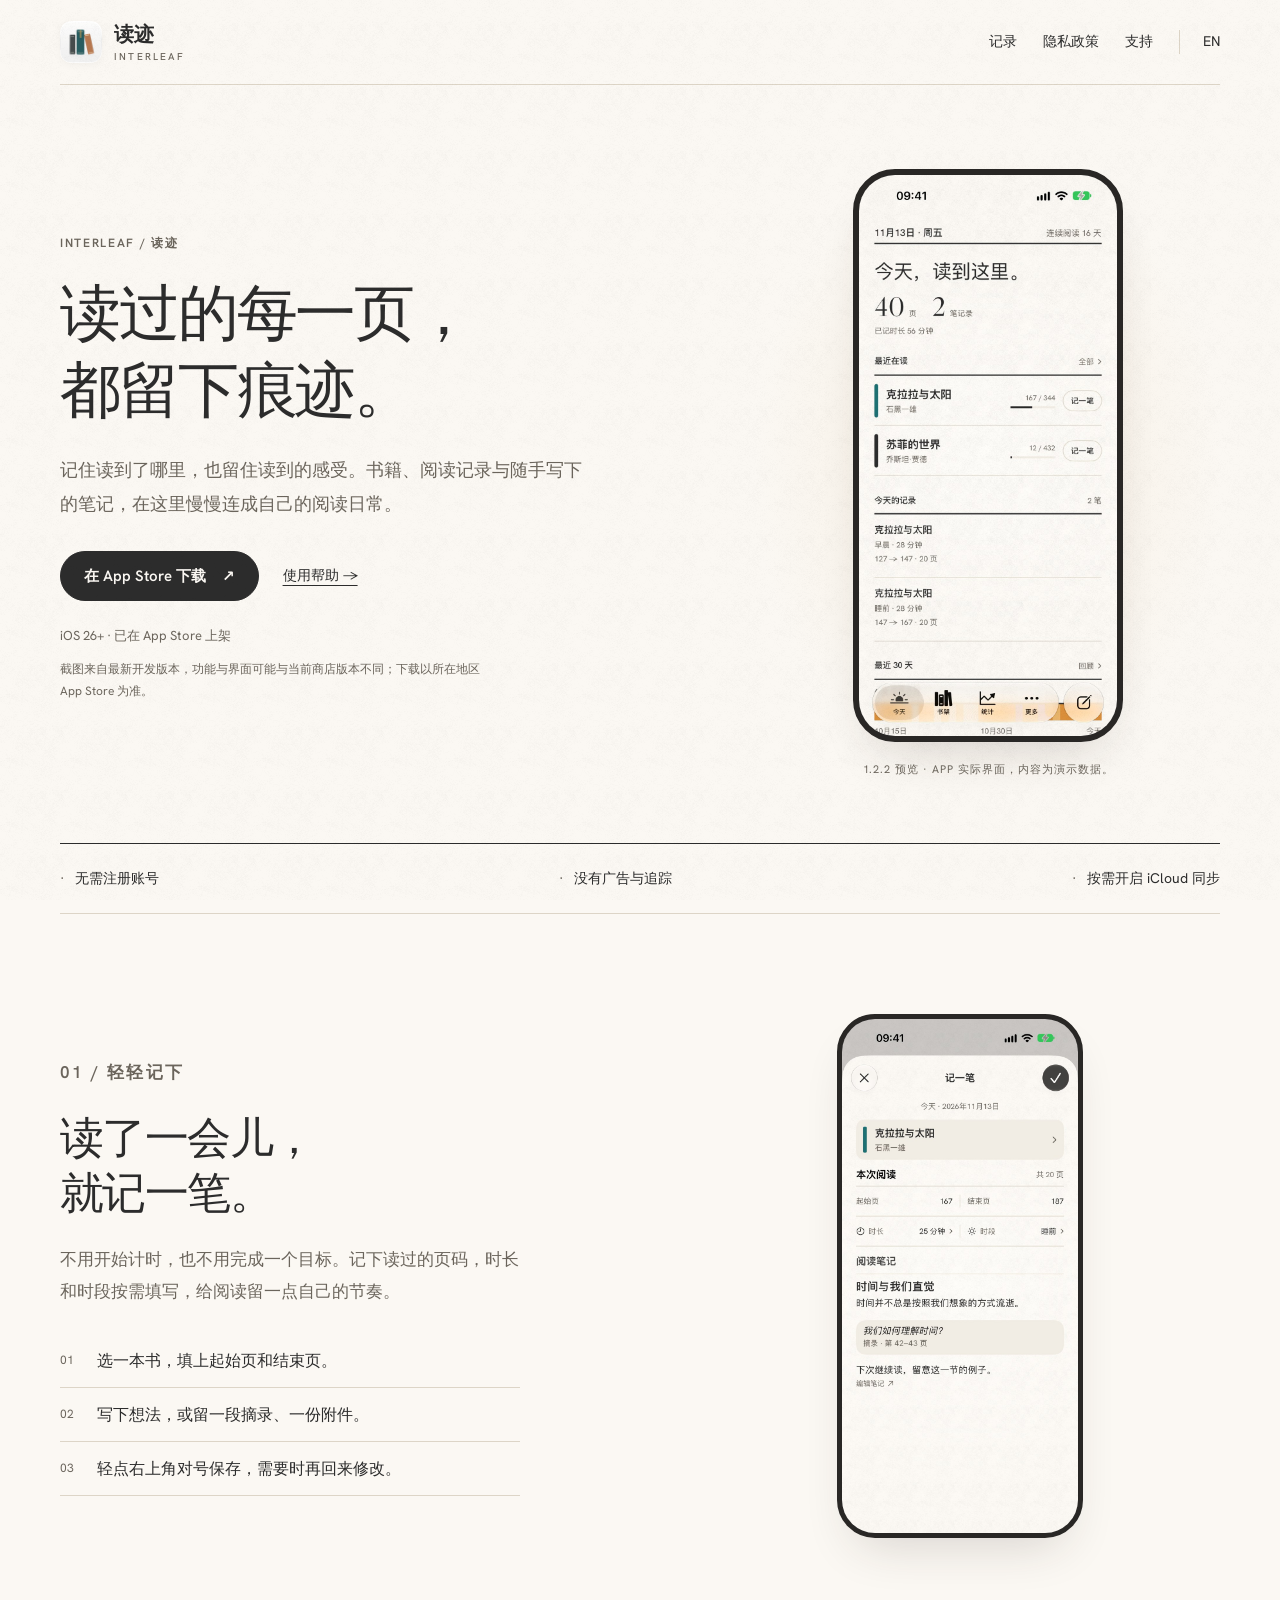
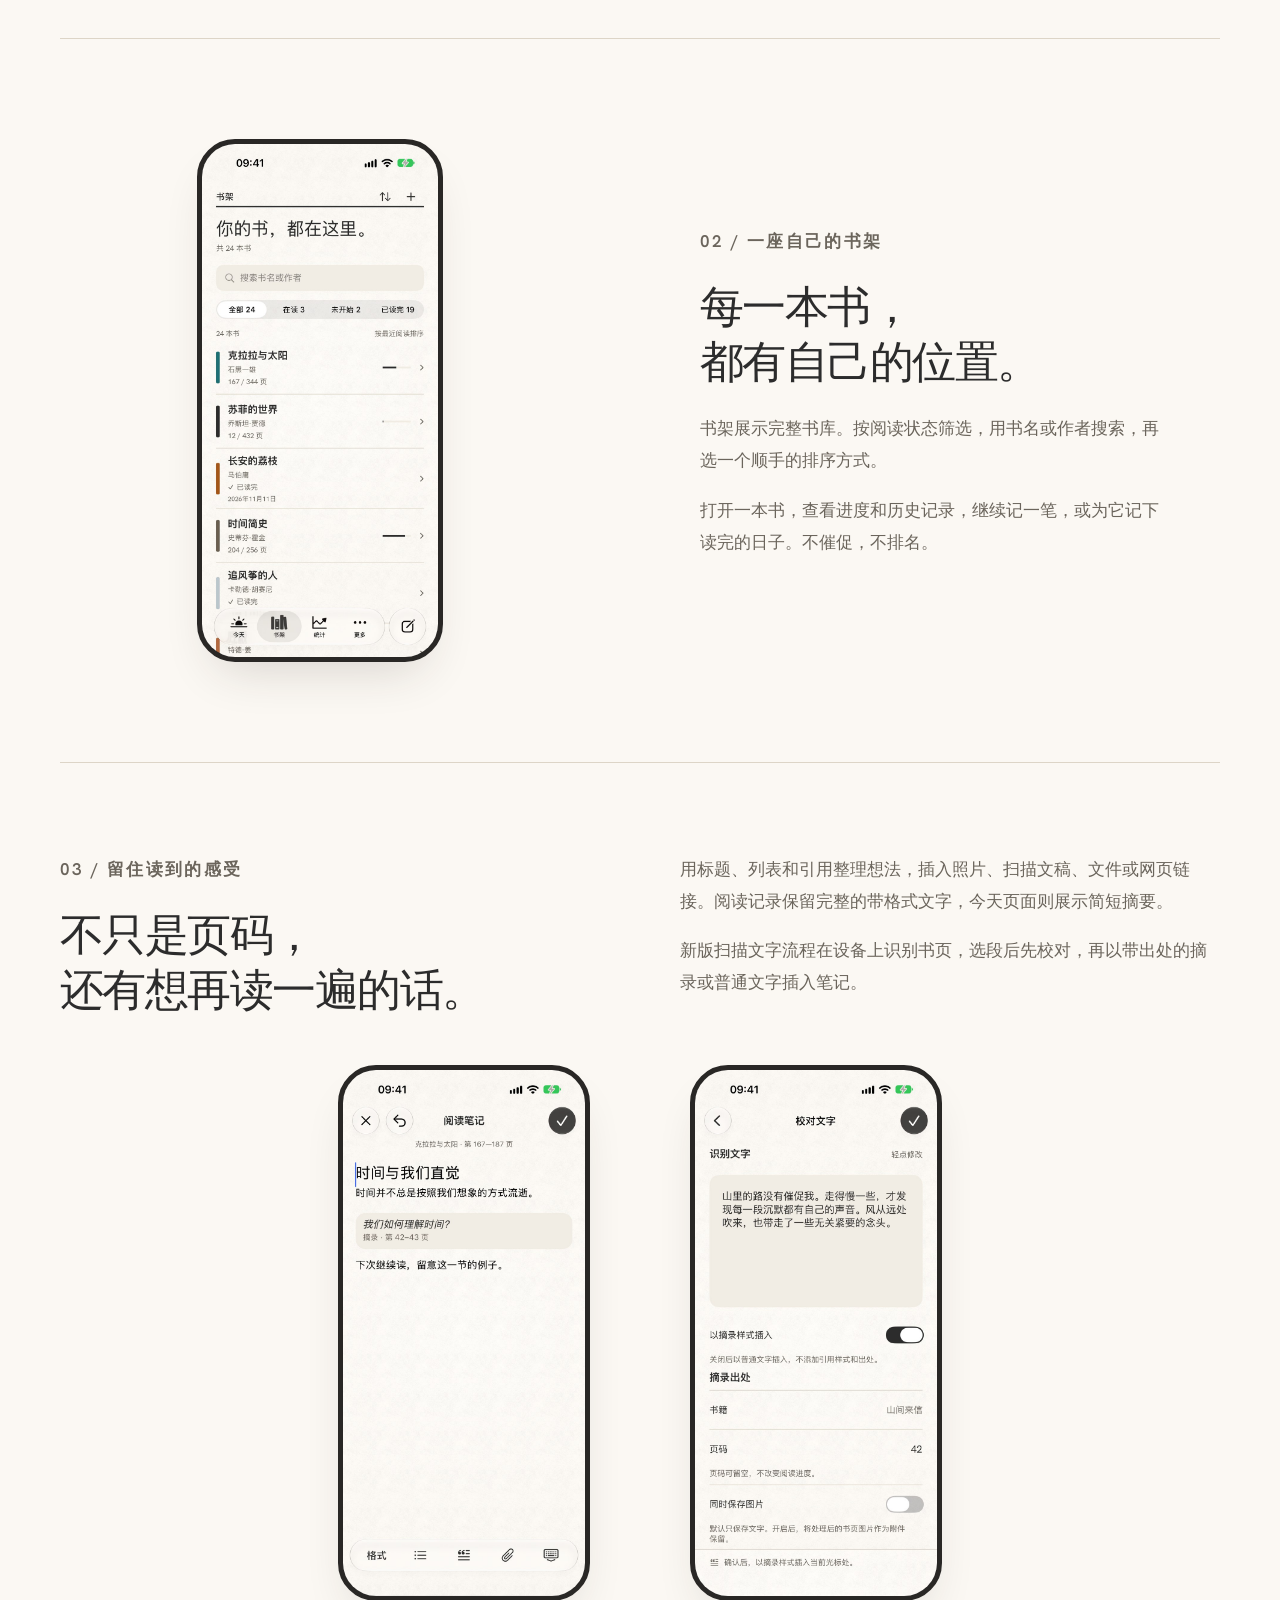
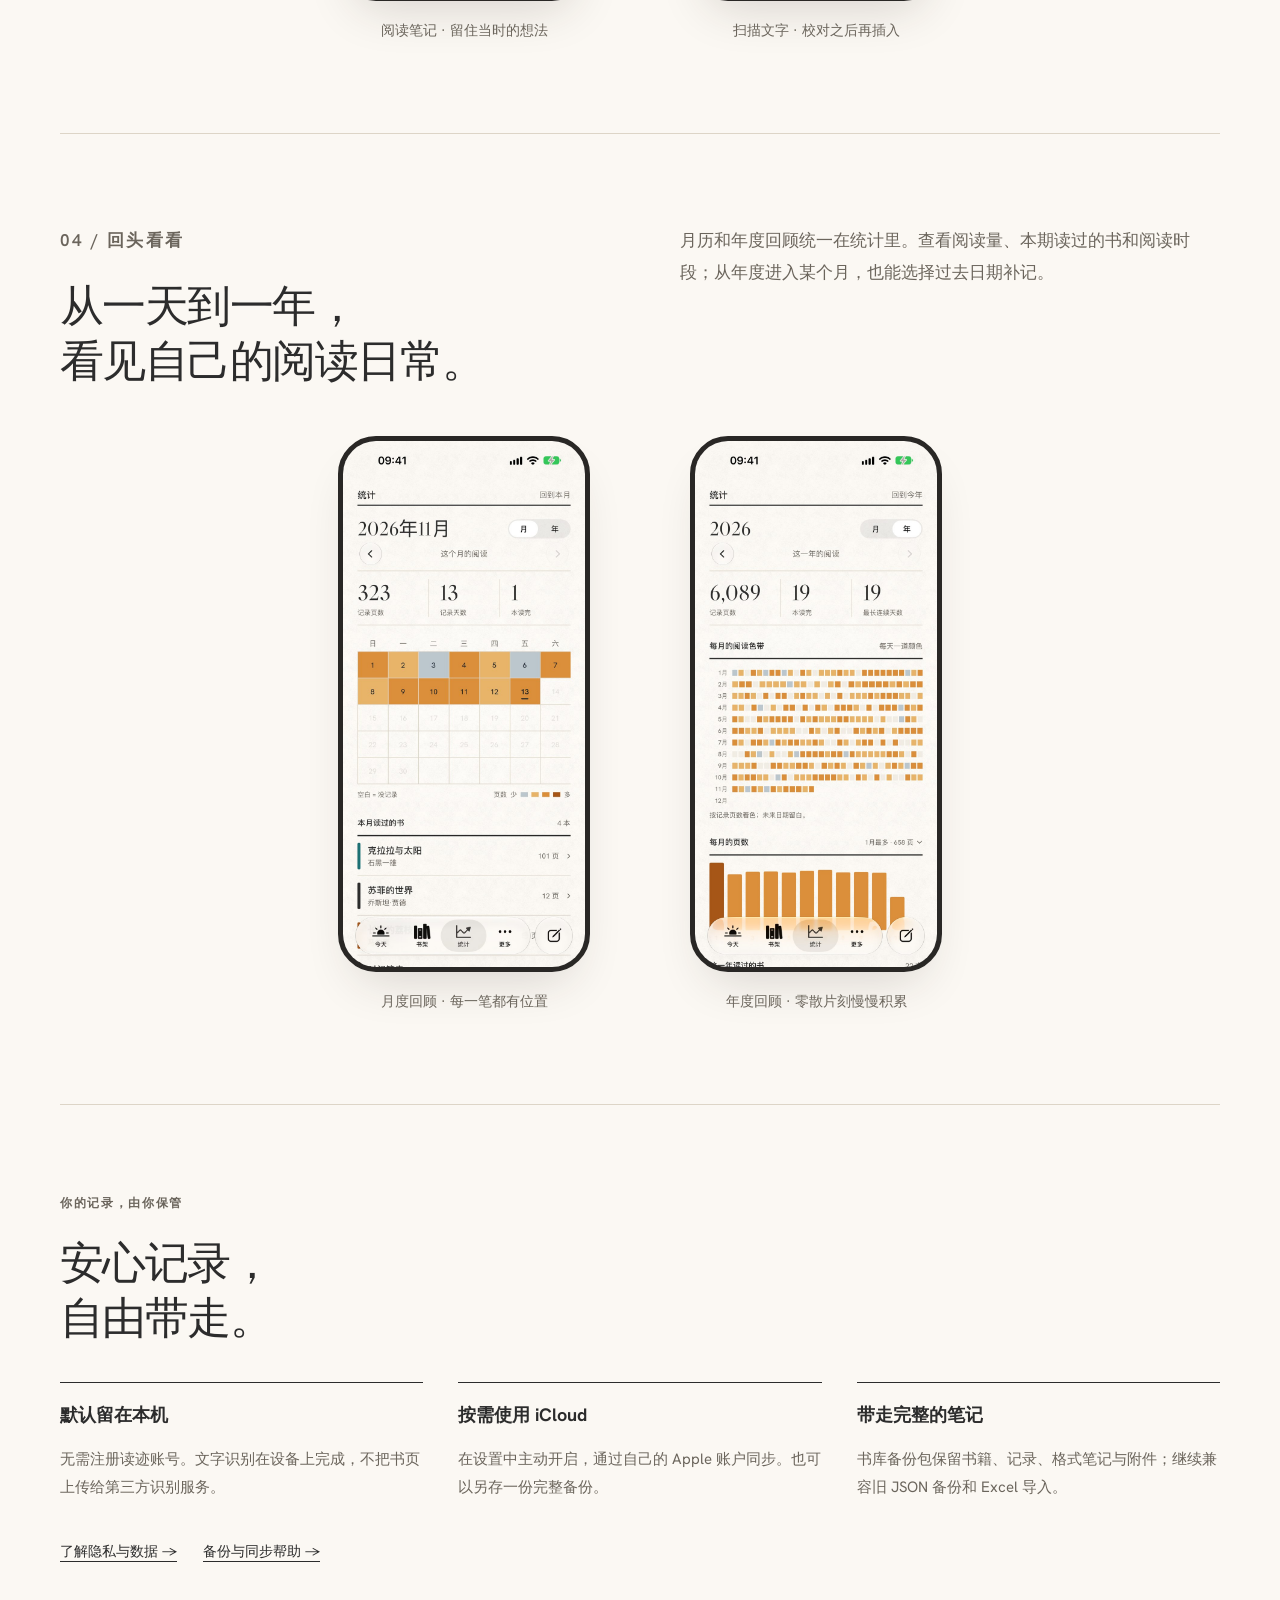
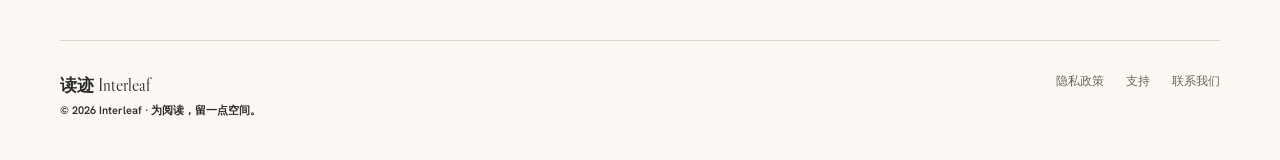
<file: index.html>
<!doctype html><html lang="zh-Hans"><head><meta charset="utf-8"><meta name="viewport" content="width=device-width, initial-scale=1"><title>读迹 Interleaf — 安静的阅读记录本</title><meta name="description" content="用读迹管理书架、记录阅读、回顾月历与年度统计，保存格式笔记、摘录和附件。无需注册，按需开启 iCloud 同步。"><meta name="theme-color" content="#fbf8f3"><link rel="icon" type="image/png" href="assets/app-icon.png?v=20261111-natural-white"><link rel="apple-touch-icon" sizes="180x180" href="assets/app-icon.png?v=20261111-natural-white"><link rel="stylesheet" href="assets/site.css?v=20261113-122"><link rel="canonical" href="https://interleaf-app.github.io/interleaf-legal/"><link rel="alternate" hreflang="en" href="https://interleaf-app.github.io/interleaf-legal/en/"></head><body><a class="skip-link" href="#main">跳至正文</a><header class="site-header wrap"><a class="brand" href="index.html" aria-label="读迹首页"><img src="assets/app-icon.png?v=20261111-natural-white" alt="" width="40" height="40"><span class="brand-name">读迹<span class="brand-en">INTERLEAF</span></span></a><nav aria-label="主导航"><a class="section-link" href="index.html#record">记录</a><a href="privacy/index.html">隐私政策</a><a href="support/index.html">支持</a><a class="language" href="en/index.html" lang="en">EN</a></nav></header><main id="main">
<section class="hero wrap"><div><p class="eyebrow">INTERLEAF / 读迹</p><h1>读过的每一页，<br>都留下痕迹。</h1><p class="intro">记住读到了哪里，也留住读到的感受。书籍、阅读记录与随手写下的笔记，在这里慢慢连成自己的阅读日常。</p><div class="hero-actions"><a class="button button-primary" href="https://apps.apple.com/app/id6832427117">在 App Store 下载 <span aria-hidden="true">↗</span></a><a class="text-link" href="support/index.html">使用帮助 →</a></div><p class="availability">iOS 26+ · 已在 App Store 上架</p><p class="release-note">截图来自最新开发版本，功能与界面可能与当前商店版本不同；下载以所在地区 App Store 为准。</p></div><figure class="hero-visual"><div class="phone"><img src="assets/screens/today-zh.jpg?v=122-20261113" alt="今天页面：最近在读的书与当天阅读记录" width="402" height="874" fetchpriority="high" decoding="async"></div><figcaption class="screen-caption">1.2.2 预览 · App 实际界面，内容为演示数据。</figcaption></figure></section>
<div class="principles wrap"><span>无需注册账号</span><span>没有广告与追踪</span><span>按需开启 iCloud 同步</span></div>
<section class="feature wrap" id="record"><div class="feature-copy"><p class="eyebrow">01 / 轻轻记下</p><h2>读了一会儿，<br>就记一笔。</h2><p>不用开始计时，也不用完成一个目标。记下读过的页码，时长和时段按需填写，给阅读留一点自己的节奏。</p><ol class="steps"><li>选一本书，填上起始页和结束页。</li><li>写下想法，或留一段摘录、一份附件。</li><li>轻点右上角对号保存，需要时再回来修改。</li></ol></div><figure class="feature-visual"><div class="phone"><img src="assets/screens/record-zh.jpg?v=122-20261113" alt="紧凑的记一笔表单，包含页码、时长时段和带格式的笔记" width="402" height="874" loading="lazy" decoding="async"></div></figure></section>
<section class="feature wrap" id="library"><figure class="feature-visual"><div class="phone"><img src="assets/screens/library-zh.jpg?v=122-20261113" alt="完整书架，可按阅读状态筛选、书名或作者搜索并排序" width="402" height="874" loading="lazy" decoding="async"></div></figure><div class="feature-copy"><p class="eyebrow">02 / 一座自己的书架</p><h2>每一本书，<br>都有自己的位置。</h2><p>书架展示完整书库。按阅读状态筛选，用书名或作者搜索，再选一个顺手的排序方式。</p><p>打开一本书，查看进度和历史记录，继续记一笔，或为它记下读完的日子。不催促，不排名。</p></div></section>
<section class="review wrap" id="notes"><div class="review-heading"><div><p class="eyebrow">03 / 留住读到的感受</p><h2>不只是页码，<br>还有想再读一遍的话。</h2></div><div><p>用标题、列表和引用整理想法，插入照片、扫描文稿、文件或网页链接。阅读记录保留完整的带格式文字，今天页面则展示简短摘要。</p><p>新版扫描文字流程在设备上识别书页，选段后先校对，再以带出处的摘录或普通文字插入笔记。</p></div></div><div class="screens"><figure><div class="phone"><img src="assets/screens/notes-zh.jpg?v=122-20261113" alt="全屏阅读笔记，展示格式文字和摘录出处" width="402" height="874" loading="lazy" decoding="async"></div><figcaption>阅读笔记 · 留住当时的想法</figcaption></figure><figure><div class="phone"><img src="assets/screens/scan-zh.jpg?v=122-20261113" alt="扫描后的校对文字页，可选择摘录样式或普通文字插入" width="402" height="874" loading="lazy" decoding="async"></div><figcaption>扫描文字 · 校对之后再插入</figcaption></figure></div></section>
<section class="review wrap" id="review"><div class="review-heading"><div><p class="eyebrow">04 / 回头看看</p><h2>从一天到一年，<br>看见自己的阅读日常。</h2></div><p>月历和年度回顾统一在统计里。查看阅读量、本期读过的书和阅读时段；从年度进入某个月，也能选择过去日期补记。</p></div><div class="screens"><figure><div class="phone"><img src="assets/screens/month-zh.jpg?v=122-20261113" alt="月度阅读日历与本月读过的书" width="402" height="874" loading="lazy" decoding="async"></div><figcaption>月度回顾 · 每一笔都有位置</figcaption></figure><figure><div class="phone"><img src="assets/screens/year-zh.jpg?v=122-20261113" alt="年度阅读色带与每月阅读页数" width="402" height="874" loading="lazy" decoding="async"></div><figcaption>年度回顾 · 零散片刻慢慢积累</figcaption></figure></div></section>
<section class="trust wrap"><div class="trust-head"><p class="eyebrow">你的记录，由你保管</p><h2>安心记录，<br>自由带走。</h2></div><div class="trust-grid"><div><h3>默认留在本机</h3><p>无需注册读迹账号。文字识别在设备上完成，不把书页上传给第三方识别服务。</p></div><div><h3>按需使用 iCloud</h3><p>在设置中主动开启，通过自己的 Apple 账户同步。也可以另存一份完整备份。</p></div><div><h3>带走完整的笔记</h3><p>书库备份包保留书籍、记录、格式笔记与附件；继续兼容旧 JSON 备份和 Excel 导入。</p></div></div><div class="trust-links"><a class="text-link" href="privacy/index.html">了解隐私与数据 →</a><a class="text-link" href="support/index.html">备份与同步帮助 →</a></div></section></main><footer class="site-footer wrap"><div class="footer-brand">读迹 <span class="serif">Interleaf</span><p class="footer-note">© 2026 Interleaf · 为阅读，留一点空间。</p></div><div class="footer-links"><a href="privacy/index.html">隐私政策</a><a href="support/index.html">支持</a><a href="mailto:krystal.11381@outlook.com">联系我们</a></div></footer></body></html>
</file>
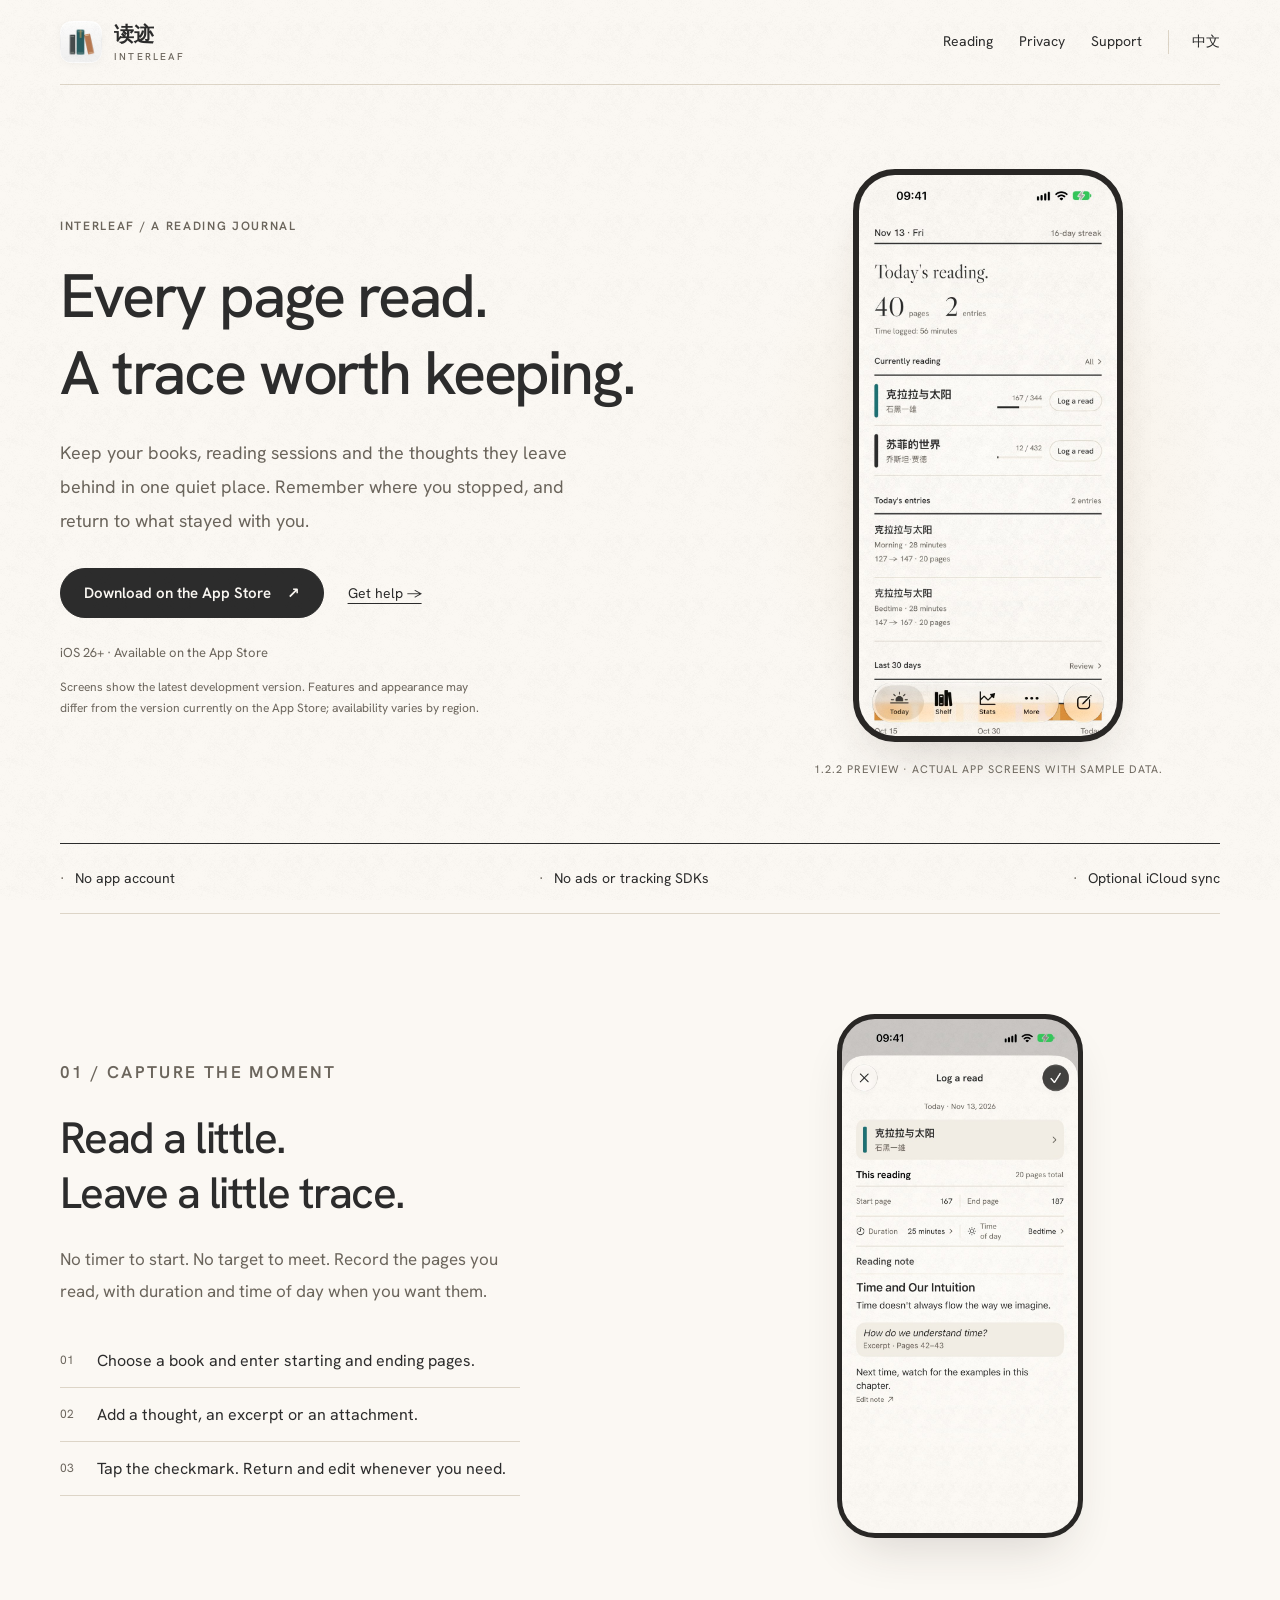
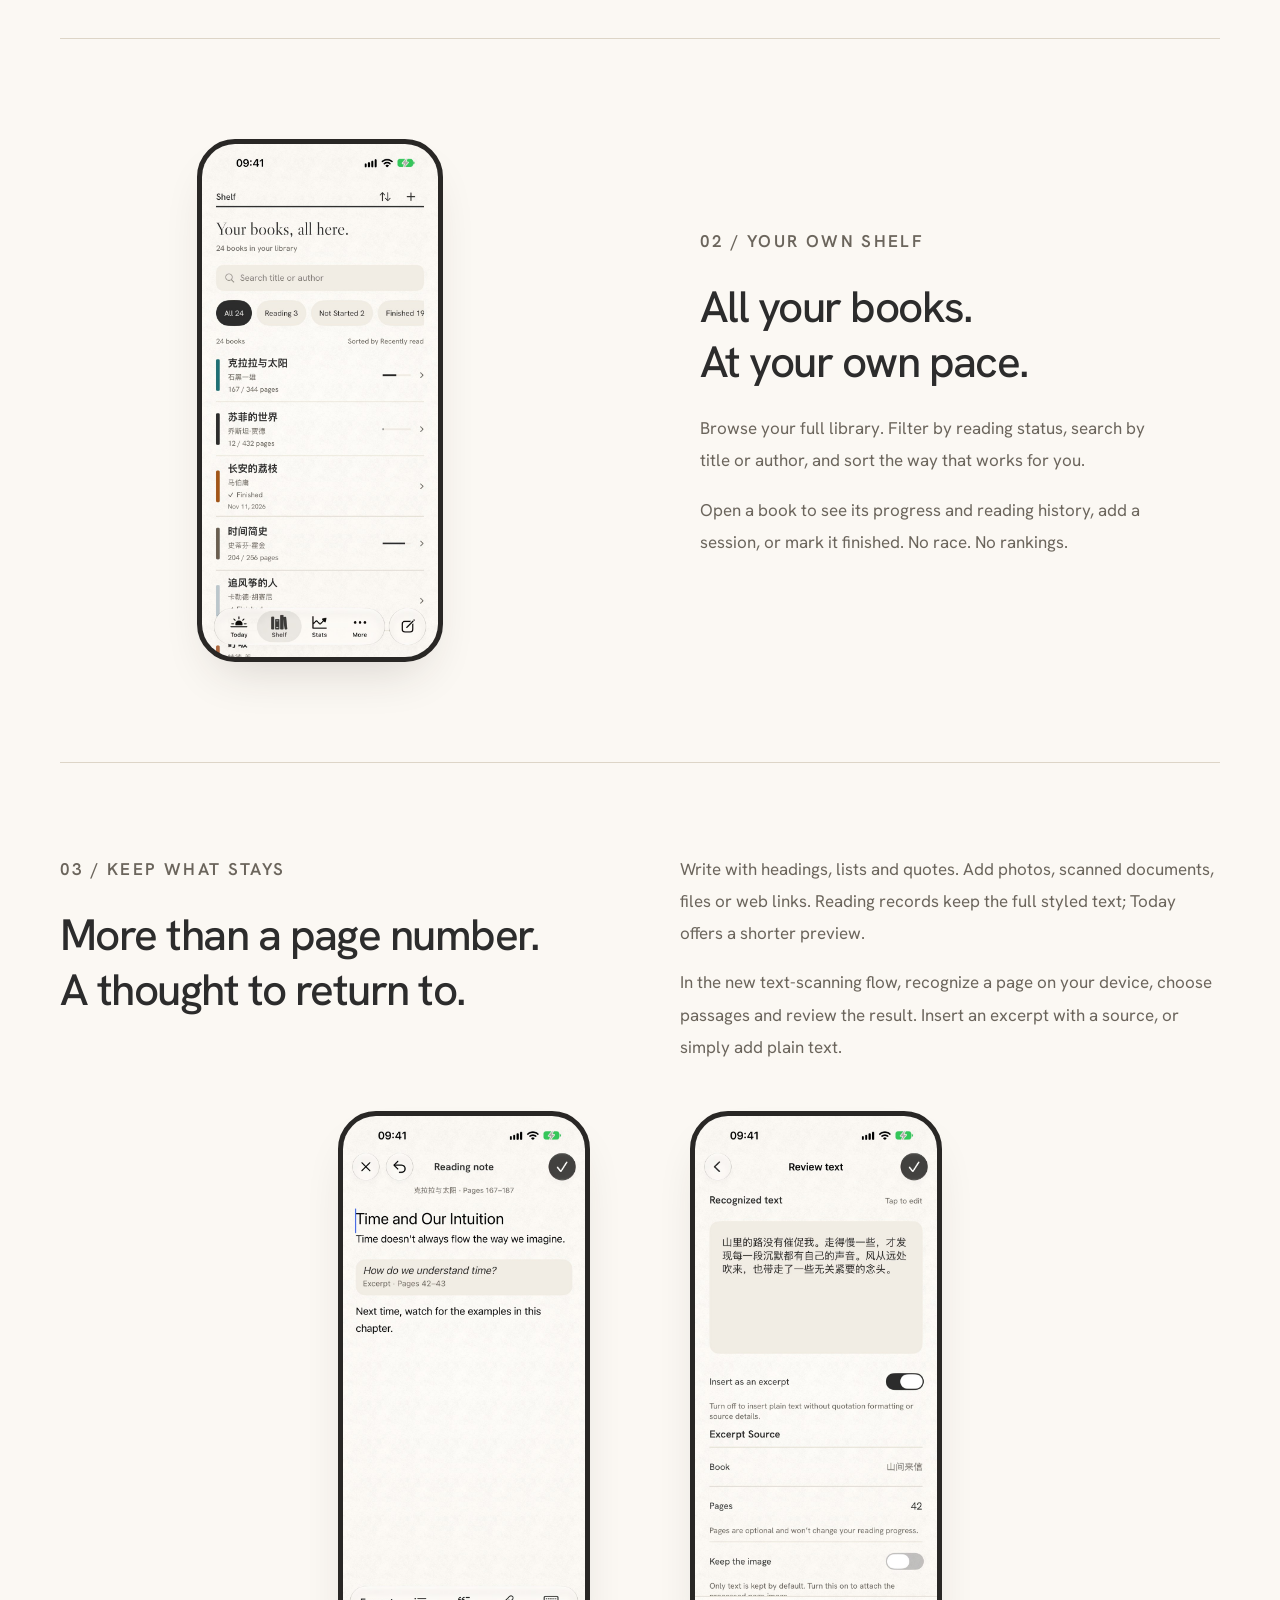
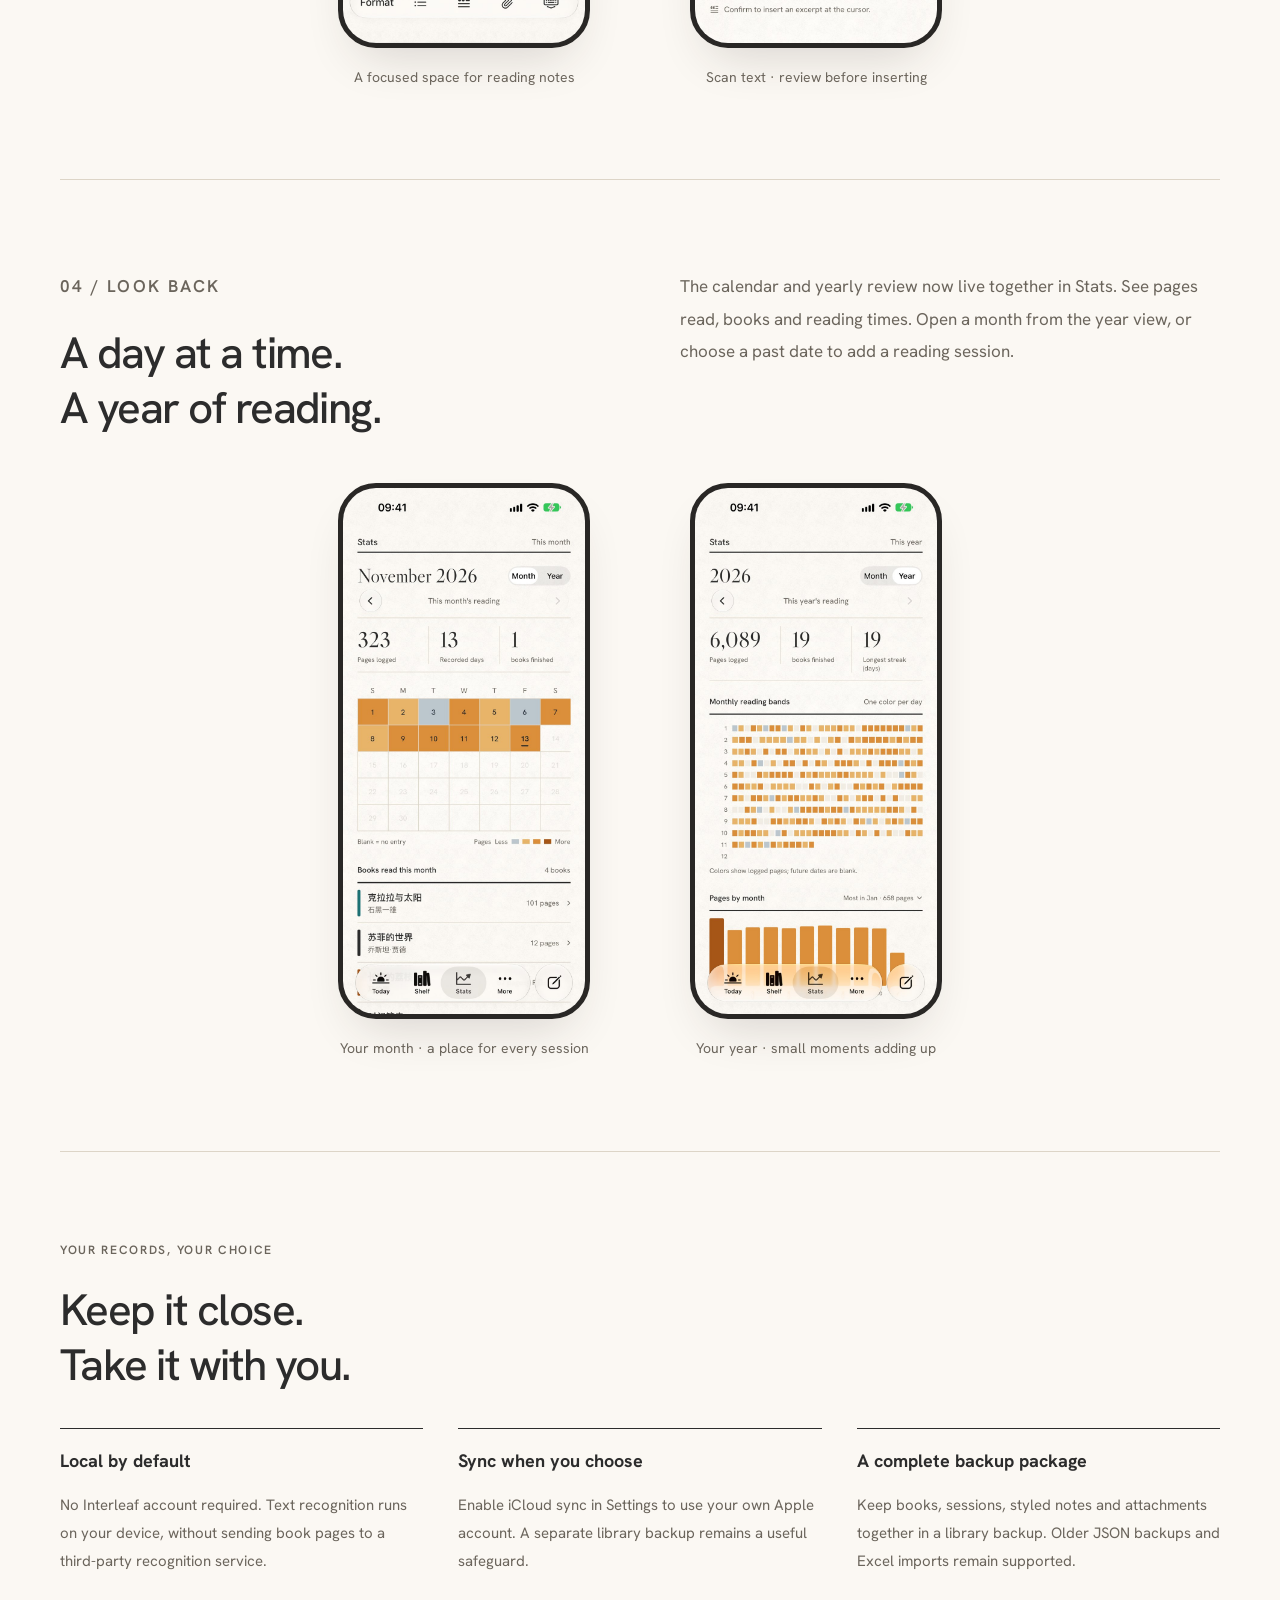
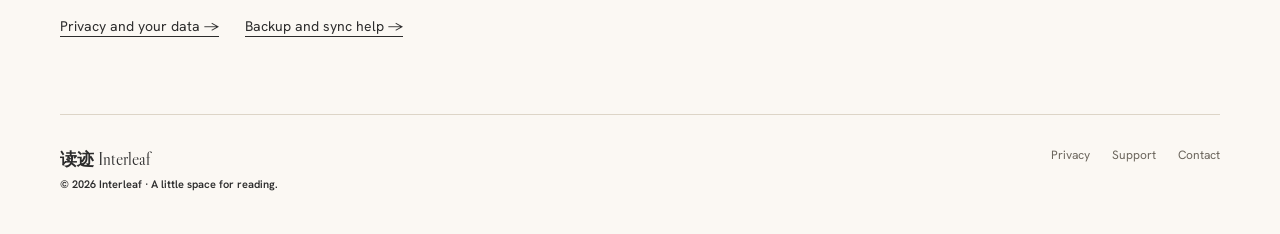
<file: en/index.html>
<!doctype html><html lang="en"><head><meta charset="utf-8"><meta name="viewport" content="width=device-width, initial-scale=1"><title>Interleaf — A quiet reading journal</title><meta name="description" content="Keep your library, reading sessions, styled notes and attachments together. Look back with monthly and yearly stats, with optional iCloud sync."><meta name="theme-color" content="#fbf8f3"><link rel="icon" type="image/png" href="../assets/app-icon.png?v=20261111-natural-white"><link rel="apple-touch-icon" sizes="180x180" href="../assets/app-icon.png?v=20261111-natural-white"><link rel="stylesheet" href="../assets/site.css?v=20261113-122"><link rel="canonical" href="https://interleaf-app.github.io/interleaf-legal/en/"><link rel="alternate" hreflang="zh-Hans" href="https://interleaf-app.github.io/interleaf-legal/"></head><body><a class="skip-link" href="#main">Skip to content</a><header class="site-header wrap"><a class="brand" href="index.html" aria-label="Interleaf home"><img src="../assets/app-icon.png?v=20261111-natural-white" alt="" width="40" height="40"><span class="brand-name">读迹<span class="brand-en">INTERLEAF</span></span></a><nav aria-label="Main navigation"><a class="section-link" href="index.html#record">Reading</a><a href="privacy/index.html">Privacy</a><a href="support/index.html">Support</a><a class="language" href="../index.html" lang="zh-Hans">中文</a></nav></header><main id="main">
<section class="hero wrap"><div><p class="eyebrow">INTERLEAF / A READING JOURNAL</p><h1>Every page read.<br>A trace worth keeping.</h1><p class="intro">Keep your books, reading sessions and the thoughts they leave behind in one quiet place. Remember where you stopped, and return to what stayed with you.</p><div class="hero-actions"><a class="button button-primary" href="https://apps.apple.com/app/id6832427117">Download on the App Store <span aria-hidden="true">↗</span></a><a class="text-link" href="support/index.html">Get help →</a></div><p class="availability">iOS 26+ · Available on the App Store</p><p class="release-note">Screens show the latest development version. Features and appearance may differ from the version currently on the App Store; availability varies by region.</p></div><figure class="hero-visual"><div class="phone"><img src="../assets/screens/today-en.jpg?v=122-20261113" alt="Today: recent books and reading entries" width="402" height="874" fetchpriority="high" decoding="async"></div><figcaption class="screen-caption">1.2.2 preview · Actual app screens with sample data.</figcaption></figure></section>
<div class="principles wrap"><span>No app account</span><span>No ads or tracking SDKs</span><span>Optional iCloud sync</span></div>
<section class="feature wrap" id="record"><div class="feature-copy"><p class="eyebrow">01 / CAPTURE THE MOMENT</p><h2>Read a little.<br>Leave a little trace.</h2><p>No timer to start. No target to meet. Record the pages you read, with duration and time of day when you want them.</p><ol class="steps"><li>Choose a book and enter starting and ending pages.</li><li>Add a thought, an excerpt or an attachment.</li><li>Tap the checkmark. Return and edit whenever you need.</li></ol></div><figure class="feature-visual"><div class="phone"><img src="../assets/screens/record-en.jpg?v=122-20261113" alt="Compact reading form with pages, duration, time of day and a formatted note" width="402" height="874" loading="lazy" decoding="async"></div></figure></section>
<section class="feature wrap" id="library"><figure class="feature-visual"><div class="phone"><img src="../assets/screens/library-en.jpg?v=122-20261113" alt="Full library with reading status filters, title and author search, and sorting" width="402" height="874" loading="lazy" decoding="async"></div></figure><div class="feature-copy"><p class="eyebrow">02 / YOUR OWN SHELF</p><h2>All your books.<br>At your own pace.</h2><p>Browse your full library. Filter by reading status, search by title or author, and sort the way that works for you.</p><p>Open a book to see its progress and reading history, add a session, or mark it finished. No race. No rankings.</p></div></section>
<section class="review wrap" id="notes"><div class="review-heading"><div><p class="eyebrow">03 / KEEP WHAT STAYS</p><h2>More than a page number.<br>A thought to return to.</h2></div><div><p>Write with headings, lists and quotes. Add photos, scanned documents, files or web links. Reading records keep the full styled text; Today offers a shorter preview.</p><p>In the new text-scanning flow, recognize a page on your device, choose passages and review the result. Insert an excerpt with a source, or simply add plain text.</p></div></div><div class="screens"><figure><div class="phone"><img src="../assets/screens/notes-en.jpg?v=122-20261113" alt="Full-screen reading note with formatted text and excerpt source" width="402" height="874" loading="lazy" decoding="async"></div><figcaption>A focused space for reading notes</figcaption></figure><figure><div class="phone"><img src="../assets/screens/scan-en.jpg?v=122-20261113" alt="Review recognized text and choose excerpt or plain text insertion" width="402" height="874" loading="lazy" decoding="async"></div><figcaption>Scan text · review before inserting</figcaption></figure></div></section>
<section class="review wrap" id="review"><div class="review-heading"><div><p class="eyebrow">04 / LOOK BACK</p><h2>A day at a time.<br>A year of reading.</h2></div><p>The calendar and yearly review now live together in Stats. See pages read, books and reading times. Open a month from the year view, or choose a past date to add a reading session.</p></div><div class="screens"><figure><div class="phone"><img src="../assets/screens/month-en.jpg?v=122-20261113" alt="Monthly reading calendar and books read this month" width="402" height="874" loading="lazy" decoding="async"></div><figcaption>Your month · a place for every session</figcaption></figure><figure><div class="phone"><img src="../assets/screens/year-en.jpg?v=122-20261113" alt="Yearly reading overview with daily reading bands and monthly pages" width="402" height="874" loading="lazy" decoding="async"></div><figcaption>Your year · small moments adding up</figcaption></figure></div></section>
<section class="trust wrap"><div class="trust-head"><p class="eyebrow">YOUR RECORDS, YOUR CHOICE</p><h2>Keep it close.<br>Take it with you.</h2></div><div class="trust-grid"><div><h3>Local by default</h3><p>No Interleaf account required. Text recognition runs on your device, without sending book pages to a third-party recognition service.</p></div><div><h3>Sync when you choose</h3><p>Enable iCloud sync in Settings to use your own Apple account. A separate library backup remains a useful safeguard.</p></div><div><h3>A complete backup package</h3><p>Keep books, sessions, styled notes and attachments together in a library backup. Older JSON backups and Excel imports remain supported.</p></div></div><div class="trust-links"><a class="text-link" href="privacy/index.html">Privacy and your data →</a><a class="text-link" href="support/index.html">Backup and sync help →</a></div></section></main><footer class="site-footer wrap"><div class="footer-brand">读迹 <span class="serif">Interleaf</span><p class="footer-note">© 2026 Interleaf · A little space for reading.</p></div><div class="footer-links"><a href="privacy/index.html">Privacy</a><a href="support/index.html">Support</a><a href="mailto:krystal.11381@outlook.com">Contact</a></div></footer></body></html>
</file>
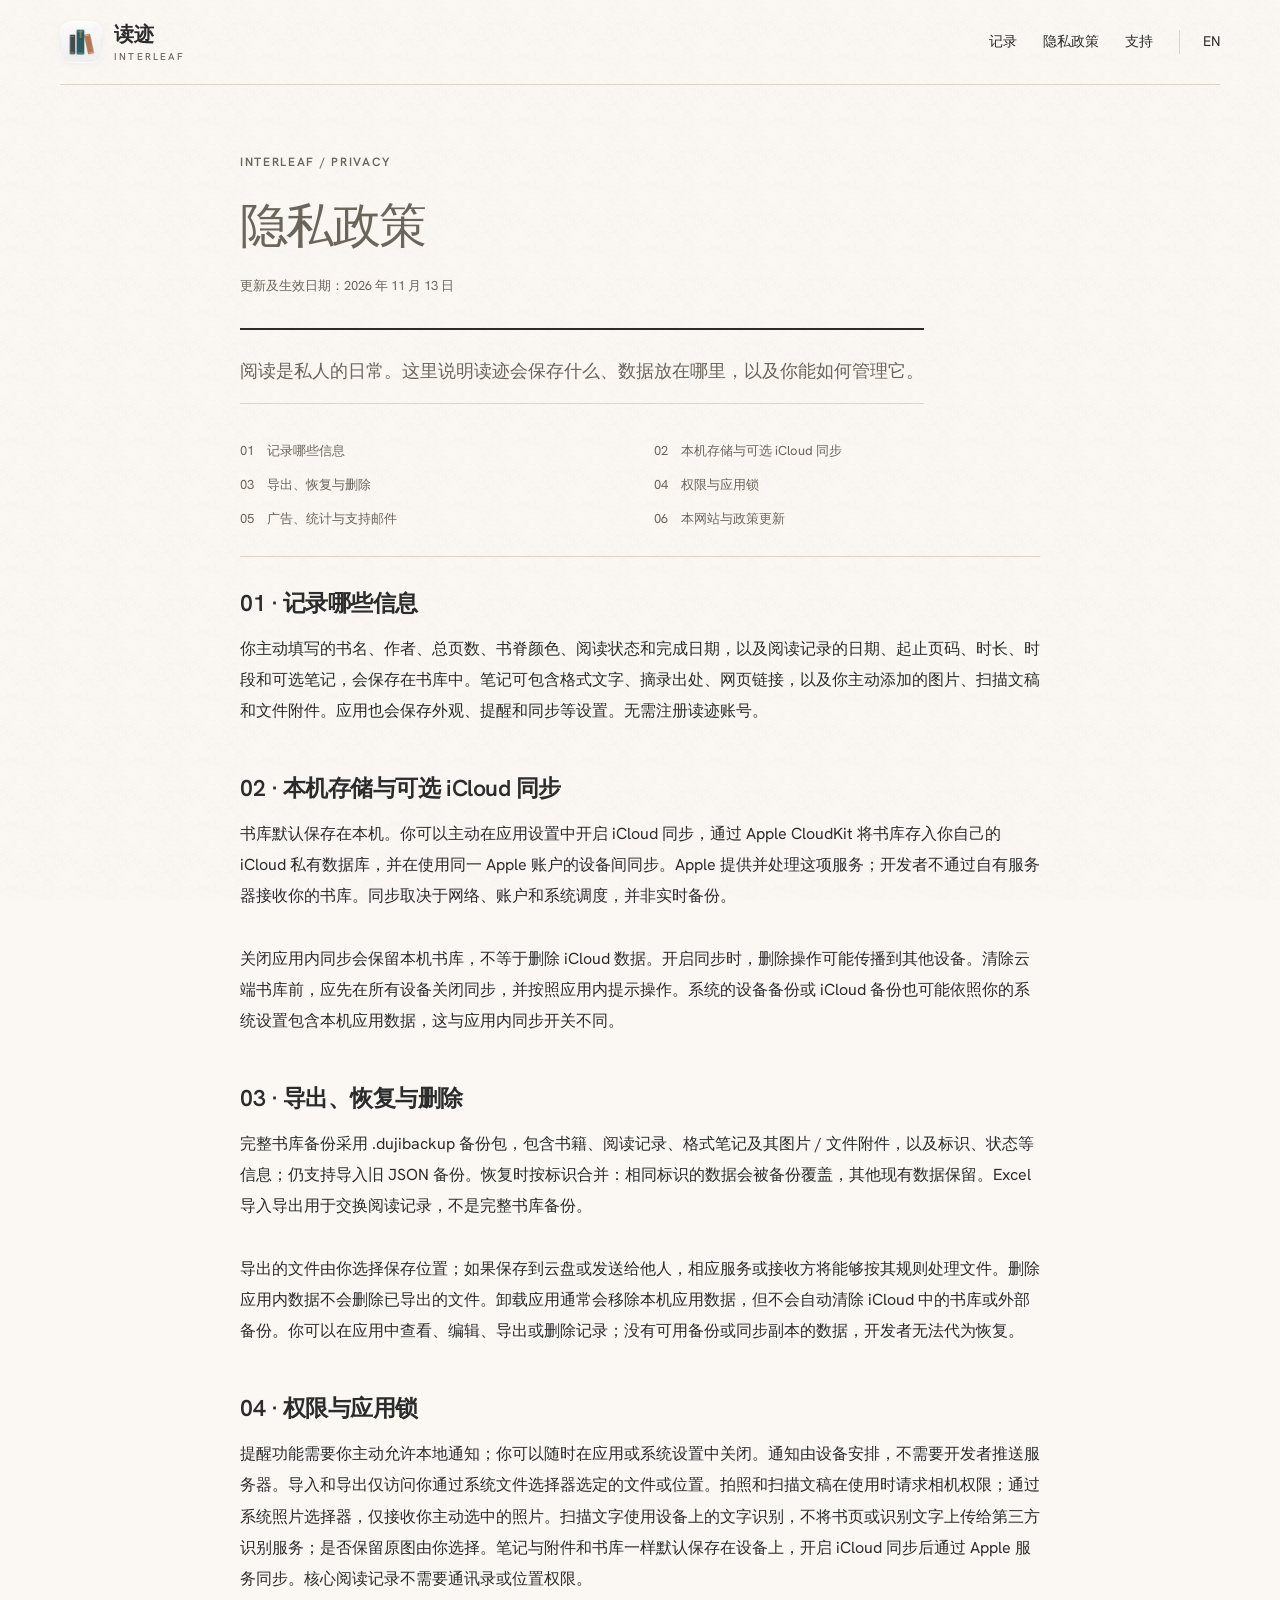
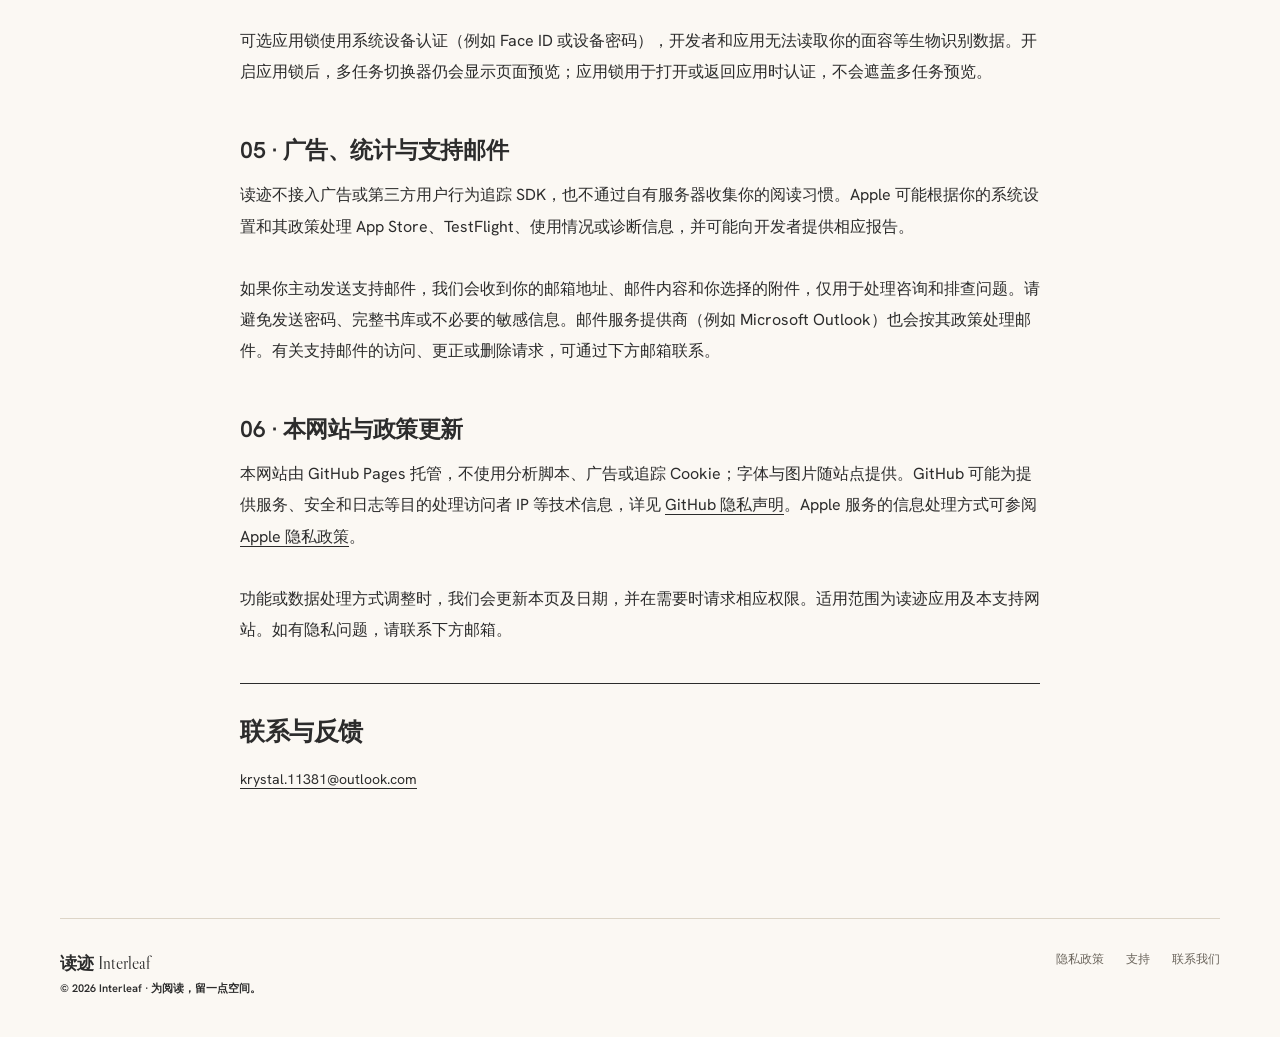
<file: privacy/index.html>
<!doctype html><html lang="zh-Hans"><head><meta charset="utf-8"><meta name="viewport" content="width=device-width, initial-scale=1"><title>隐私政策 · Interleaf</title><meta name="description" content="了解读迹的本机存储、iCloud 同步、备份、应用锁与隐私选择。"><meta name="theme-color" content="#fbf8f3"><link rel="icon" type="image/png" href="../assets/app-icon.png?v=20261111-natural-white"><link rel="apple-touch-icon" sizes="180x180" href="../assets/app-icon.png?v=20261111-natural-white"><link rel="stylesheet" href="../assets/site.css?v=20261113-122"><link rel="canonical" href="https://interleaf-app.github.io/interleaf-legal/privacy/"><link rel="alternate" hreflang="en" href="https://interleaf-app.github.io/interleaf-legal/en/privacy/"></head><body><a class="skip-link" href="#main">跳至正文</a><header class="site-header wrap"><a class="brand" href="../index.html" aria-label="读迹首页"><img src="../assets/app-icon.png?v=20261111-natural-white" alt="" width="40" height="40"><span class="brand-name">读迹<span class="brand-en">INTERLEAF</span></span></a><nav aria-label="主导航"><a class="section-link" href="../index.html#record">记录</a><a href="index.html">隐私政策</a><a href="../support/index.html">支持</a><a class="language" href="../en/privacy/index.html" lang="en">EN</a></nav></header><main id="main" class="page wrap"><div class="page-intro"><p class="eyebrow">INTERLEAF / PRIVACY</p><h1>隐私政策</h1><p class="meta">更新及生效日期：2026 年 11 月 13 日</p><p class="summary">阅读是私人的日常。这里说明读迹会保存什么、数据放在哪里，以及你能如何管理它。</p></div><ol class="toc"><li><a href="#section-1">记录哪些信息</a></li><li><a href="#section-2">本机存储与可选 iCloud 同步</a></li><li><a href="#section-3">导出、恢复与删除</a></li><li><a href="#section-4">权限与应用锁</a></li><li><a href="#section-5">广告、统计与支持邮件</a></li><li><a href="#section-6">本网站与政策更新</a></li></ol><div class="prose"><section id="section-1"><h2>01 · 记录哪些信息</h2><p>你主动填写的书名、作者、总页数、书脊颜色、阅读状态和完成日期，以及阅读记录的日期、起止页码、时长、时段和可选笔记，会保存在书库中。笔记可包含格式文字、摘录出处、网页链接，以及你主动添加的图片、扫描文稿和文件附件。应用也会保存外观、提醒和同步等设置。无需注册读迹账号。</p></section><section id="section-2"><h2>02 · 本机存储与可选 iCloud 同步</h2><p>书库默认保存在本机。你可以主动在应用设置中开启 iCloud 同步，通过 Apple CloudKit 将书库存入你自己的 iCloud 私有数据库，并在使用同一 Apple 账户的设备间同步。Apple 提供并处理这项服务；开发者不通过自有服务器接收你的书库。同步取决于网络、账户和系统调度，并非实时备份。<br><br>关闭应用内同步会保留本机书库，不等于删除 iCloud 数据。开启同步时，删除操作可能传播到其他设备。清除云端书库前，应先在所有设备关闭同步，并按照应用内提示操作。系统的设备备份或 iCloud 备份也可能依照你的系统设置包含本机应用数据，这与应用内同步开关不同。</p></section><section id="section-3"><h2>03 · 导出、恢复与删除</h2><p>完整书库备份采用 .dujibackup 备份包，包含书籍、阅读记录、格式笔记及其图片 / 文件附件，以及标识、状态等信息；仍支持导入旧 JSON 备份。恢复时按标识合并：相同标识的数据会被备份覆盖，其他现有数据保留。Excel 导入导出用于交换阅读记录，不是完整书库备份。<br><br>导出的文件由你选择保存位置；如果保存到云盘或发送给他人，相应服务或接收方将能够按其规则处理文件。删除应用内数据不会删除已导出的文件。卸载应用通常会移除本机应用数据，但不会自动清除 iCloud 中的书库或外部备份。你可以在应用中查看、编辑、导出或删除记录；没有可用备份或同步副本的数据，开发者无法代为恢复。</p></section><section id="section-4"><h2>04 · 权限与应用锁</h2><p>提醒功能需要你主动允许本地通知；你可以随时在应用或系统设置中关闭。通知由设备安排，不需要开发者推送服务器。导入和导出仅访问你通过系统文件选择器选定的文件或位置。拍照和扫描文稿在使用时请求相机权限；通过系统照片选择器，仅接收你主动选中的照片。扫描文字使用设备上的文字识别，不将书页或识别文字上传给第三方识别服务；是否保留原图由你选择。笔记与附件和书库一样默认保存在设备上，开启 iCloud 同步后通过 Apple 服务同步。核心阅读记录不需要通讯录或位置权限。<br><br>可选应用锁使用系统设备认证（例如 Face ID 或设备密码），开发者和应用无法读取你的面容等生物识别数据。开启应用锁后，多任务切换器仍会显示页面预览；应用锁用于打开或返回应用时认证，不会遮盖多任务预览。</p></section><section id="section-5"><h2>05 · 广告、统计与支持邮件</h2><p>读迹不接入广告或第三方用户行为追踪 SDK，也不通过自有服务器收集你的阅读习惯。Apple 可能根据你的系统设置和其政策处理 App Store、TestFlight、使用情况或诊断信息，并可能向开发者提供相应报告。<br><br>如果你主动发送支持邮件，我们会收到你的邮箱地址、邮件内容和你选择的附件，仅用于处理咨询和排查问题。请避免发送密码、完整书库或不必要的敏感信息。邮件服务提供商（例如 Microsoft Outlook）也会按其政策处理邮件。有关支持邮件的访问、更正或删除请求，可通过下方邮箱联系。</p></section><section id="section-6"><h2>06 · 本网站与政策更新</h2><p>本网站由 GitHub Pages 托管，不使用分析脚本、广告或追踪 Cookie；字体与图片随站点提供。GitHub 可能为提供服务、安全和日志等目的处理访问者 IP 等技术信息，详见 <a href="https://docs.github.com/en/site-policy/privacy-policies/github-general-privacy-statement">GitHub 隐私声明</a>。Apple 服务的信息处理方式可参阅 <a href="https://www.apple.com/legal/privacy/">Apple 隐私政策</a>。<br><br>功能或数据处理方式调整时，我们会更新本页及日期，并在需要时请求相应权限。适用范围为读迹应用及本支持网站。如有隐私问题，请联系下方邮箱。</p></section><section class="contact"><h2>联系与反馈</h2><p><a class="text-link" href="mailto:krystal.11381@outlook.com">krystal.11381@outlook.com</a></p></section></div></main><footer class="site-footer wrap"><div class="footer-brand">读迹 <span class="serif">Interleaf</span><p class="footer-note">© 2026 Interleaf · 为阅读，留一点空间。</p></div><div class="footer-links"><a href="index.html">隐私政策</a><a href="../support/index.html">支持</a><a href="mailto:krystal.11381@outlook.com">联系我们</a></div></footer></body></html>
</file>
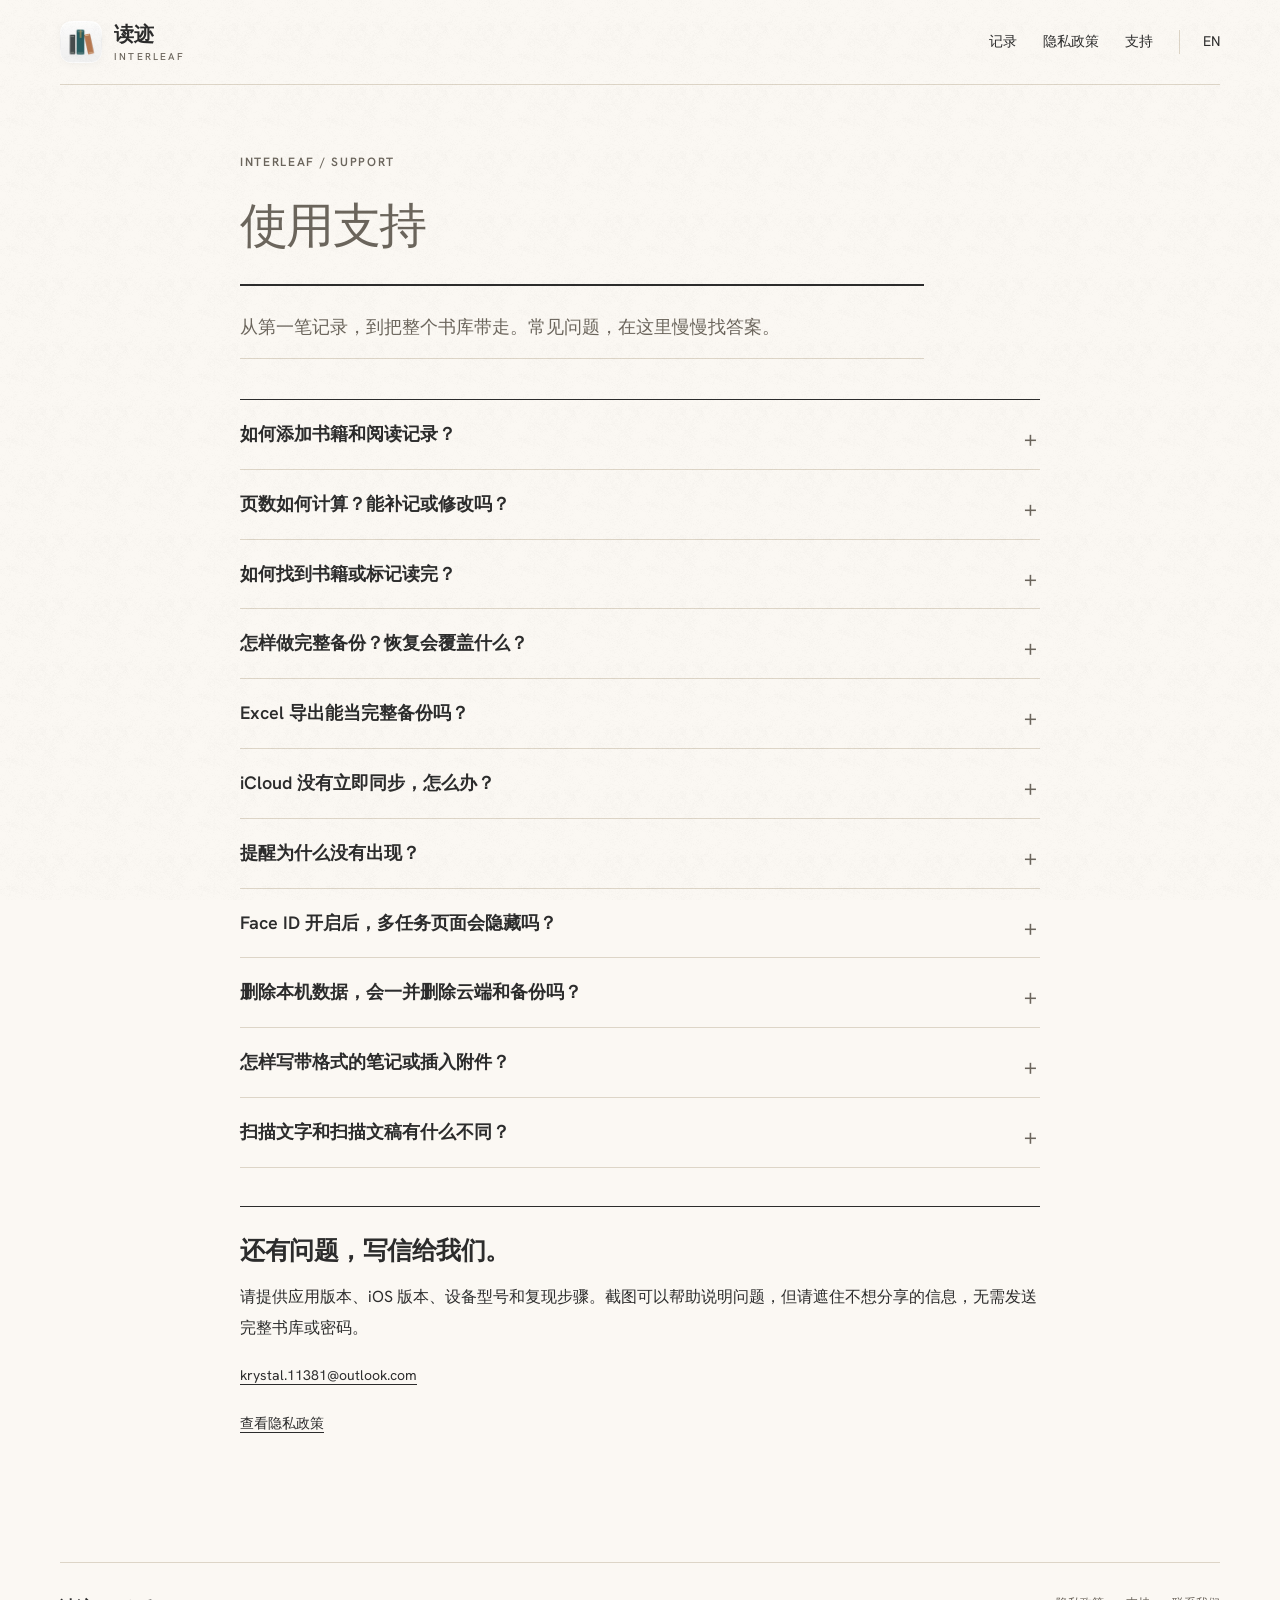
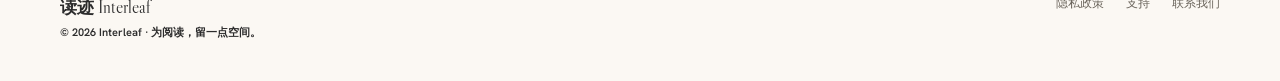
<file: support/index.html>
<!doctype html><html lang="zh-Hans"><head><meta charset="utf-8"><meta name="viewport" content="width=device-width, initial-scale=1"><title>使用支持 · Interleaf</title><meta name="description" content="读迹阅读记录、书籍管理、备份恢复、iCloud 同步与 Face ID 的常见问题。"><meta name="theme-color" content="#fbf8f3"><link rel="icon" type="image/png" href="../assets/app-icon.png?v=20261111-natural-white"><link rel="apple-touch-icon" sizes="180x180" href="../assets/app-icon.png?v=20261111-natural-white"><link rel="stylesheet" href="../assets/site.css?v=20261113-122"><link rel="canonical" href="https://interleaf-app.github.io/interleaf-legal/support/"><link rel="alternate" hreflang="en" href="https://interleaf-app.github.io/interleaf-legal/en/support/"></head><body><a class="skip-link" href="#main">跳至正文</a><header class="site-header wrap"><a class="brand" href="../index.html" aria-label="读迹首页"><img src="../assets/app-icon.png?v=20261111-natural-white" alt="" width="40" height="40"><span class="brand-name">读迹<span class="brand-en">INTERLEAF</span></span></a><nav aria-label="主导航"><a class="section-link" href="../index.html#record">记录</a><a href="../privacy/index.html">隐私政策</a><a href="index.html">支持</a><a class="language" href="../en/support/index.html" lang="en">EN</a></nav></header><main id="main" class="page wrap"><div class="page-intro"><p class="eyebrow">INTERLEAF / SUPPORT</p><h1>使用支持</h1><p class="summary">从第一笔记录，到把整个书库带走。常见问题，在这里慢慢找答案。</p></div><section class="faq" aria-label="常见问题"><details><summary>如何添加书籍和阅读记录？</summary><div class="answer"><p>在「书架」右上角点击加号添加书籍，填写书名；作者和总页数可以留空。点击右上角对号保存，左上角 × 取消。记阅读时，点击底栏独立的记一笔按钮，或书籍详情右上角的加号，选择书籍并填写起止页码。时长、时段与笔记均为可选。</p></div></details><details><summary>页数如何计算？能补记或修改吗？</summary><div class="answer"><p>阅读页数按结束页减去起始页计算，例如从第 20 页读到第 40 页记为 20 页。在「统计」的月历中选择过去日期可以补记。打开已有记录查看完整笔记，通过记录菜单编辑或删除。请确认日期和页码后保存。</p></div></details><details><summary>如何找到书籍或标记读完？</summary><div class="answer"><p>「书架」展示完整书库，可以按阅读状态筛选、按书名或作者搜索，并调整排序。书籍详情展示阅读进度、记录数量和累计时长；右上角加号用于记一笔，三个点菜单中可以编辑或删除书籍，也可以在详情里标记读完。读完后可恢复在读，目前不会为重读单独建立一轮记录。</p></div></details><details><summary>怎样做完整备份？恢复会覆盖什么？</summary><div class="answer"><p>在「更多」中导出完整书库备份包（.dujibackup），保存到你选择的位置。备份包保留书籍、阅读记录、格式笔记和图片 / 文件附件，并继续支持导入旧 JSON 备份。恢复前会显示预览，按标识合并；相同标识的内容由备份更新，其他现有内容保留。恢复前建议先另存当前书库。</p></div></details><details><summary>Excel 导出能当完整备份吗？</summary><div class="answer"><p>不能。Excel 用于阅读记录的交换与整理，不完整保留书库结构、格式笔记和附件。长期备份或迁移请使用完整书库备份包。导入前查看预览，重复导入时检查记录是否重复。</p></div></details><details><summary>iCloud 没有立即同步，怎么办？</summary><div class="answer"><p>确认各设备使用同一 Apple 账户、系统允许读迹使用 iCloud，并在读迹设置中主动开启同步。网络和系统调度可能导致延迟，可以稍后重新打开应用查看。iCloud 同步不能代替独立备份；删除也可能同步到其他设备。不要为排查同步问题直接卸载应用，以免丢失仅保存在本机的记录。</p></div></details><details><summary>提醒为什么没有出现？</summary><div class="answer"><p>检查系统通知权限、专注模式和应用内提醒时间。提醒使用本地通知，已经记录阅读的日期会跳过提醒。应用会安排未来一段时间（最多 14 天）的提醒，重新打开应用后更新安排。</p></div></details><details><summary>Face ID 开启后，多任务页面会隐藏吗？</summary><div class="answer"><p>不会。应用锁在打开或返回应用时使用系统认证，多任务页面仍显示内容。认证不可用时可按系统提示使用设备密码。开发者无法绕过设备认证；遇到问题请检查系统 Face ID 与密码设置，必要时联系支持，先不要卸载应用。</p></div></details><details><summary>删除本机数据，会一并删除云端和备份吗？</summary><div class="answer"><p>本机、iCloud 和导出的文件需要分别确认。开启同步时，应用内的删除可能传播到其他设备；关闭同步并不自动清空云端。清除云端书库前先在所有设备关闭同步，按照应用提示操作。保存在文件应用或云盘中的导出文件需要你自行删除。</p></div></details><details><summary>怎样写带格式的笔记或插入附件？</summary><div class="answer"><p>在记一笔或编辑阅读记录页面点击「编辑笔记」，打开全屏编辑器。格式面板支持标题、加粗、斜体等；列表提供项目符号、短划线和编号。附件菜单可插入照片、拍照、扫描文稿、文件、网页链接或分隔线。单个附件上限 10 MiB，每条笔记附件合计上限 20 MiB，最多 20 个附件。</p></div></details><details><summary>扫描文字和扫描文稿有什么不同？</summary><div class="answer"><p>扫描文稿将纸页保存为附件。新版「扫描文字」用设备上的文字识别提取内容：拍照或选择照片、选择段落、校对后插入。开启「以摘录样式插入」会保留出处；关闭后插入普通文字。摘录页码可选填，不改变阅读进度；「同时保存图片」可按需开启。截图展示 1.2.2 开发版，实际可用功能以安装版本为准。</p></div></details></section><section class="contact prose"><h2>还有问题，写信给我们。</h2><p>请提供应用版本、iOS 版本、设备型号和复现步骤。截图可以帮助说明问题，但请遮住不想分享的信息，无需发送完整书库或密码。</p><p><a class="text-link" href="mailto:krystal.11381@outlook.com?subject=Interleaf%20Support">krystal.11381@outlook.com</a></p><p><a class="back-link" href="../privacy/index.html">查看隐私政策</a></p></section></main><footer class="site-footer wrap"><div class="footer-brand">读迹 <span class="serif">Interleaf</span><p class="footer-note">© 2026 Interleaf · 为阅读，留一点空间。</p></div><div class="footer-links"><a href="../privacy/index.html">隐私政策</a><a href="index.html">支持</a><a href="mailto:krystal.11381@outlook.com">联系我们</a></div></footer></body></html>
</file>
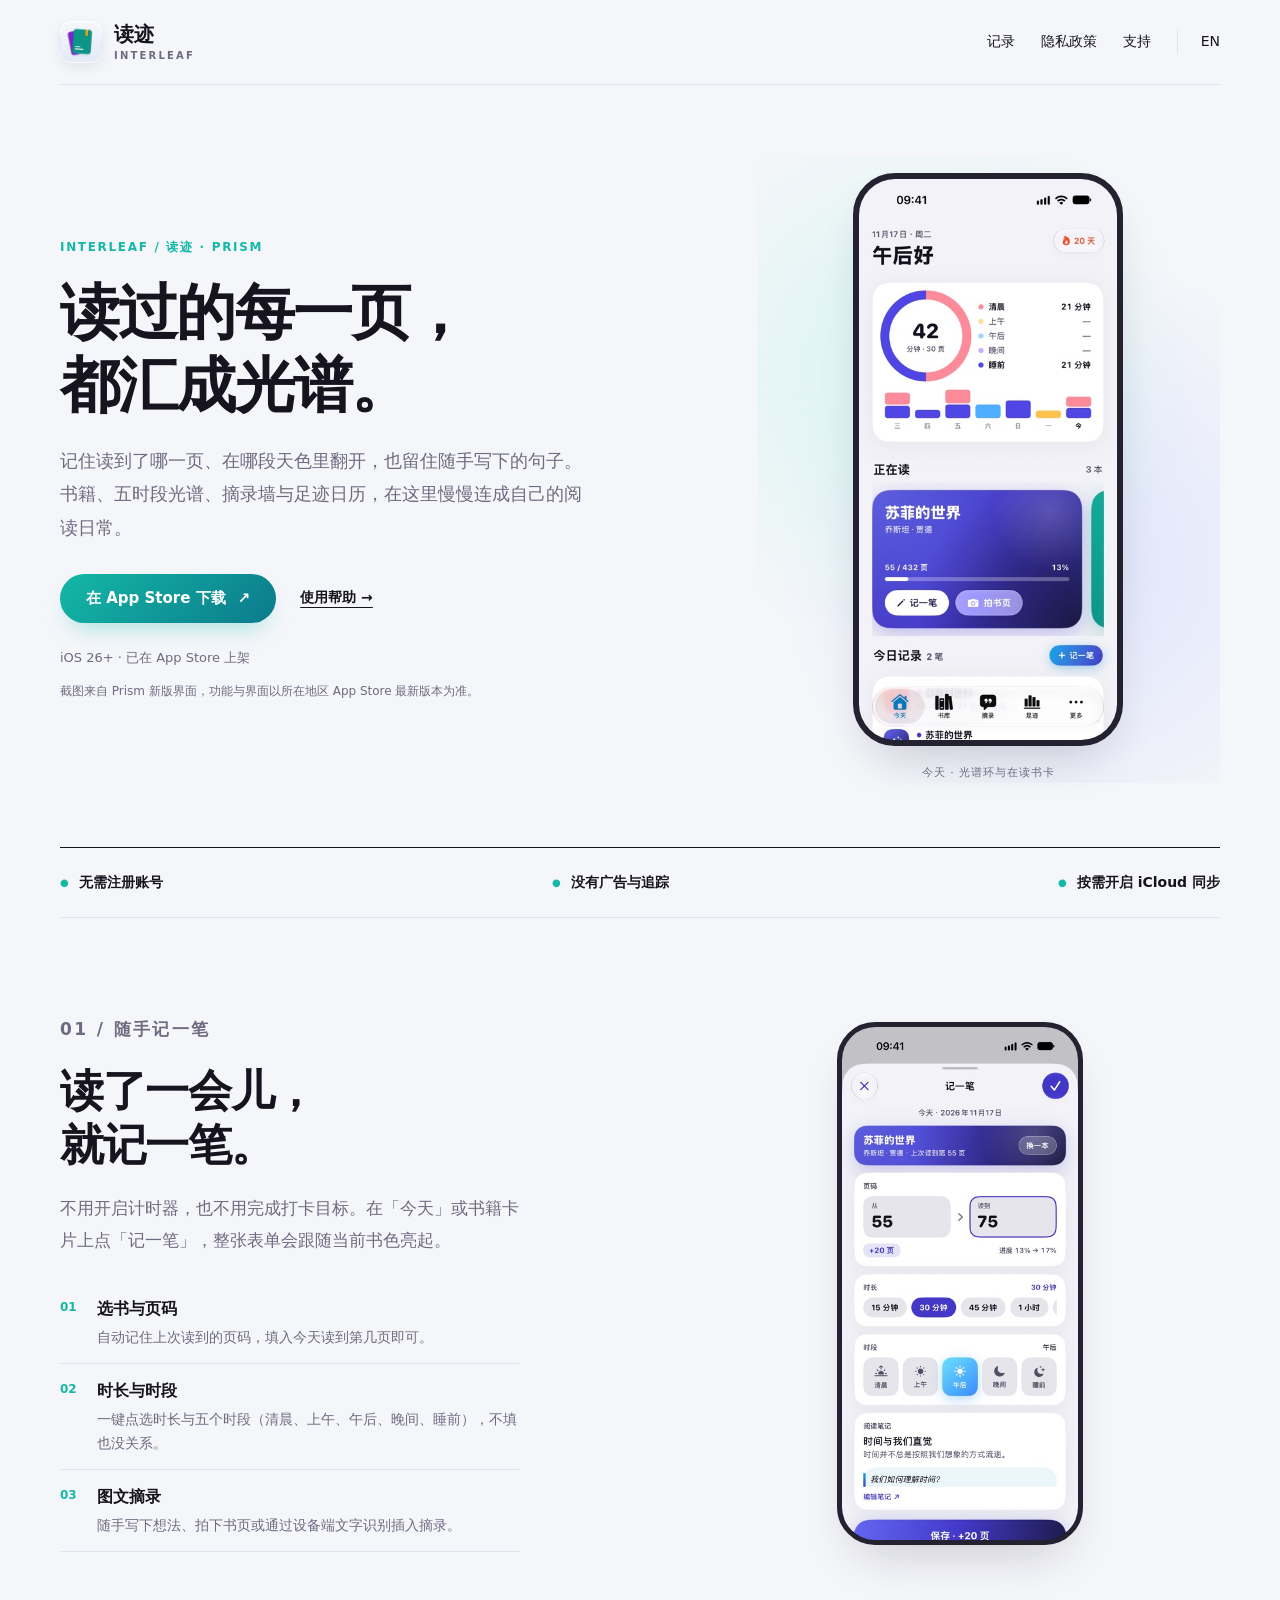
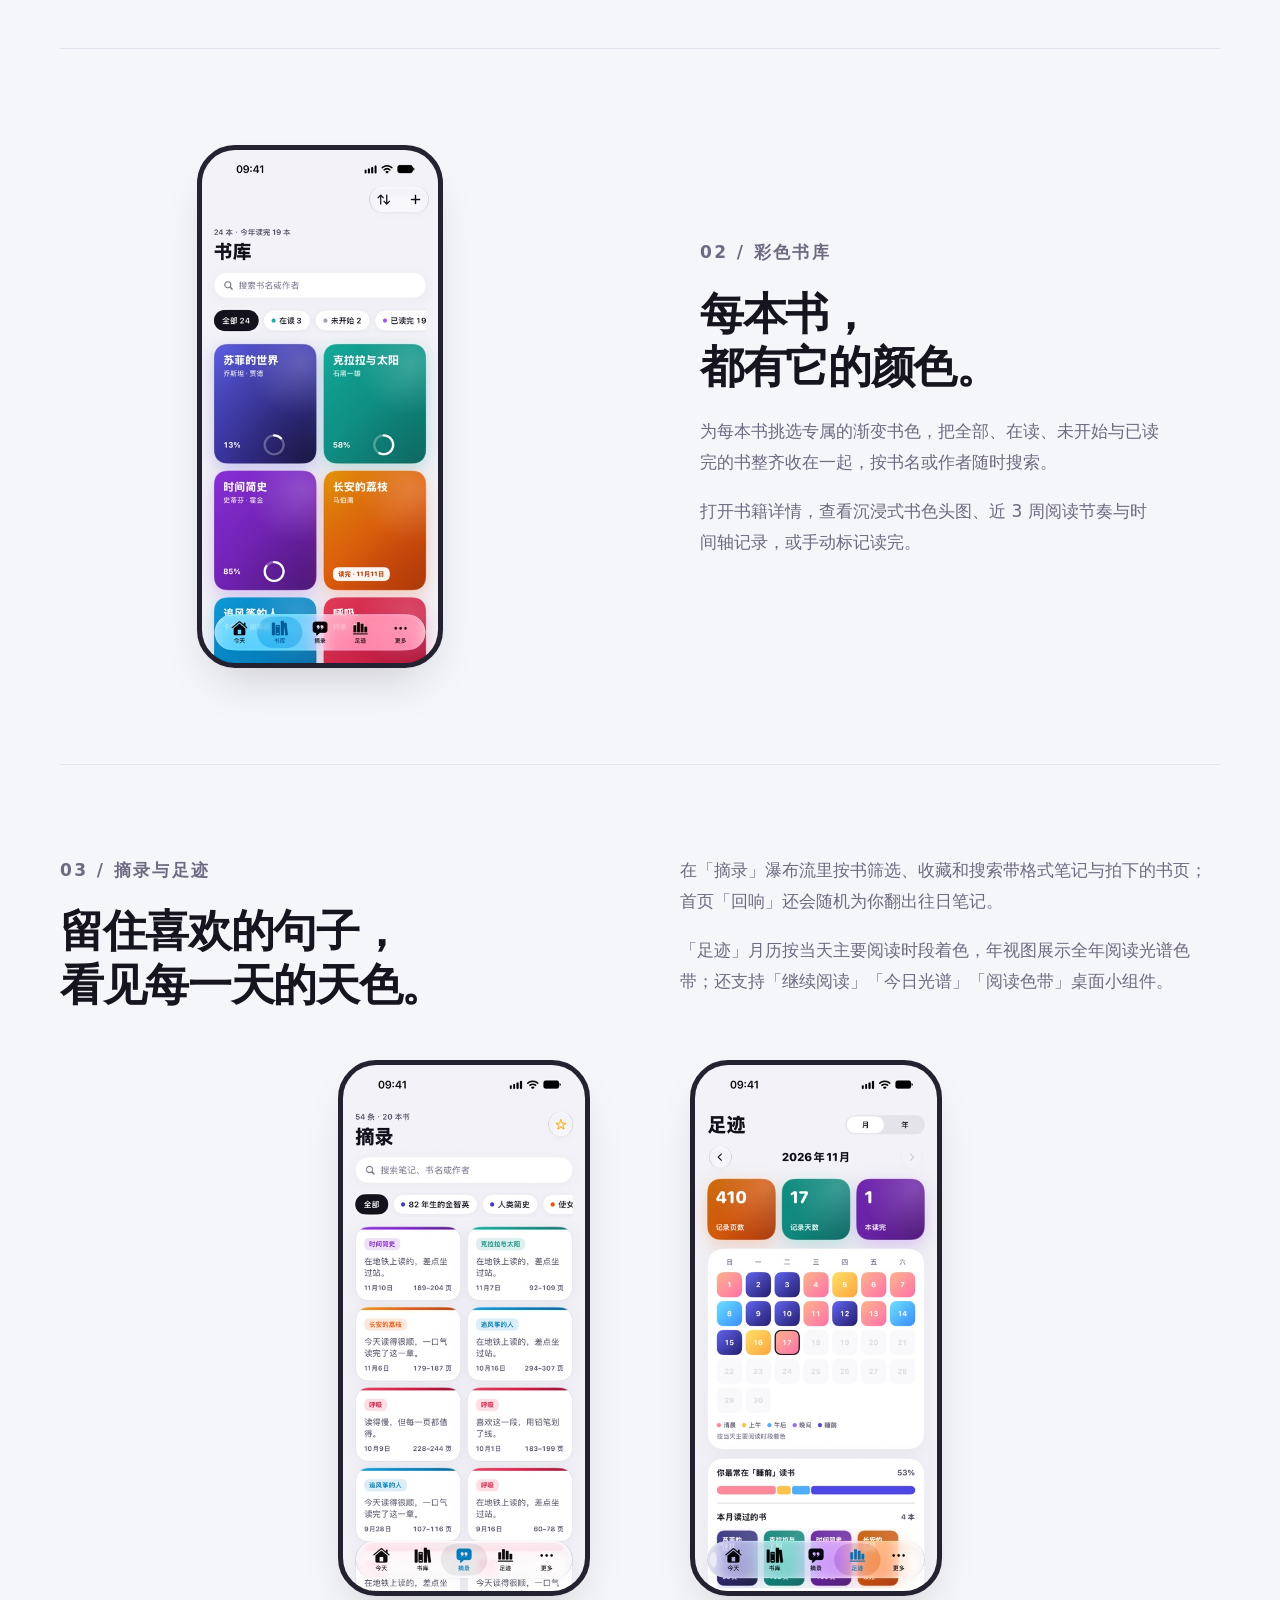
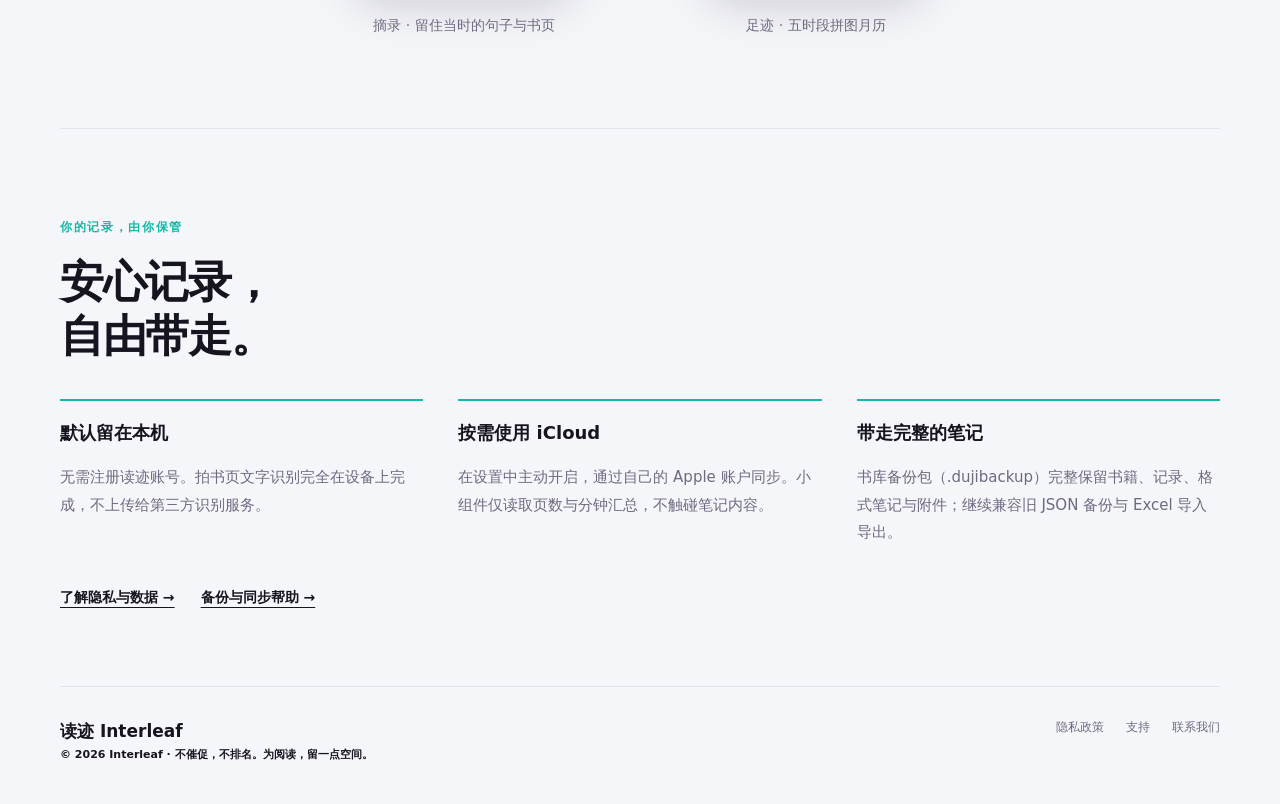
<file: v2/index.html>
<!doctype html>
<html lang="zh-Hans">
<head>
  <meta charset="utf-8">
  <meta name="viewport" content="width=device-width, initial-scale=1">
  <title>读迹 Interleaf — 多彩、安静的阅读手帐</title>
  <meta name="description" content="用读迹记录页码、五时段阅读光谱、图文摘录与书库，通过「足迹」月历与桌面小组件看见日常积累。无需注册，支持备份与可选 iCloud 同步。">
  <meta name="theme-color" content="#f5f6fa">
  <link rel="icon" type="image/png" href="assets/app-icon.png">
  <link rel="apple-touch-icon" sizes="180x180" href="assets/app-icon.png">
  <link rel="stylesheet" href="assets/site.css">
  <link rel="canonical" href="https://interleaf-app.github.io/interleaf-legal/v2/">
  <link rel="alternate" hreflang="en" href="https://interleaf-app.github.io/interleaf-legal/v2/en/">
</head>
<body>
  <a class="skip-link" href="#main">跳至正文</a>
  <header class="site-header wrap">
    <a class="brand" href="index.html" aria-label="读迹首页">
      <img src="assets/app-icon.png" alt="" width="40" height="40">
      <span class="brand-name">读迹<span class="brand-en">INTERLEAF</span></span>
    </a>
    <nav aria-label="主导航">
      <a class="section-link" href="#record">记录</a>
      <a href="privacy/index.html">隐私政策</a>
      <a href="support/index.html">支持</a>
      <a class="language" href="en/index.html" lang="en">EN</a>
    </nav>
  </header>

  <main id="main">
    <section class="hero wrap">
      <div>
        <p class="eyebrow">INTERLEAF / 读迹 · PRISM</p>
        <h1>读过的每一页，<br>都汇成光谱。</h1>
        <p class="intro">记住读到了哪一页、在哪段天色里翻开，也留住随手写下的句子。书籍、五时段光谱、摘录墙与足迹日历，在这里慢慢连成自己的阅读日常。</p>
        <div class="hero-actions">
          <a class="button button-primary" href="https://apps.apple.com/app/id6832427117">在 App Store 下载 <span aria-hidden="true">↗</span></a>
          <a class="text-link" href="support/index.html">使用帮助 →</a>
        </div>
        <p class="availability">iOS 26+ · 已在 App Store 上架</p>
        <p class="release-note">截图来自 Prism 新版界面，功能与界面以所在地区 App Store 最新版本为准。</p>
      </div>
      <figure class="hero-visual">
        <div class="phone">
          <img src="assets/screens/today-zh.jpg" alt="今天页面：今日光谱环、7日彩柱与在读书卡" width="402" height="874" fetchpriority="high" decoding="async">
        </div>
        <figcaption class="screen-caption">今天 · 光谱环与在读书卡</figcaption>
      </figure>
    </section>

    <div class="principles wrap">
      <span>无需注册账号</span>
      <span>没有广告与追踪</span>
      <span>按需开启 iCloud 同步</span>
    </div>

    <section class="feature wrap" id="record">
      <div class="feature-copy">
        <p class="eyebrow">01 / 随手记一笔</p>
        <h2>读了一会儿，<br>就记一笔。</h2>
        <p>不用开启计时器，也不用完成打卡目标。在「今天」或书籍卡片上点「记一笔」，整张表单会跟随当前书色亮起。</p>
        <ol class="steps">
          <li><strong>选书与页码</strong><p>自动记住上次读到的页码，填入今天读到第几页即可。</p></li>
          <li><strong>时长与时段</strong><p>一键点选时长与五个时段（清晨、上午、午后、晚间、睡前），不填也没关系。</p></li>
          <li><strong>图文摘录</strong><p>随手写下想法、拍下书页或通过设备端文字识别插入摘录。</p></li>
        </ol>
      </div>
      <figure class="feature-visual">
        <div class="phone">
          <img src="assets/screens/record-zh.jpg" alt="跟随书色亮起的记一笔表单，包含页码、时长、五时段与阅读笔记" width="402" height="874" loading="lazy" decoding="async">
        </div>
      </figure>
    </section>

    <section class="feature wrap" id="library">
      <figure class="feature-visual">
        <div class="phone">
          <img src="assets/screens/library-zh.jpg" alt="彩色书库，三段渐变书砖与状态胶囊筛选" width="402" height="874" loading="lazy" decoding="async">
        </div>
      </figure>
      <div class="feature-copy">
        <p class="eyebrow">02 / 彩色书库</p>
        <h2>每本书，<br>都有它的颜色。</h2>
        <p>为每本书挑选专属的渐变书色，把全部、在读、未开始与已读完的书整齐收在一起，按书名或作者随时搜索。</p>
        <p>打开书籍详情，查看沉浸式书色头图、近 3 周阅读节奏与时间轴记录，或手动标记读完。</p>
      </div>
    </section>

    <section class="review wrap" id="notes">
      <div class="review-heading">
        <div>
          <p class="eyebrow">03 / 摘录与足迹</p>
          <h2>留住喜欢的句子，<br>看见每一天的天色。</h2>
        </div>
        <div>
          <p>在「摘录」瀑布流里按书筛选、收藏和搜索带格式笔记与拍下的书页；首页「回响」还会随机为你翻出往日笔记。</p>
          <p>「足迹」月历按当天主要阅读时段着色，年视图展示全年阅读光谱色带；还支持「继续阅读」「今日光谱」「阅读色带」桌面小组件。</p>
        </div>
      </div>
      <div class="screens">
        <figure>
          <div class="phone">
            <img src="assets/screens/excerpt-zh.jpg" alt="摘录瀑布流墙，展示收藏与多本书籍的阅读笔记" width="402" height="874" loading="lazy" decoding="async">
          </div>
          <figcaption>摘录 · 留住当时的句子与书页</figcaption>
        </figure>
        <figure>
          <div class="phone">
            <img src="assets/screens/month-zh.jpg" alt="足迹月历，按清晨到睡前五种时段天色着色" width="402" height="874" loading="lazy" decoding="async">
          </div>
          <figcaption>足迹 · 五时段拼图月历</figcaption>
        </figure>
      </div>
    </section>

    <section class="trust wrap">
      <div class="trust-head">
        <p class="eyebrow">你的记录，由你保管</p>
        <h2>安心记录，<br>自由带走。</h2>
      </div>
      <div class="trust-grid">
        <div>
          <h3>默认留在本机</h3>
          <p>无需注册读迹账号。拍书页文字识别完全在设备上完成，不上传给第三方识别服务。</p>
        </div>
        <div>
          <h3>按需使用 iCloud</h3>
          <p>在设置中主动开启，通过自己的 Apple 账户同步。小组件仅读取页数与分钟汇总，不触碰笔记内容。</p>
        </div>
        <div>
          <h3>带走完整的笔记</h3>
          <p>书库备份包（.dujibackup）完整保留书籍、记录、格式笔记与附件；继续兼容旧 JSON 备份与 Excel 导入导出。</p>
        </div>
      </div>
      <div class="trust-links">
        <a class="text-link" href="privacy/index.html">了解隐私与数据 →</a>
        <a class="text-link" href="support/index.html">备份与同步帮助 →</a>
      </div>
    </section>
  </main>

  <footer class="site-footer wrap">
    <div class="footer-brand">
      读迹 Interleaf
      <p class="footer-note">© 2026 Interleaf · 不催促，不排名。为阅读，留一点空间。</p>
    </div>
    <div class="footer-links">
      <a href="privacy/index.html">隐私政策</a>
      <a href="support/index.html">支持</a>
      <a href="mailto:krystal.11381@outlook.com">联系我们</a>
    </div>
  </footer>
</body>
</html>
</file>
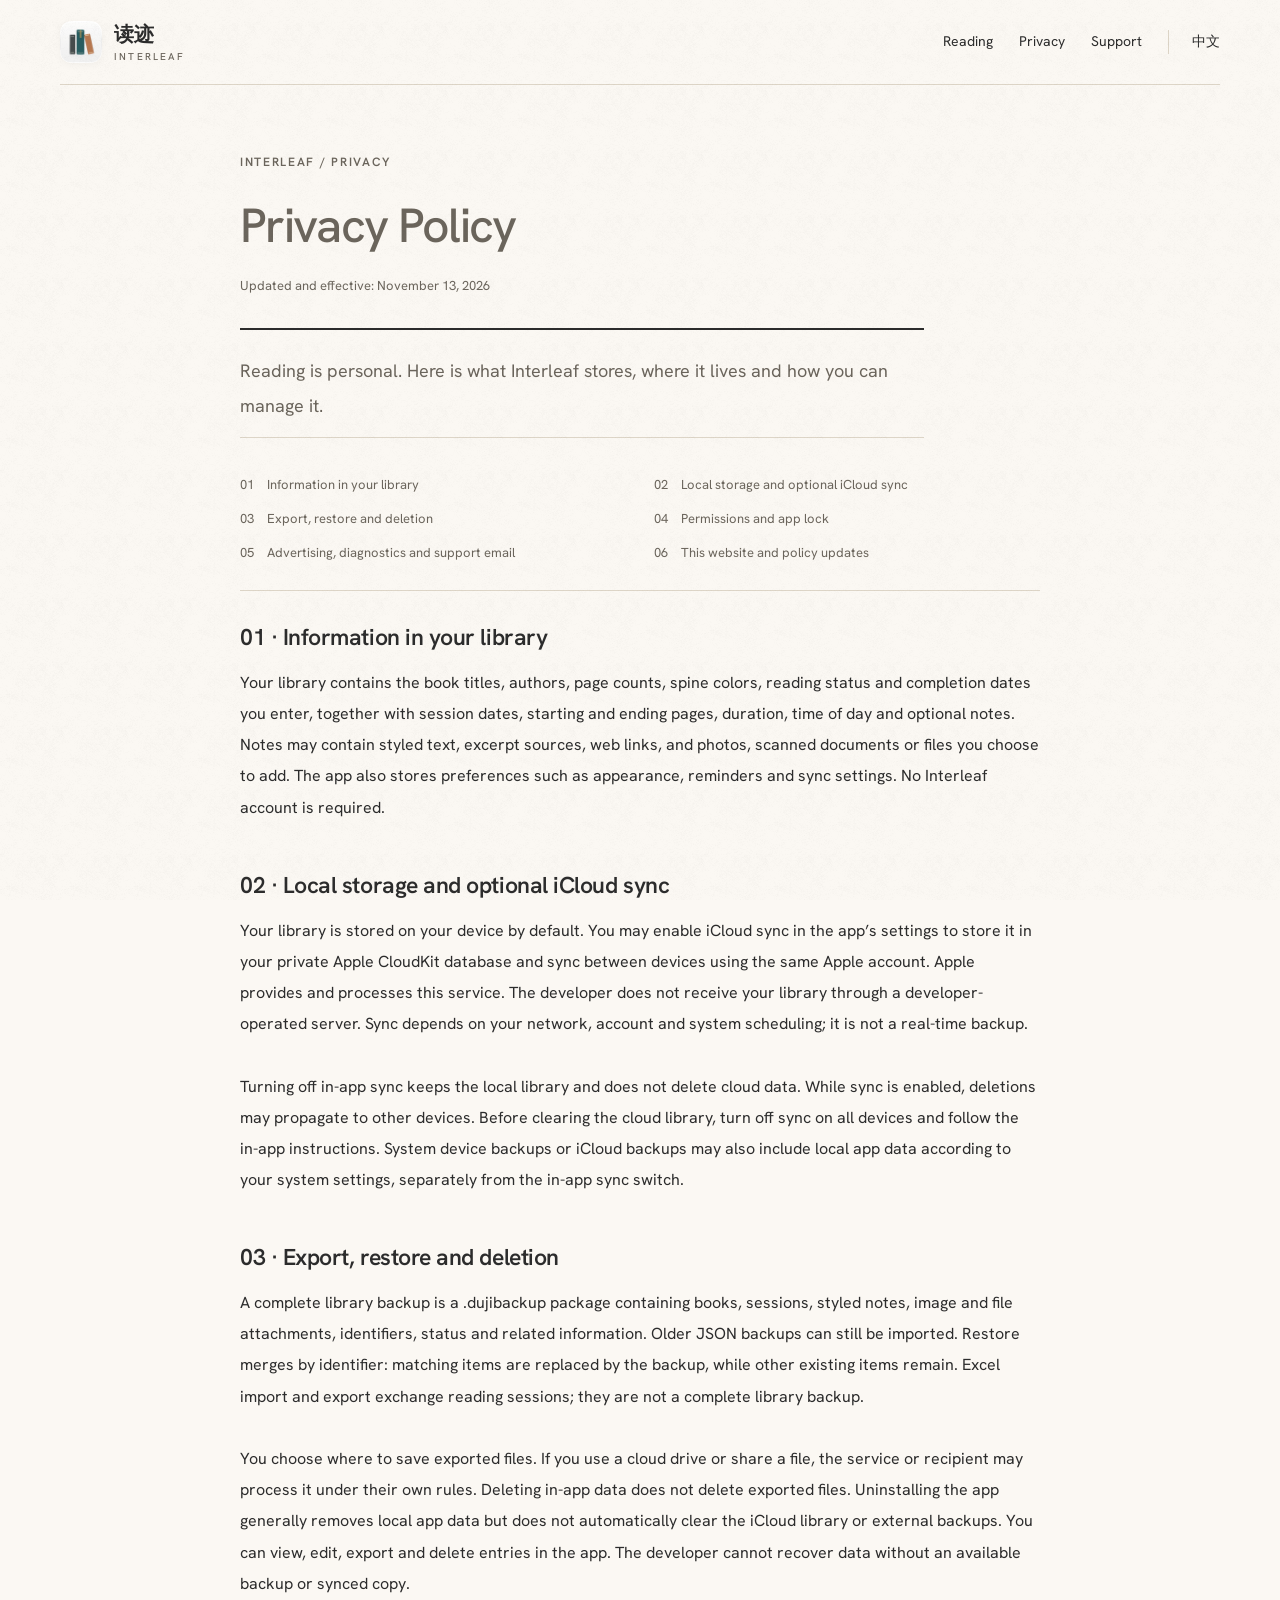
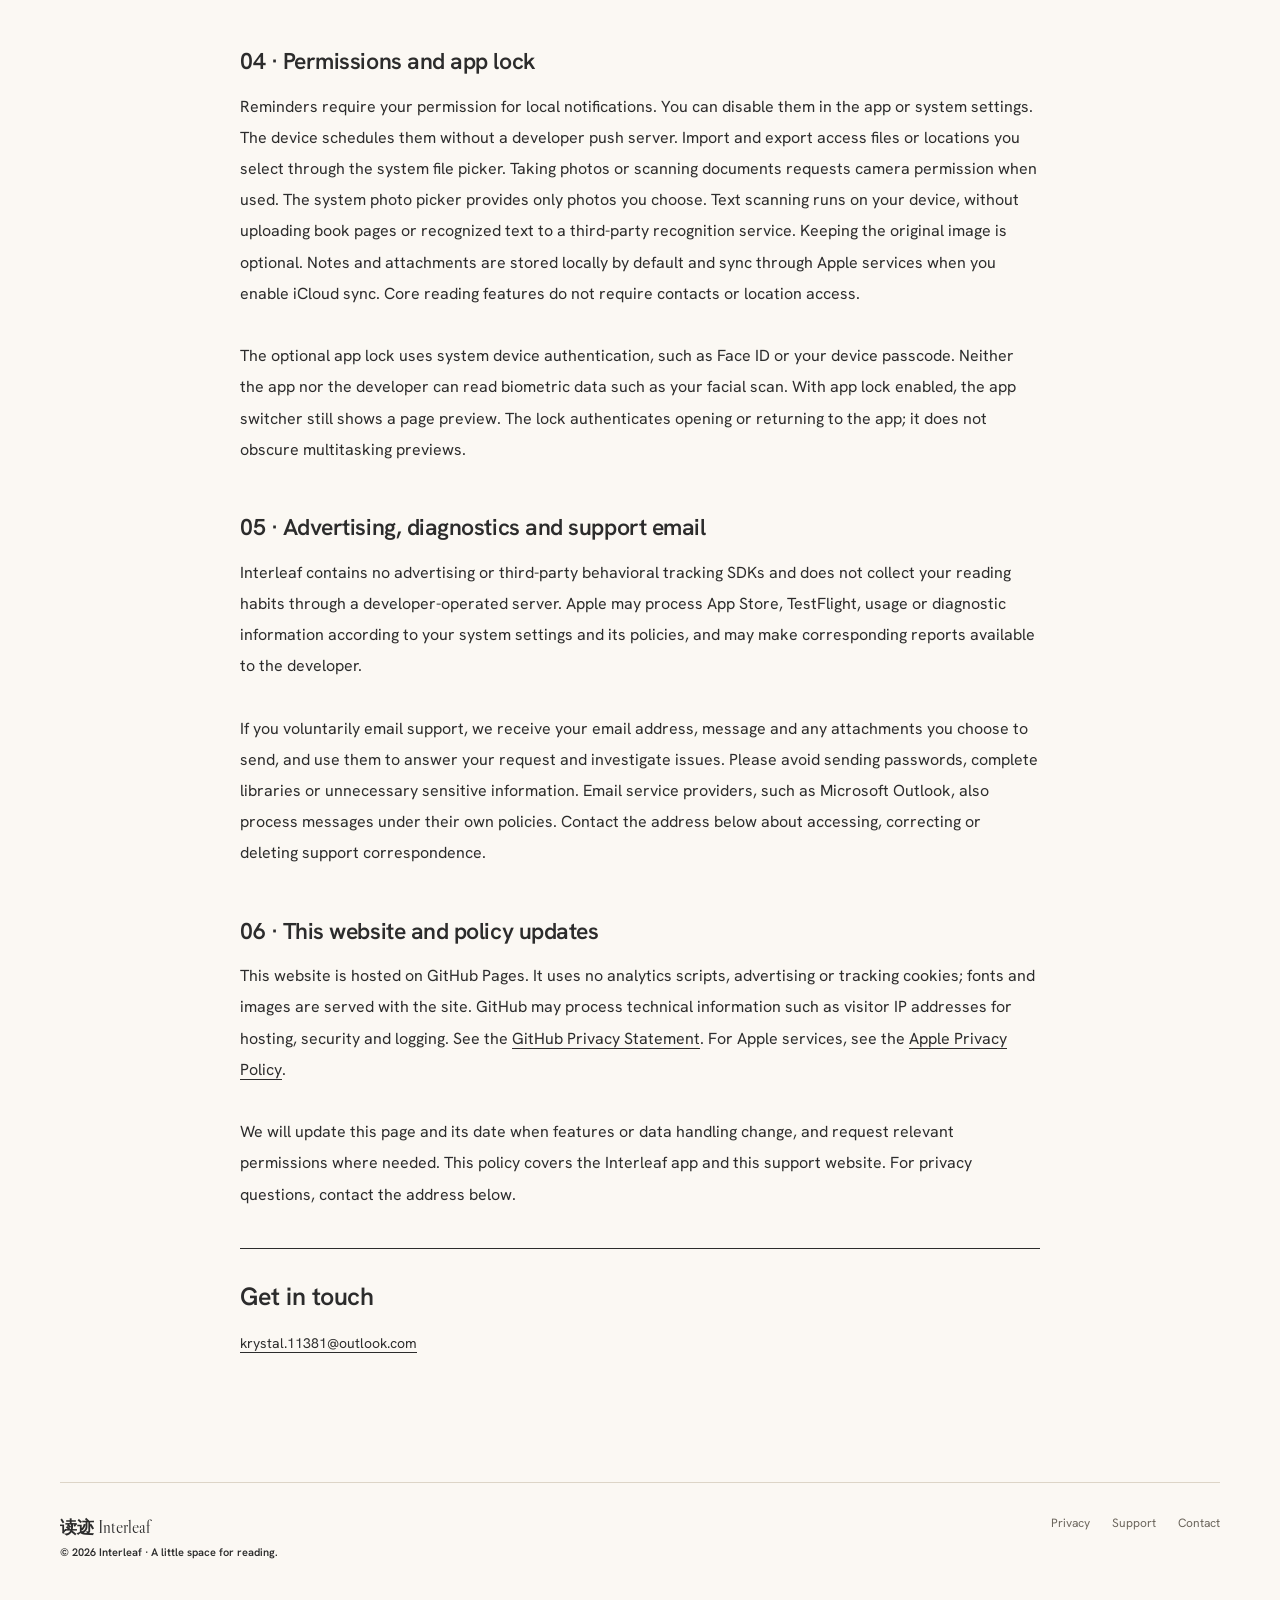
<file: en/privacy/index.html>
<!doctype html><html lang="en"><head><meta charset="utf-8"><meta name="viewport" content="width=device-width, initial-scale=1"><title>Privacy Policy · Interleaf</title><meta name="description" content="Learn about local storage, optional iCloud sync, backups, app lock and your privacy choices."><meta name="theme-color" content="#fbf8f3"><link rel="icon" type="image/png" href="../../assets/app-icon.png?v=20261111-natural-white"><link rel="apple-touch-icon" sizes="180x180" href="../../assets/app-icon.png?v=20261111-natural-white"><link rel="stylesheet" href="../../assets/site.css?v=20261113-122"><link rel="canonical" href="https://interleaf-app.github.io/interleaf-legal/en/privacy/"><link rel="alternate" hreflang="zh-Hans" href="https://interleaf-app.github.io/interleaf-legal/privacy/"></head><body><a class="skip-link" href="#main">Skip to content</a><header class="site-header wrap"><a class="brand" href="../index.html" aria-label="Interleaf home"><img src="../../assets/app-icon.png?v=20261111-natural-white" alt="" width="40" height="40"><span class="brand-name">读迹<span class="brand-en">INTERLEAF</span></span></a><nav aria-label="Main navigation"><a class="section-link" href="../index.html#record">Reading</a><a href="index.html">Privacy</a><a href="../support/index.html">Support</a><a class="language" href="../../privacy/index.html" lang="zh-Hans">中文</a></nav></header><main id="main" class="page wrap"><div class="page-intro"><p class="eyebrow">INTERLEAF / PRIVACY</p><h1>Privacy Policy</h1><p class="meta">Updated and effective: November 13, 2026</p><p class="summary">Reading is personal. Here is what Interleaf stores, where it lives and how you can manage it.</p></div><ol class="toc"><li><a href="#section-1">Information in your library</a></li><li><a href="#section-2">Local storage and optional iCloud sync</a></li><li><a href="#section-3">Export, restore and deletion</a></li><li><a href="#section-4">Permissions and app lock</a></li><li><a href="#section-5">Advertising, diagnostics and support email</a></li><li><a href="#section-6">This website and policy updates</a></li></ol><div class="prose"><section id="section-1"><h2>01 · Information in your library</h2><p>Your library contains the book titles, authors, page counts, spine colors, reading status and completion dates you enter, together with session dates, starting and ending pages, duration, time of day and optional notes. Notes may contain styled text, excerpt sources, web links, and photos, scanned documents or files you choose to add. The app also stores preferences such as appearance, reminders and sync settings. No Interleaf account is required.</p></section><section id="section-2"><h2>02 · Local storage and optional iCloud sync</h2><p>Your library is stored on your device by default. You may enable iCloud sync in the app’s settings to store it in your private Apple CloudKit database and sync between devices using the same Apple account. Apple provides and processes this service. The developer does not receive your library through a developer-operated server. Sync depends on your network, account and system scheduling; it is not a real-time backup.<br><br>Turning off in-app sync keeps the local library and does not delete cloud data. While sync is enabled, deletions may propagate to other devices. Before clearing the cloud library, turn off sync on all devices and follow the in-app instructions. System device backups or iCloud backups may also include local app data according to your system settings, separately from the in-app sync switch.</p></section><section id="section-3"><h2>03 · Export, restore and deletion</h2><p>A complete library backup is a .dujibackup package containing books, sessions, styled notes, image and file attachments, identifiers, status and related information. Older JSON backups can still be imported. Restore merges by identifier: matching items are replaced by the backup, while other existing items remain. Excel import and export exchange reading sessions; they are not a complete library backup.<br><br>You choose where to save exported files. If you use a cloud drive or share a file, the service or recipient may process it under their own rules. Deleting in-app data does not delete exported files. Uninstalling the app generally removes local app data but does not automatically clear the iCloud library or external backups. You can view, edit, export and delete entries in the app. The developer cannot recover data without an available backup or synced copy.</p></section><section id="section-4"><h2>04 · Permissions and app lock</h2><p>Reminders require your permission for local notifications. You can disable them in the app or system settings. The device schedules them without a developer push server. Import and export access files or locations you select through the system file picker. Taking photos or scanning documents requests camera permission when used. The system photo picker provides only photos you choose. Text scanning runs on your device, without uploading book pages or recognized text to a third-party recognition service. Keeping the original image is optional. Notes and attachments are stored locally by default and sync through Apple services when you enable iCloud sync. Core reading features do not require contacts or location access.<br><br>The optional app lock uses system device authentication, such as Face ID or your device passcode. Neither the app nor the developer can read biometric data such as your facial scan. With app lock enabled, the app switcher still shows a page preview. The lock authenticates opening or returning to the app; it does not obscure multitasking previews.</p></section><section id="section-5"><h2>05 · Advertising, diagnostics and support email</h2><p>Interleaf contains no advertising or third-party behavioral tracking SDKs and does not collect your reading habits through a developer-operated server. Apple may process App Store, TestFlight, usage or diagnostic information according to your system settings and its policies, and may make corresponding reports available to the developer.<br><br>If you voluntarily email support, we receive your email address, message and any attachments you choose to send, and use them to answer your request and investigate issues. Please avoid sending passwords, complete libraries or unnecessary sensitive information. Email service providers, such as Microsoft Outlook, also process messages under their own policies. Contact the address below about accessing, correcting or deleting support correspondence.</p></section><section id="section-6"><h2>06 · This website and policy updates</h2><p>This website is hosted on GitHub Pages. It uses no analytics scripts, advertising or tracking cookies; fonts and images are served with the site. GitHub may process technical information such as visitor IP addresses for hosting, security and logging. See the <a href="https://docs.github.com/en/site-policy/privacy-policies/github-general-privacy-statement">GitHub Privacy Statement</a>. For Apple services, see the <a href="https://www.apple.com/legal/privacy/">Apple Privacy Policy</a>.<br><br>We will update this page and its date when features or data handling change, and request relevant permissions where needed. This policy covers the Interleaf app and this support website. For privacy questions, contact the address below.</p></section><section class="contact"><h2>Get in touch</h2><p><a class="text-link" href="mailto:krystal.11381@outlook.com">krystal.11381@outlook.com</a></p></section></div></main><footer class="site-footer wrap"><div class="footer-brand">读迹 <span class="serif">Interleaf</span><p class="footer-note">© 2026 Interleaf · A little space for reading.</p></div><div class="footer-links"><a href="index.html">Privacy</a><a href="../support/index.html">Support</a><a href="mailto:krystal.11381@outlook.com">Contact</a></div></footer></body></html>
</file>
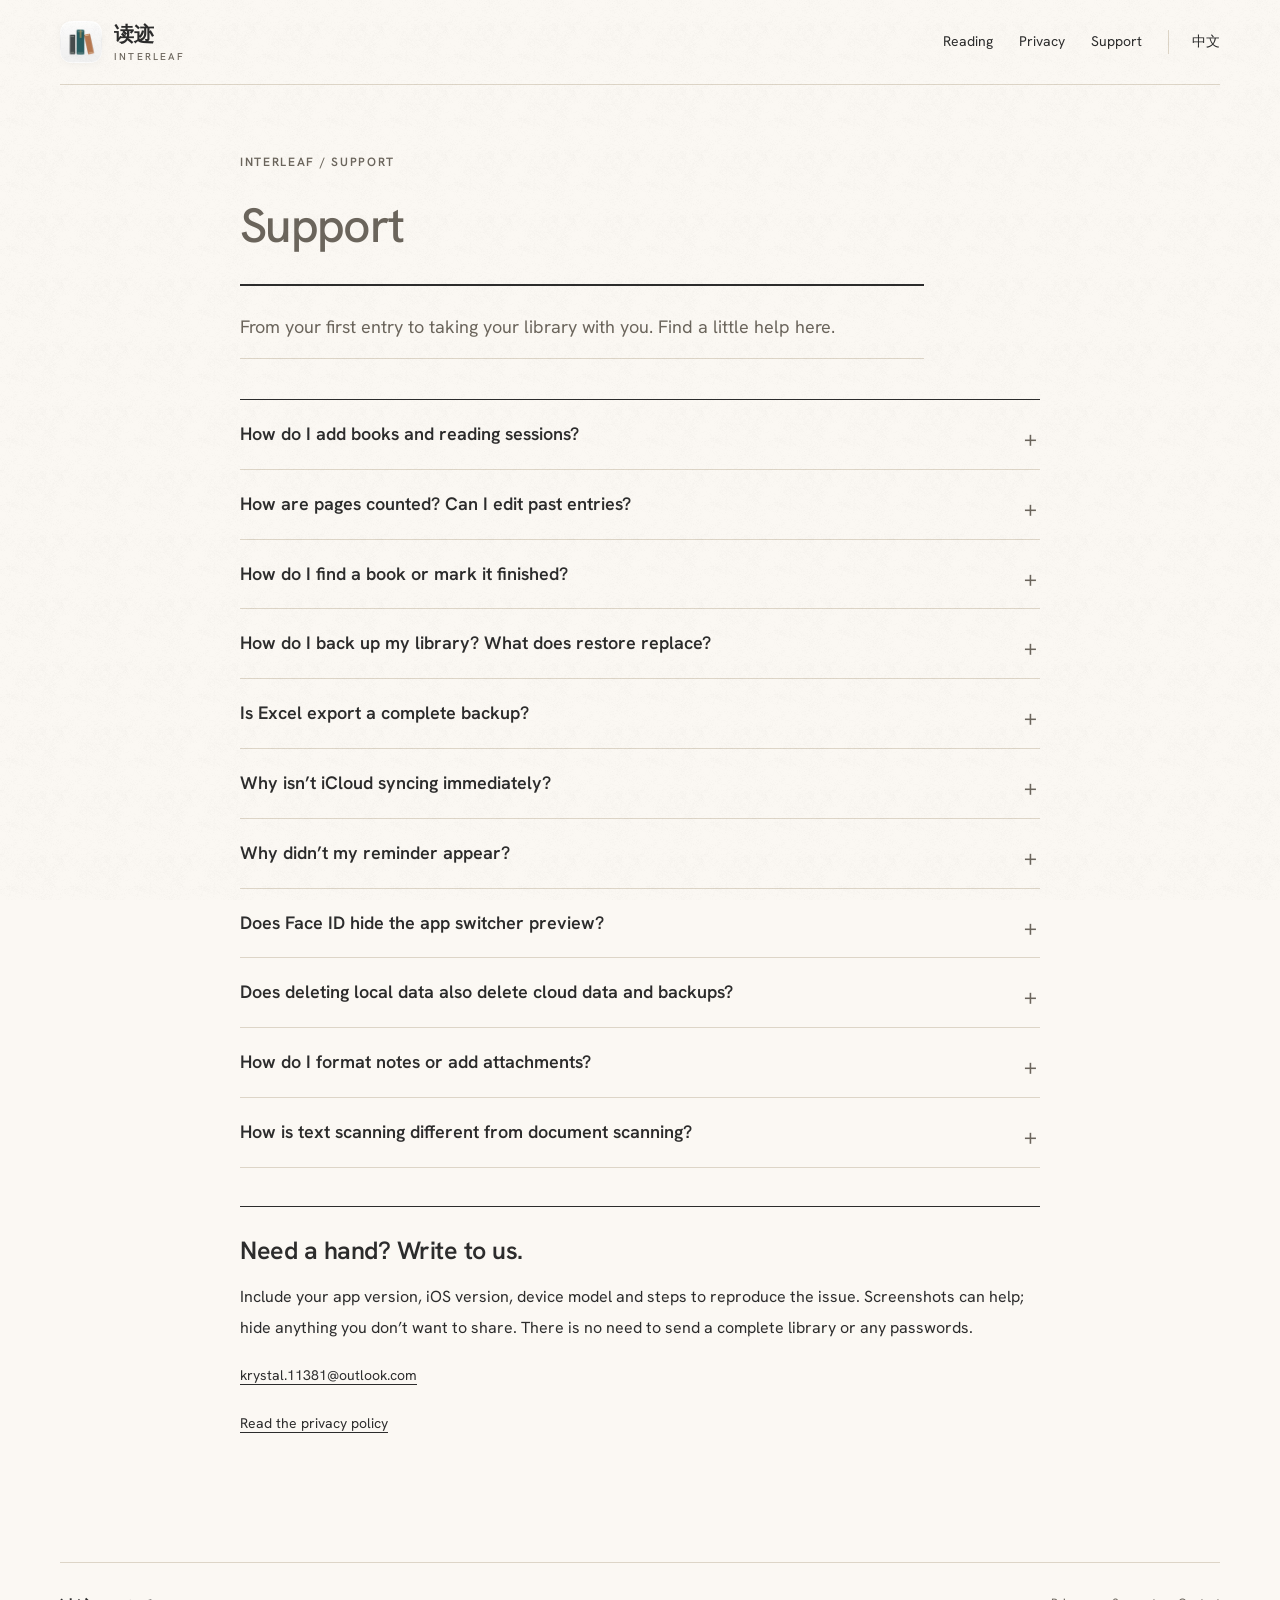
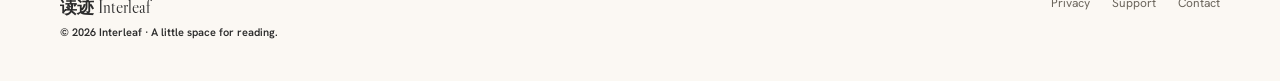
<file: en/support/index.html>
<!doctype html><html lang="en"><head><meta charset="utf-8"><meta name="viewport" content="width=device-width, initial-scale=1"><title>Support · Interleaf</title><meta name="description" content="Help with reading sessions, books, backup and restore, iCloud sync and Face ID."><meta name="theme-color" content="#fbf8f3"><link rel="icon" type="image/png" href="../../assets/app-icon.png?v=20261111-natural-white"><link rel="apple-touch-icon" sizes="180x180" href="../../assets/app-icon.png?v=20261111-natural-white"><link rel="stylesheet" href="../../assets/site.css?v=20261113-122"><link rel="canonical" href="https://interleaf-app.github.io/interleaf-legal/en/support/"><link rel="alternate" hreflang="zh-Hans" href="https://interleaf-app.github.io/interleaf-legal/support/"></head><body><a class="skip-link" href="#main">Skip to content</a><header class="site-header wrap"><a class="brand" href="../index.html" aria-label="Interleaf home"><img src="../../assets/app-icon.png?v=20261111-natural-white" alt="" width="40" height="40"><span class="brand-name">读迹<span class="brand-en">INTERLEAF</span></span></a><nav aria-label="Main navigation"><a class="section-link" href="../index.html#record">Reading</a><a href="../privacy/index.html">Privacy</a><a href="index.html">Support</a><a class="language" href="../../support/index.html" lang="zh-Hans">中文</a></nav></header><main id="main" class="page wrap"><div class="page-intro"><p class="eyebrow">INTERLEAF / SUPPORT</p><h1>Support</h1><p class="summary">From your first entry to taking your library with you. Find a little help here.</p></div><section class="faq" aria-label="Frequently asked questions"><details><summary>How do I add books and reading sessions?</summary><div class="answer"><p>Tap the plus button in Shelf to add a book. A title is required; author and total pages are optional. Save with the top-right checkmark or cancel with the top-left ×. To log reading, tap the separate record button beside the tabs, or the plus button in a book’s detail page. Choose a book and enter starting and ending pages. Duration, time of day and notes are optional.</p></div></details><details><summary>How are pages counted? Can I edit past entries?</summary><div class="answer"><p>Pages read are the ending page minus the starting page: page 20 to page 40 counts as 20 pages. Choose a past date in the monthly calendar in Stats to add a session. Open an existing entry to read its full note, then use the entry menu to edit or delete it. Check the date and page numbers before saving.</p></div></details><details><summary>How do I find a book or mark it finished?</summary><div class="answer"><p>Shelf shows your full library, with reading-status filters, title and author search, and sorting. A book’s detail page shows progress, entry count and total duration. Use the plus button to log reading and the ellipsis menu to edit or delete the book. You can also mark it finished and later resume reading. Separate rereading cycles are not currently tracked.</p></div></details><details><summary>How do I back up my library? What does restore replace?</summary><div class="answer"><p>Export a complete library backup package (.dujibackup) from More and save it somewhere you choose. It includes books, sessions, styled notes, images and file attachments. Older JSON backups can still be imported. Restore shows a preview, then merges by identifier, updating matching items from the backup and keeping other existing content. Export your current library before restoring.</p></div></details><details><summary>Is Excel export a complete backup?</summary><div class="answer"><p>No. Excel is for exchanging and organizing reading sessions. It does not fully preserve the library structure, styled notes or attachments. Use a complete library backup package for migration or long-term backup. Review imports and check for duplicates when importing again.</p></div></details><details><summary>Why isn’t iCloud syncing immediately?</summary><div class="answer"><p>Check that your devices use the same Apple account, that system settings allow Interleaf to use iCloud, and that sync is enabled in Interleaf. Network conditions and system scheduling can cause delays; open the app again later to check. Sync is not a substitute for a separate backup, and deletions can sync too. Avoid uninstalling the app to troubleshoot sync, as you could lose local-only records.</p></div></details><details><summary>Why didn’t my reminder appear?</summary><div class="answer"><p>Check notification permissions, Focus settings and the reminder time in the app. Reminders are local notifications and skip days with a reading entry. The app schedules a rolling period of up to 14 days and refreshes the schedule when opened again.</p></div></details><details><summary>Does Face ID hide the app switcher preview?</summary><div class="answer"><p>No. App lock uses system authentication when opening or returning to the app, while the app switcher preview stays visible. Follow the system prompt to use your device passcode when available. The developer cannot bypass device authentication. Check Face ID and passcode settings and contact support if needed; avoid uninstalling the app first.</p></div></details><details><summary>Does deleting local data also delete cloud data and backups?</summary><div class="answer"><p>Local data, iCloud data and exported files need separate attention. When sync is enabled, in-app deletions may propagate to other devices. Turning off sync does not clear cloud data. Before clearing the cloud library, disable sync on all devices and follow the app’s instructions. Delete exported files separately from Files or your cloud drive.</p></div></details><details><summary>How do I format notes or add attachments?</summary><div class="answer"><p>Tap Edit Note in a new or existing reading entry to open the full-screen editor. Use the format panel for headings, bold, italics and more. Lists support bullets, dashes and numbers. The attachment menu offers photos, the camera, document scanning, files, web links and dividers. Each attachment can be up to 10 MiB, with a total of 20 MiB and 20 attachments per note.</p></div></details><details><summary>How is text scanning different from document scanning?</summary><div class="answer"><p>Document scanning keeps a page as an attachment. The new Scan Text flow recognizes text on your device: take or choose a photo, select passages, review the text and insert it. Insert as an excerpt keeps the source; turn it off to insert plain text. Source page numbers are optional and do not change reading progress. Keeping the image is optional too. Screens show the 1.2.2 development version; available features depend on the installed version.</p></div></details></section><section class="contact prose"><h2>Need a hand? Write to us.</h2><p>Include your app version, iOS version, device model and steps to reproduce the issue. Screenshots can help; hide anything you don’t want to share. There is no need to send a complete library or any passwords.</p><p><a class="text-link" href="mailto:krystal.11381@outlook.com?subject=Interleaf%20Support">krystal.11381@outlook.com</a></p><p><a class="back-link" href="../privacy/index.html">Read the privacy policy</a></p></section></main><footer class="site-footer wrap"><div class="footer-brand">读迹 <span class="serif">Interleaf</span><p class="footer-note">© 2026 Interleaf · A little space for reading.</p></div><div class="footer-links"><a href="../privacy/index.html">Privacy</a><a href="index.html">Support</a><a href="mailto:krystal.11381@outlook.com">Contact</a></div></footer></body></html>
</file>
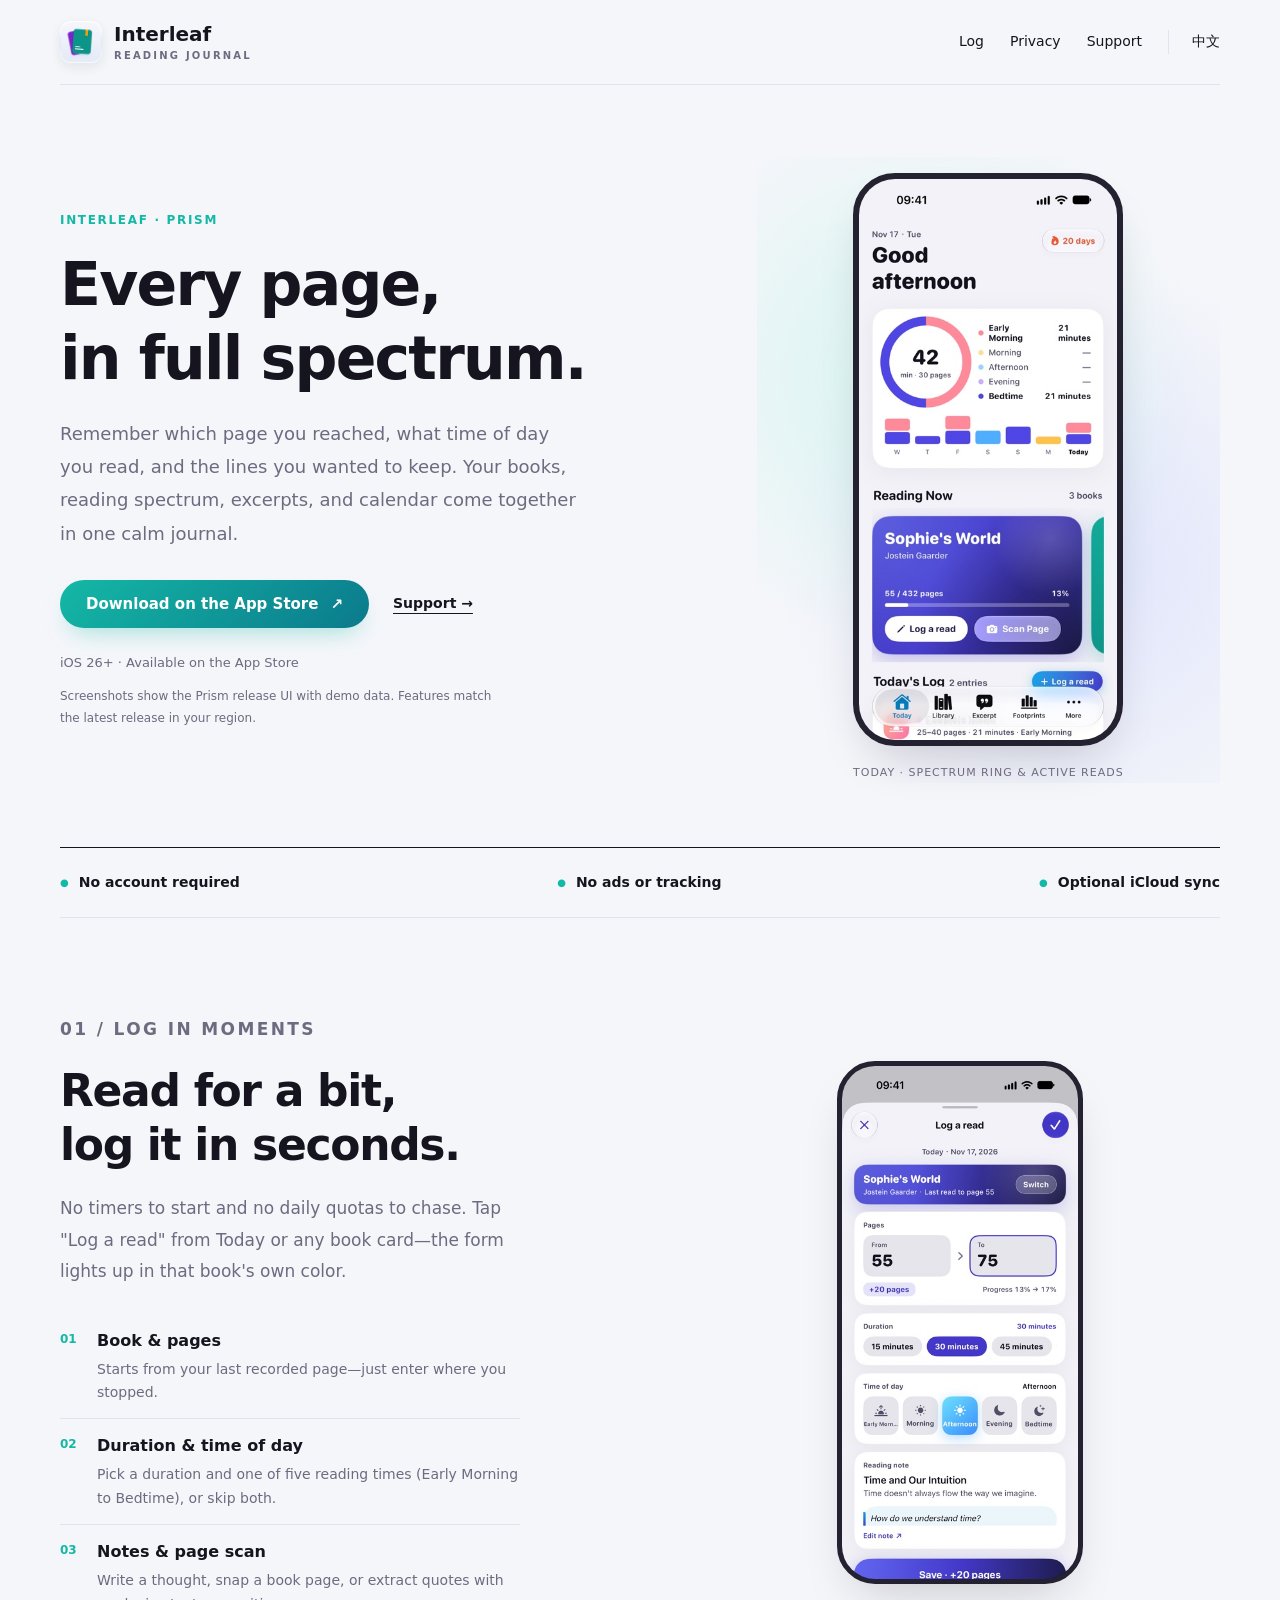
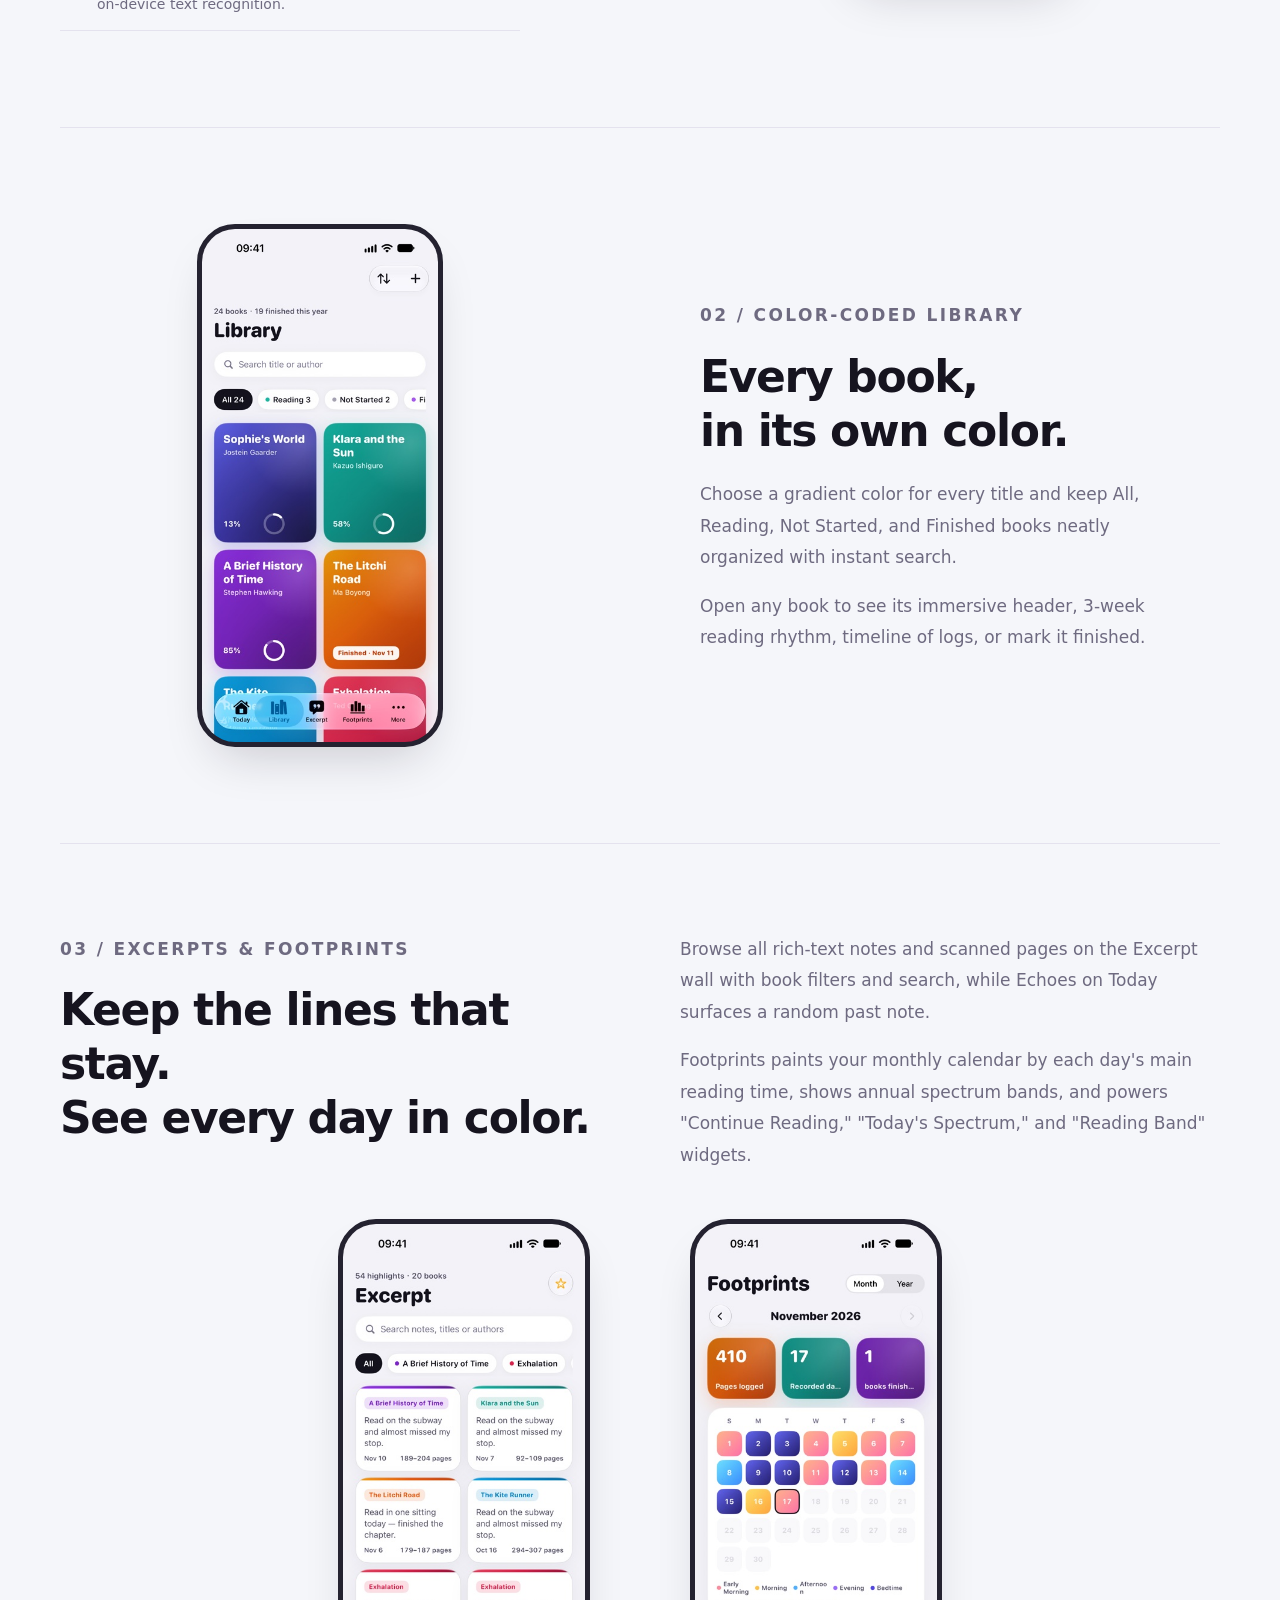
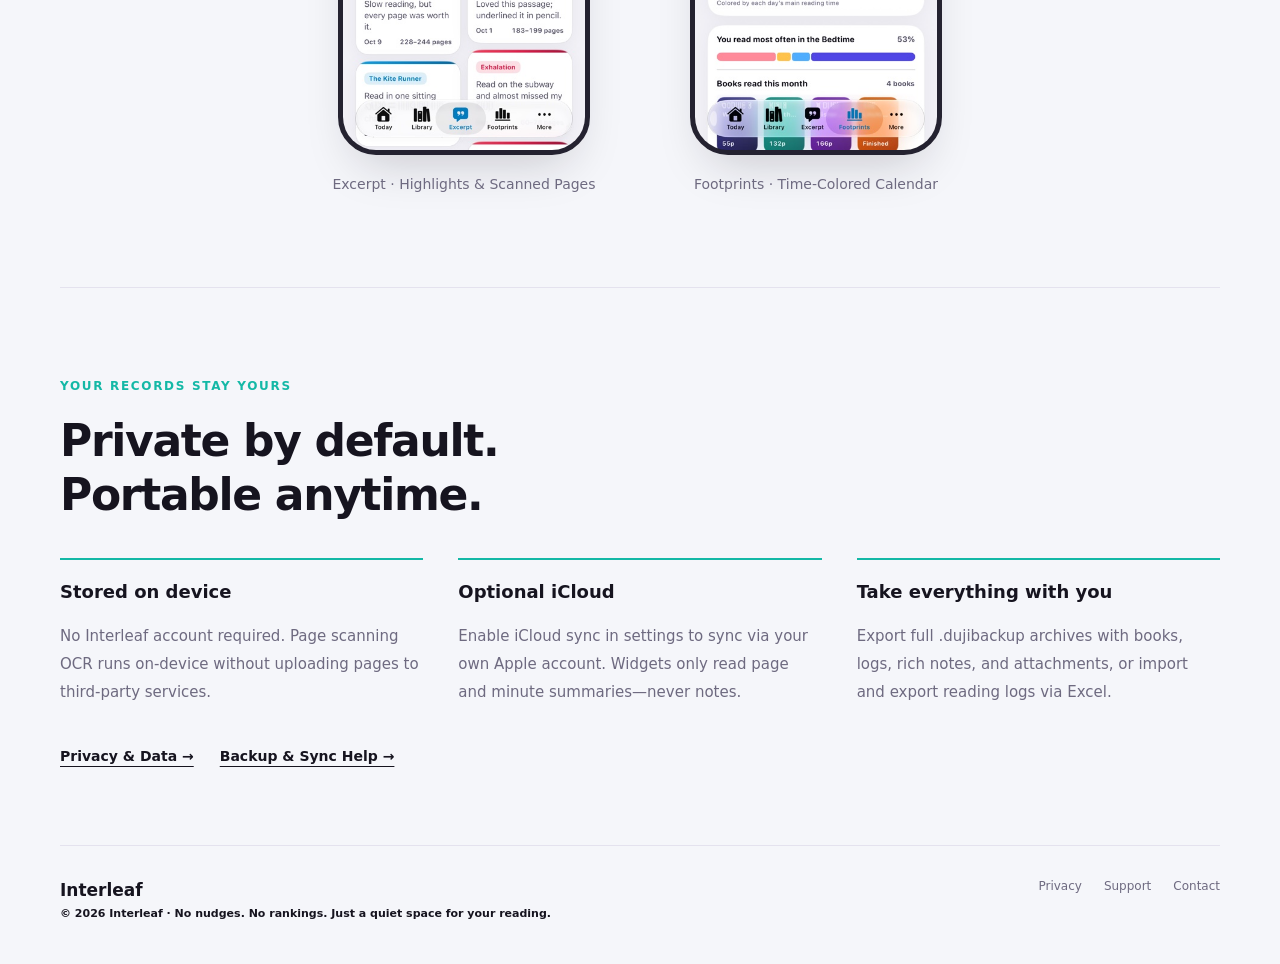
<file: v2/en/index.html>
<!doctype html>
<html lang="en">
<head>
  <meta charset="utf-8">
  <meta name="viewport" content="width=device-width, initial-scale=1">
  <title>Interleaf — A quiet, colorful reading journal</title>
  <meta name="description" content="Log pages, five time-of-day reading colors, illustrated notes, and your library. Explore Footprints calendars and Home Screen widgets with optional iCloud sync.">
  <meta name="theme-color" content="#f5f6fa">
  <link rel="icon" type="image/png" href="../assets/app-icon.png">
  <link rel="apple-touch-icon" sizes="180x180" href="../assets/app-icon.png">
  <link rel="stylesheet" href="../assets/site.css">
  <link rel="canonical" href="https://interleaf-app.github.io/interleaf-legal/v2/en/">
  <link rel="alternate" hreflang="zh-Hans" href="https://interleaf-app.github.io/interleaf-legal/v2/">
</head>
<body>
  <a class="skip-link" href="#main">Skip to content</a>
  <header class="site-header wrap">
    <a class="brand" href="index.html" aria-label="Interleaf Home">
      <img src="../assets/app-icon.png" alt="" width="40" height="40">
      <span class="brand-name">Interleaf<span class="brand-en">READING JOURNAL</span></span>
    </a>
    <nav aria-label="Primary">
      <a class="section-link" href="#record">Log</a>
      <a href="privacy/index.html">Privacy</a>
      <a href="support/index.html">Support</a>
      <a class="language" href="../index.html" lang="zh-Hans">中文</a>
    </nav>
  </header>

  <main id="main">
    <section class="hero wrap">
      <div>
        <p class="eyebrow">INTERLEAF · PRISM</p>
        <h1>Every page,<br>in full spectrum.</h1>
        <p class="intro">Remember which page you reached, what time of day you read, and the lines you wanted to keep. Your books, reading spectrum, excerpts, and calendar come together in one calm journal.</p>
        <div class="hero-actions">
          <a class="button button-primary" href="https://apps.apple.com/app/id6832427117">Download on the App Store <span aria-hidden="true">↗</span></a>
          <a class="text-link" href="support/index.html">Support →</a>
        </div>
        <p class="availability">iOS 26+ · Available on the App Store</p>
        <p class="release-note">Screenshots show the Prism release UI with demo data. Features match the latest release in your region.</p>
      </div>
      <figure class="hero-visual">
        <div class="phone">
          <img src="../assets/screens/today-en.jpg" alt="Today screen showing the reading spectrum ring, 7-day bars, and active book cards" width="402" height="874" fetchpriority="high" decoding="async">
        </div>
        <figcaption class="screen-caption">Today · Spectrum Ring &amp; Active Reads</figcaption>
      </figure>
    </section>

    <div class="principles wrap">
      <span>No account required</span>
      <span>No ads or tracking</span>
      <span>Optional iCloud sync</span>
    </div>

    <section class="feature wrap" id="record">
      <div class="feature-copy">
        <p class="eyebrow">01 / Log in Moments</p>
        <h2>Read for a bit,<br>log it in seconds.</h2>
        <p>No timers to start and no daily quotas to chase. Tap "Log a read" from Today or any book card—the form lights up in that book's own color.</p>
        <ol class="steps">
          <li><strong>Book &amp; pages</strong><p>Starts from your last recorded page—just enter where you stopped.</p></li>
          <li><strong>Duration &amp; time of day</strong><p>Pick a duration and one of five reading times (Early Morning to Bedtime), or skip both.</p></li>
          <li><strong>Notes &amp; page scan</strong><p>Write a thought, snap a book page, or extract quotes with on-device text recognition.</p></li>
        </ol>
      </div>
      <figure class="feature-visual">
        <div class="phone">
          <img src="../assets/screens/record-en.jpg" alt="Log a read sheet tinted in the book's color with pages, duration, time of day, and notes" width="402" height="874" loading="lazy" decoding="async">
        </div>
      </figure>
    </section>

    <section class="feature wrap" id="library">
      <figure class="feature-visual">
        <div class="phone">
          <img src="../assets/screens/library-en.jpg" alt="Color-coded Library with gradient book tiles, status filters, and search" width="402" height="874" loading="lazy" decoding="async">
        </div>
      </figure>
      <div class="feature-copy">
        <p class="eyebrow">02 / Color-Coded Library</p>
        <h2>Every book,<br>in its own color.</h2>
        <p>Choose a gradient color for every title and keep All, Reading, Not Started, and Finished books neatly organized with instant search.</p>
        <p>Open any book to see its immersive header, 3-week reading rhythm, timeline of logs, or mark it finished.</p>
      </div>
    </section>

    <section class="review wrap" id="notes">
      <div class="review-heading">
        <div>
          <p class="eyebrow">03 / Excerpts &amp; Footprints</p>
          <h2>Keep the lines that stay.<br>See every day in color.</h2>
        </div>
        <div>
          <p>Browse all rich-text notes and scanned pages on the Excerpt wall with book filters and search, while Echoes on Today surfaces a random past note.</p>
          <p>Footprints paints your monthly calendar by each day's main reading time, shows annual spectrum bands, and powers "Continue Reading," "Today's Spectrum," and "Reading Band" widgets.</p>
        </div>
      </div>
      <div class="screens">
        <figure>
          <div class="phone">
            <img src="../assets/screens/excerpt-en.jpg" alt="Excerpt wall displaying book-filtered highlights and illustrated reading notes" width="402" height="874" loading="lazy" decoding="async">
          </div>
          <figcaption>Excerpt · Highlights &amp; Scanned Pages</figcaption>
        </figure>
        <figure>
          <div class="phone">
            <img src="../assets/screens/month-en.jpg" alt="Footprints monthly calendar colored by five time-of-day slots" width="402" height="874" loading="lazy" decoding="async">
          </div>
          <figcaption>Footprints · Time-Colored Calendar</figcaption>
        </figure>
      </div>
    </section>

    <section class="trust wrap">
      <div class="trust-head">
        <p class="eyebrow">Your Records Stay Yours</p>
        <h2>Private by default.<br>Portable anytime.</h2>
      </div>
      <div class="trust-grid">
        <div>
          <h3>Stored on device</h3>
          <p>No Interleaf account required. Page scanning OCR runs on-device without uploading pages to third-party services.</p>
        </div>
        <div>
          <h3>Optional iCloud</h3>
          <p>Enable iCloud sync in settings to sync via your own Apple account. Widgets only read page and minute summaries—never notes.</p>
        </div>
        <div>
          <h3>Take everything with you</h3>
          <p>Export full .dujibackup archives with books, logs, rich notes, and attachments, or import and export reading logs via Excel.</p>
        </div>
      </div>
      <div class="trust-links">
        <a class="text-link" href="privacy/index.html">Privacy &amp; Data →</a>
        <a class="text-link" href="support/index.html">Backup &amp; Sync Help →</a>
      </div>
    </section>
  </main>

  <footer class="site-footer wrap">
    <div class="footer-brand">
      Interleaf
      <p class="footer-note">© 2026 Interleaf · No nudges. No rankings. Just a quiet space for your reading.</p>
    </div>
    <div class="footer-links">
      <a href="privacy/index.html">Privacy</a>
      <a href="support/index.html">Support</a>
      <a href="mailto:krystal.11381@outlook.com">Contact</a>
    </div>
  </footer>
</body>
</html>
</file>
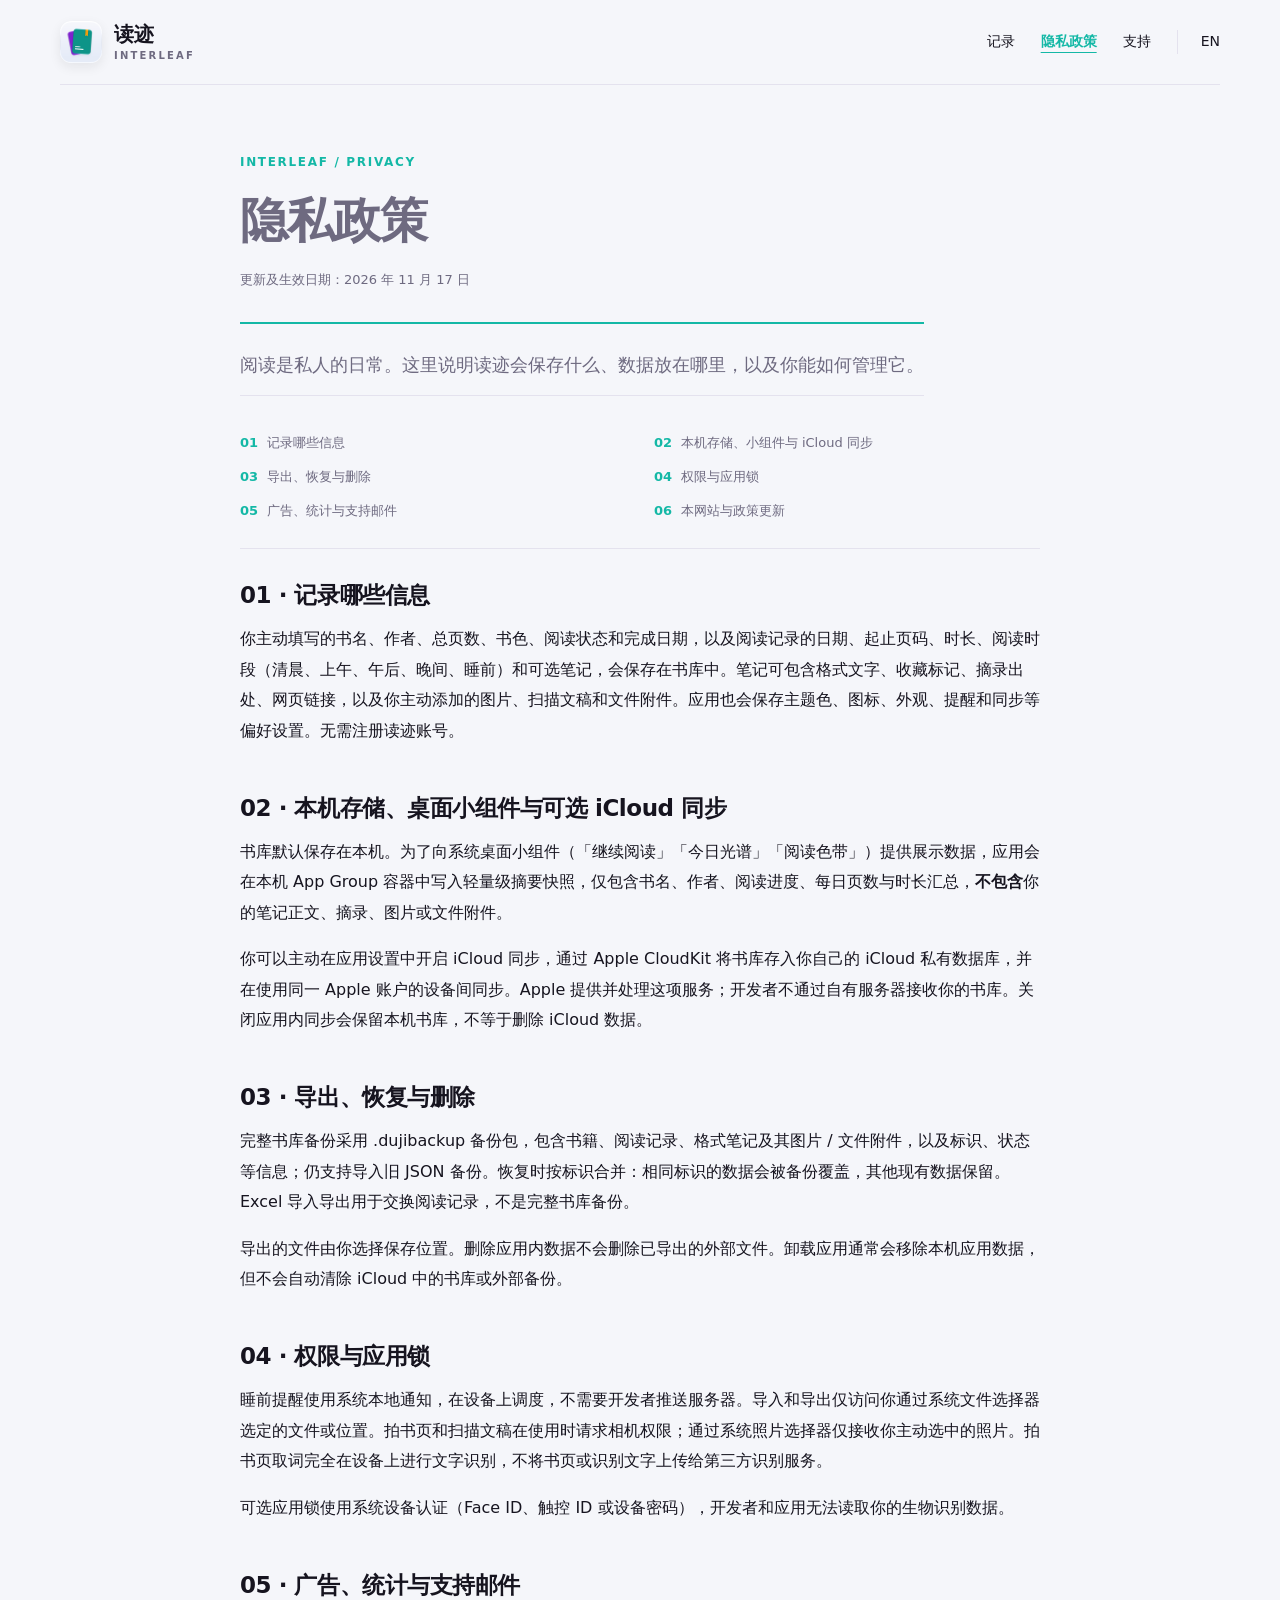
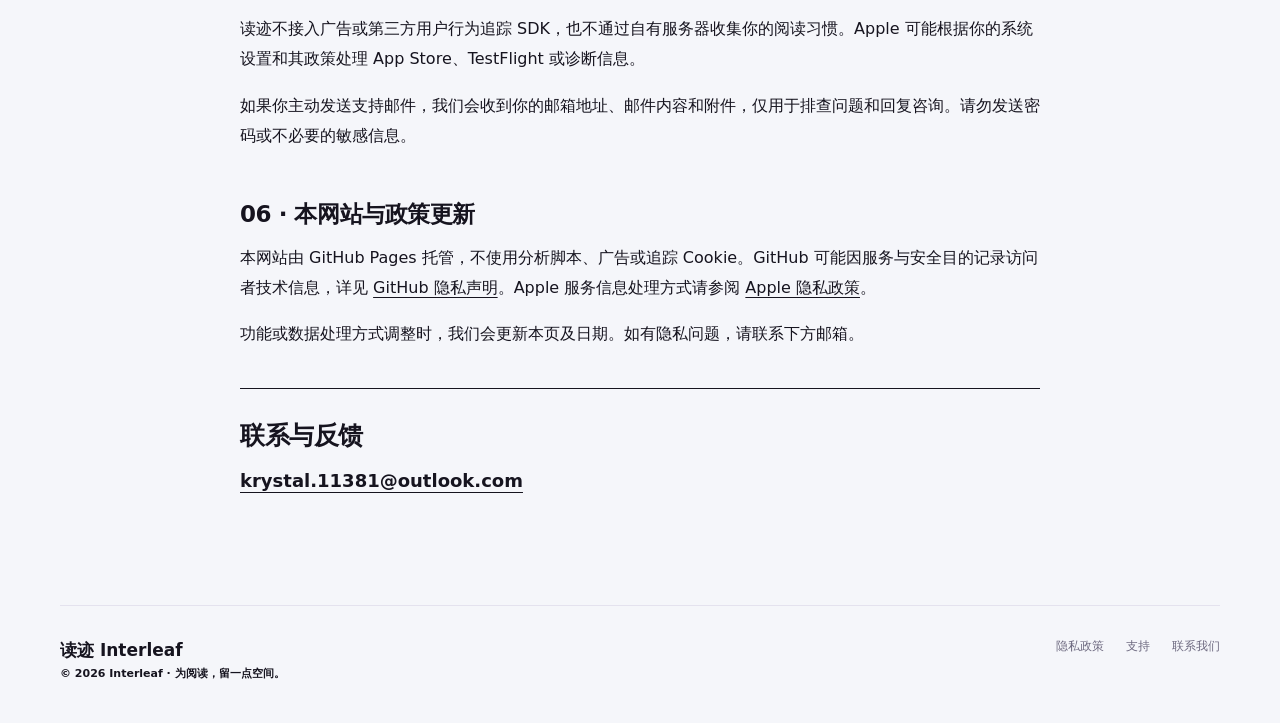
<file: v2/privacy/index.html>
<!doctype html>
<html lang="zh-Hans">
<head>
  <meta charset="utf-8">
  <meta name="viewport" content="width=device-width, initial-scale=1">
  <title>隐私政策 · Interleaf</title>
  <meta name="description" content="了解读迹的本机存储、iCloud 同步、桌面小组件快照、备份、应用锁与隐私选择。">
  <meta name="theme-color" content="#f5f6fa">
  <link rel="icon" type="image/png" href="../assets/app-icon.png">
  <link rel="apple-touch-icon" sizes="180x180" href="../assets/app-icon.png">
  <link rel="stylesheet" href="../assets/site.css">
  <link rel="canonical" href="https://interleaf-app.github.io/interleaf-legal/v2/privacy/">
  <link rel="alternate" hreflang="en" href="https://interleaf-app.github.io/interleaf-legal/v2/en/privacy/">
</head>
<body>
  <a class="skip-link" href="#main">跳至正文</a>
  <header class="site-header wrap">
    <a class="brand" href="../index.html" aria-label="读迹首页">
      <img src="../assets/app-icon.png" alt="" width="40" height="40">
      <span class="brand-name">读迹<span class="brand-en">INTERLEAF</span></span>
    </a>
    <nav aria-label="主导航">
      <a class="section-link" href="../index.html#record">记录</a>
      <a href="index.html" aria-current="page">隐私政策</a>
      <a href="../support/index.html">支持</a>
      <a class="language" href="../en/privacy/index.html" lang="en">EN</a>
    </nav>
  </header>

  <main id="main" class="page wrap">
    <div class="page-intro">
      <p class="eyebrow">INTERLEAF / PRIVACY</p>
      <h1>隐私政策</h1>
      <p class="meta">更新及生效日期：2026 年 11 月 17 日</p>
      <p class="summary">阅读是私人的日常。这里说明读迹会保存什么、数据放在哪里，以及你能如何管理它。</p>
    </div>

    <ol class="toc">
      <li><a href="#section-1">记录哪些信息</a></li>
      <li><a href="#section-2">本机存储、小组件与 iCloud 同步</a></li>
      <li><a href="#section-3">导出、恢复与删除</a></li>
      <li><a href="#section-4">权限与应用锁</a></li>
      <li><a href="#section-5">广告、统计与支持邮件</a></li>
      <li><a href="#section-6">本网站与政策更新</a></li>
    </ol>

    <div class="prose">
      <section id="section-1">
        <h2>01 · 记录哪些信息</h2>
        <p>你主动填写的书名、作者、总页数、书色、阅读状态和完成日期，以及阅读记录的日期、起止页码、时长、阅读时段（清晨、上午、午后、晚间、睡前）和可选笔记，会保存在书库中。笔记可包含格式文字、收藏标记、摘录出处、网页链接，以及你主动添加的图片、扫描文稿和文件附件。应用也会保存主题色、图标、外观、提醒和同步等偏好设置。无需注册读迹账号。</p>
      </section>

      <section id="section-2">
        <h2>02 · 本机存储、桌面小组件与可选 iCloud 同步</h2>
        <p>书库默认保存在本机。为了向系统桌面小组件（「继续阅读」「今日光谱」「阅读色带」）提供展示数据，应用会在本机 App Group 容器中写入轻量级摘要快照，仅包含书名、作者、阅读进度、每日页数与时长汇总，<strong>不包含</strong>你的笔记正文、摘录、图片或文件附件。</p>
        <p>你可以主动在应用设置中开启 iCloud 同步，通过 Apple CloudKit 将书库存入你自己的 iCloud 私有数据库，并在使用同一 Apple 账户的设备间同步。Apple 提供并处理这项服务；开发者不通过自有服务器接收你的书库。关闭应用内同步会保留本机书库，不等于删除 iCloud 数据。</p>
      </section>

      <section id="section-3">
        <h2>03 · 导出、恢复与删除</h2>
        <p>完整书库备份采用 .dujibackup 备份包，包含书籍、阅读记录、格式笔记及其图片 / 文件附件，以及标识、状态等信息；仍支持导入旧 JSON 备份。恢复时按标识合并：相同标识的数据会被备份覆盖，其他现有数据保留。Excel 导入导出用于交换阅读记录，不是完整书库备份。</p>
        <p>导出的文件由你选择保存位置。删除应用内数据不会删除已导出的外部文件。卸载应用通常会移除本机应用数据，但不会自动清除 iCloud 中的书库或外部备份。</p>
      </section>

      <section id="section-4">
        <h2>04 · 权限与应用锁</h2>
        <p>睡前提醒使用系统本地通知，在设备上调度，不需要开发者推送服务器。导入和导出仅访问你通过系统文件选择器选定的文件或位置。拍书页和扫描文稿在使用时请求相机权限；通过系统照片选择器仅接收你主动选中的照片。拍书页取词完全在设备上进行文字识别，不将书页或识别文字上传给第三方识别服务。</p>
        <p>可选应用锁使用系统设备认证（Face ID、触控 ID 或设备密码），开发者和应用无法读取你的生物识别数据。</p>
      </section>

      <section id="section-5">
        <h2>05 · 广告、统计与支持邮件</h2>
        <p>读迹不接入广告或第三方用户行为追踪 SDK，也不通过自有服务器收集你的阅读习惯。Apple 可能根据你的系统设置和其政策处理 App Store、TestFlight 或诊断信息。</p>
        <p>如果你主动发送支持邮件，我们会收到你的邮箱地址、邮件内容和附件，仅用于排查问题和回复咨询。请勿发送密码或不必要的敏感信息。</p>
      </section>

      <section id="section-6">
        <h2>06 · 本网站与政策更新</h2>
        <p>本网站由 GitHub Pages 托管，不使用分析脚本、广告或追踪 Cookie。GitHub 可能因服务与安全目的记录访问者技术信息，详见 <a href="https://docs.github.com/en/site-policy/privacy-policies/github-general-privacy-statement">GitHub 隐私声明</a>。Apple 服务信息处理方式请参阅 <a href="https://www.apple.com/legal/privacy/">Apple 隐私政策</a>。</p>
        <p>功能或数据处理方式调整时，我们会更新本页及日期。如有隐私问题，请联系下方邮箱。</p>
      </section>

      <section class="contact">
        <h2>联系与反馈</h2>
        <a href="mailto:krystal.11381@outlook.com">krystal.11381@outlook.com</a>
      </section>
    </div>
  </main>

  <footer class="site-footer wrap">
    <div class="footer-brand">
      读迹 Interleaf
      <p class="footer-note">© 2026 Interleaf · 为阅读，留一点空间。</p>
    </div>
    <div class="footer-links">
      <a href="index.html">隐私政策</a>
      <a href="../support/index.html">支持</a>
      <a href="mailto:krystal.11381@outlook.com">联系我们</a>
    </div>
  </footer>
</body>
</html>
</file>
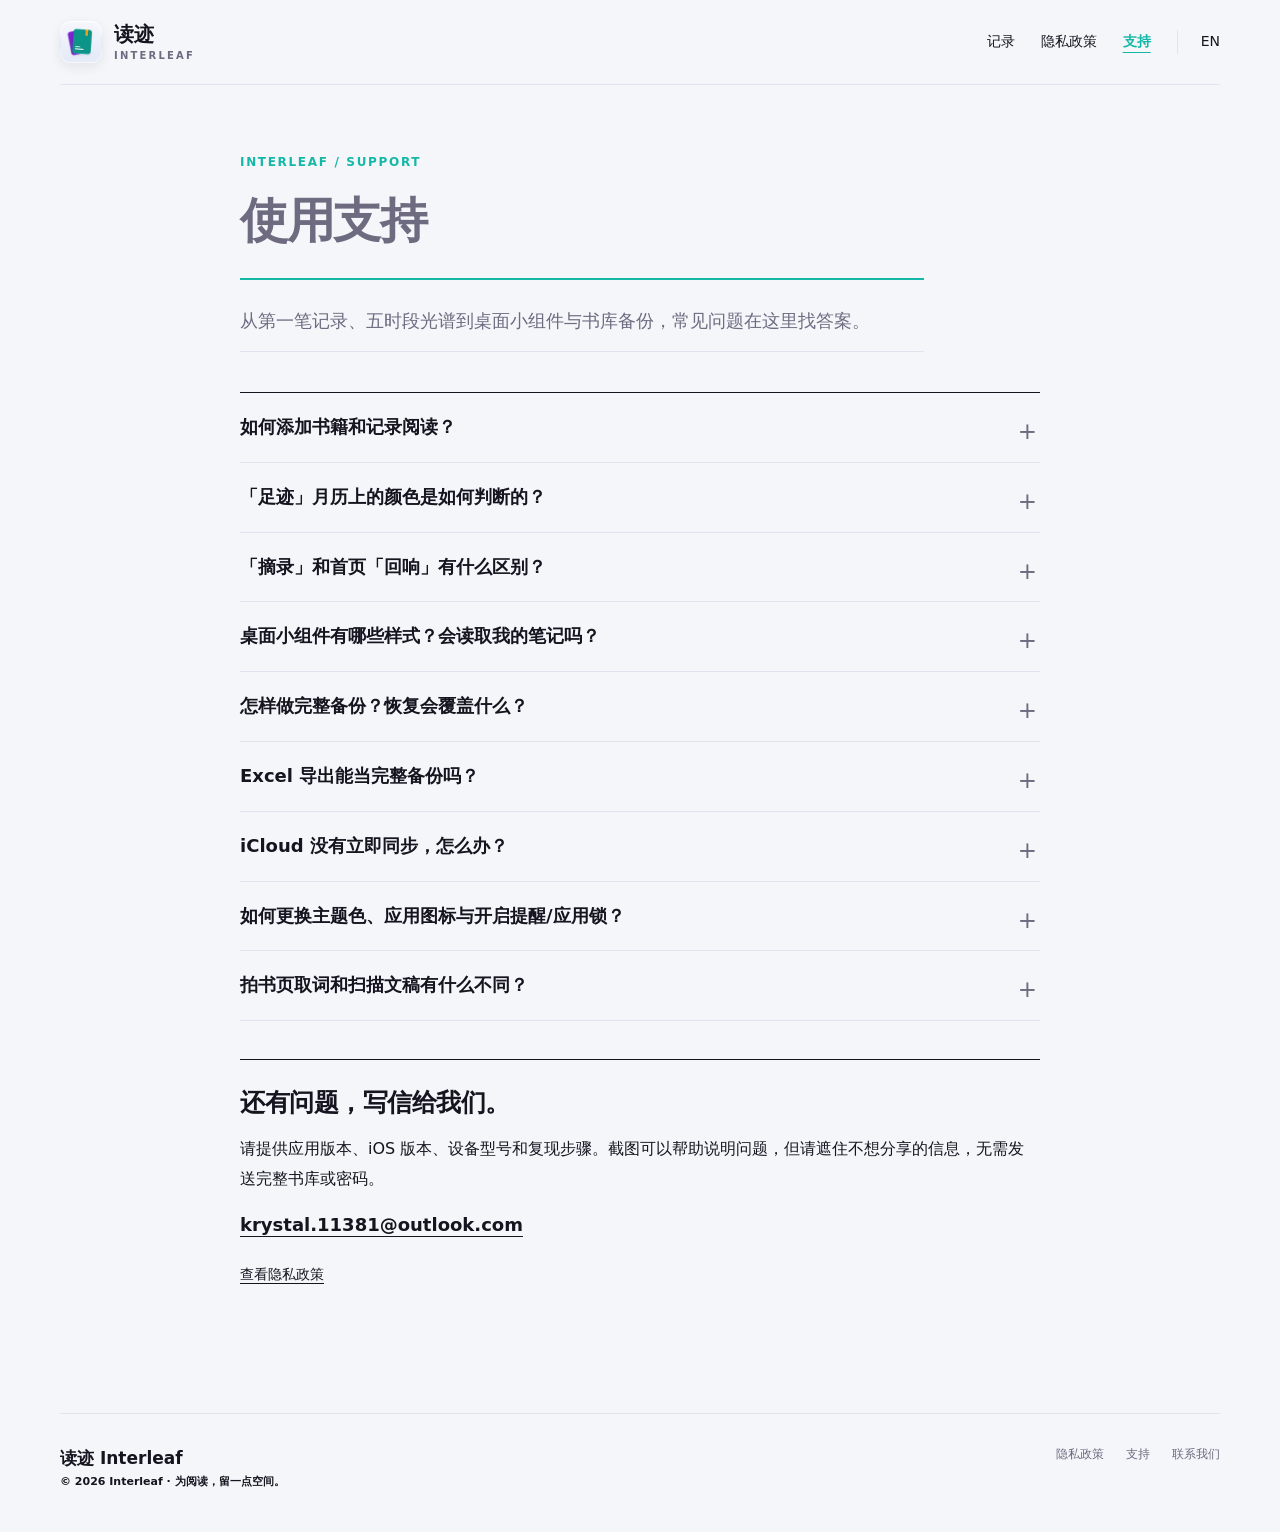
<file: v2/support/index.html>
<!doctype html>
<html lang="zh-Hans">
<head>
  <meta charset="utf-8">
  <meta name="viewport" content="width=device-width, initial-scale=1">
  <title>使用支持 · Interleaf</title>
  <meta name="description" content="读迹阅读记录、五时段光谱、彩色书库、摘录墙、桌面小组件、备份恢复与 iCloud 同步常见问题。">
  <meta name="theme-color" content="#f5f6fa">
  <link rel="icon" type="image/png" href="../assets/app-icon.png">
  <link rel="apple-touch-icon" sizes="180x180" href="../assets/app-icon.png">
  <link rel="stylesheet" href="../assets/site.css">
  <link rel="canonical" href="https://interleaf-app.github.io/interleaf-legal/v2/support/">
  <link rel="alternate" hreflang="en" href="https://interleaf-app.github.io/interleaf-legal/v2/en/support/">
</head>
<body>
  <a class="skip-link" href="#main">跳至正文</a>
  <header class="site-header wrap">
    <a class="brand" href="../index.html" aria-label="读迹首页">
      <img src="../assets/app-icon.png" alt="" width="40" height="40">
      <span class="brand-name">读迹<span class="brand-en">INTERLEAF</span></span>
    </a>
    <nav aria-label="主导航">
      <a class="section-link" href="../index.html#record">记录</a>
      <a href="../privacy/index.html">隐私政策</a>
      <a href="index.html" aria-current="page">支持</a>
      <a class="language" href="../en/support/index.html" lang="en">EN</a>
    </nav>
  </header>

  <main id="main" class="page wrap">
    <div class="page-intro">
      <p class="eyebrow">INTERLEAF / SUPPORT</p>
      <h1>使用支持</h1>
      <p class="summary">从第一笔记录、五时段光谱到桌面小组件与书库备份，常见问题在这里找答案。</p>
    </div>

    <section class="faq" aria-label="常见问题">
      <details>
        <summary>如何添加书籍和记录阅读？</summary>
        <div class="answer">
          <p>在「书库」右上角点击「+」添加新书，填写书名并挑选 6 种书色之一；作者和总页数可留空。记录阅读时，可在「今天」页面点击「+ 记一笔」，或在在读书卡、书籍详情中直接点击「记一笔 / 拍书页」，填写读到的页码即可。时长、时段与笔记均为可选。</p>
        </div>
      </details>

      <details>
        <summary>「足迹」月历上的颜色是如何判断的？</summary>
        <div class="answer">
          <p>月历上的每一天按当天主要阅读时段着色（清晨粉橙、上午明黄、午后天蓝、晚间暮紫、睡前深靛），年视图则以 12 条全年光谱色带呈现每日天色。点击月历中的过去日期可以查看记录或补记，打开已有记录可通过菜单编辑或删除。</p>
        </div>
      </details>

      <details>
        <summary>「摘录」和首页「回响」有什么区别？</summary>
        <div class="answer">
          <p>「摘录」页集中展示所有包含文字、图片或附件的阅读笔记，支持按书籍筛选、只看收藏与关键词搜索；点击卡片可全文阅读。首页「回响」会从全部往日笔记中随机抽取一条展示，点击「换一则」可以随机翻看其他往日记录。</p>
        </div>
      </details>

      <details>
        <summary>桌面小组件有哪些样式？会读取我的笔记吗？</summary>
        <div class="answer">
          <p>支持「继续阅读」（小号 / 中号，随书色铺满，可指定书籍）、「今日光谱」（小号，展示今日阅读分钟数与五时段光谱环）以及「阅读色带」（中号，展示近 15 天按时段着色的柱状记录）。小组件只读取 App Group 快照里的进度、页数与分钟汇总，不触碰笔记正文或附件。</p>
        </div>
      </details>

      <details>
        <summary>怎样做完整备份？恢复会覆盖什么？</summary>
        <div class="answer">
          <p>在「更多」中导出完整书库备份包（.dujibackup），保存到你选择的位置。备份包保留书籍、阅读记录、格式笔记和图片 / 文件附件，并继续兼容导入旧 JSON 备份。恢复前会显示预览并按标识合并：相同标识的内容由备份更新，其他现有内容保留。</p>
        </div>
      </details>

      <details>
        <summary>Excel 导出能当完整备份吗？</summary>
        <div class="answer">
          <p>不能。Excel 用于阅读记录的整理与交换，不完整保留书库结构、格式笔记和附件。长期备份或换机迁移请使用完整书库备份包（.dujibackup）。</p>
        </div>
      </details>

      <details>
        <summary>iCloud 没有立即同步，怎么办？</summary>
        <div class="answer">
          <p>请确认各设备登录同一 Apple 账户、系统允许读迹使用 iCloud，并在读迹设置中开启同步。网络与系统调度可能导致延迟，稍后重新打开应用即可刷新。请勿为排查同步问题直接卸载应用，以免丢失仅保存在本机的记录。</p>
        </div>
      </details>

      <details>
        <summary>如何更换主题色、应用图标与开启提醒/应用锁？</summary>
        <div class="answer">
          <p>在「更多」页面可切换浅色 / 深色 / 跟随系统外观、选择 4 套主题色（晴岚、夜航、晨曦、日落）与 3 款 Prism 风格应用图标（晴岚、夜航、晨曦），并按需开启睡前阅读提醒或 Face ID / 密码应用锁。</p>
        </div>
      </details>

      <details>
        <summary>拍书页取词和扫描文稿有什么不同？</summary>
        <div class="answer">
          <p>扫描文稿将纸页保存为附件；「拍书页」则使用设备端文字识别提取书页文字，选段校对后可直接以带出处的摘录或普通文字插入笔记，也可选择是否同时保存原图，全程不上传第三方识别服务器。</p>
        </div>
      </details>
    </section>

    <section class="contact prose">
      <h2>还有问题，写信给我们。</h2>
      <p>请提供应用版本、iOS 版本、设备型号和复现步骤。截图可以帮助说明问题，但请遮住不想分享的信息，无需发送完整书库或密码。</p>
      <a href="mailto:krystal.11381@outlook.com?subject=Interleaf%20Support">krystal.11381@outlook.com</a>
      <p style="margin-top:18px"><a class="back-link" href="../privacy/index.html">查看隐私政策</a></p>
    </section>
  </main>

  <footer class="site-footer wrap">
    <div class="footer-brand">
      读迹 Interleaf
      <p class="footer-note">© 2026 Interleaf · 为阅读，留一点空间。</p>
    </div>
    <div class="footer-links">
      <a href="../privacy/index.html">隐私政策</a>
      <a href="index.html">支持</a>
      <a href="mailto:krystal.11381@outlook.com">联系我们</a>
    </div>
  </footer>
</body>
</html>
</file>
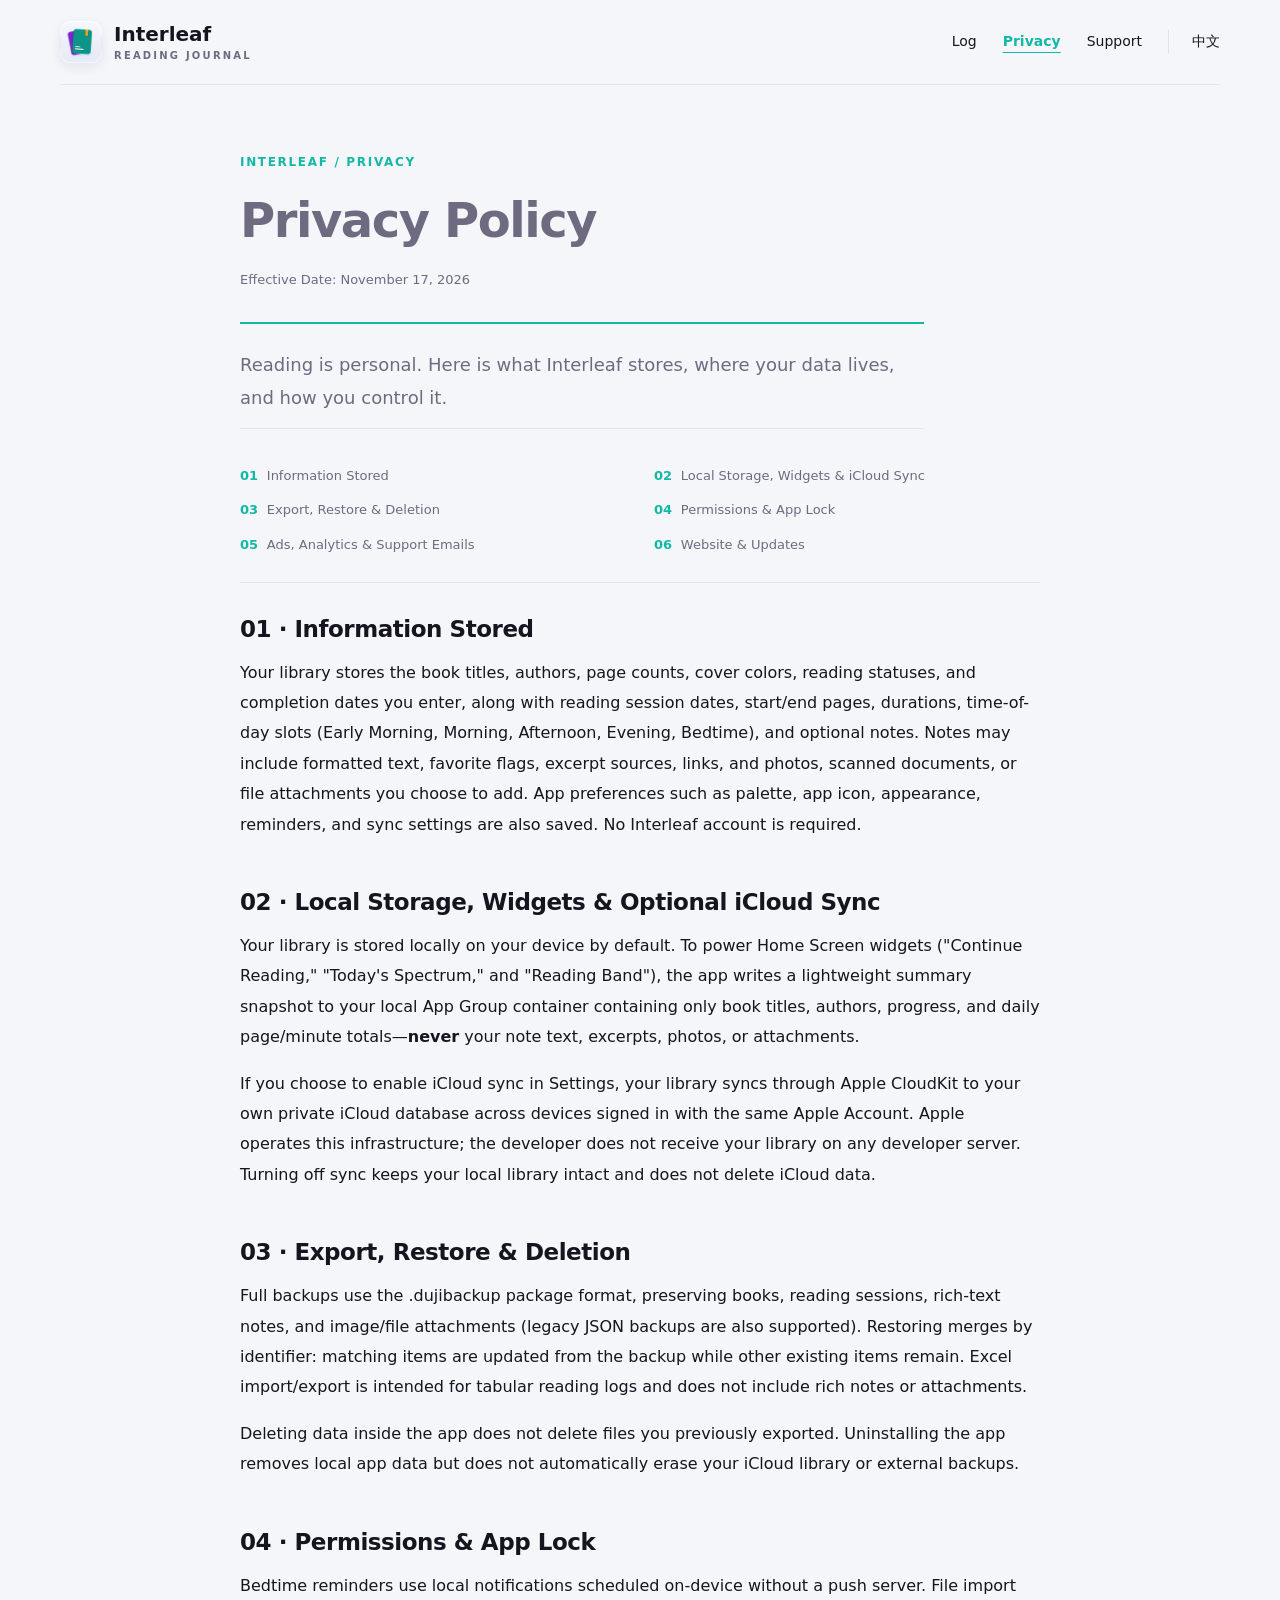
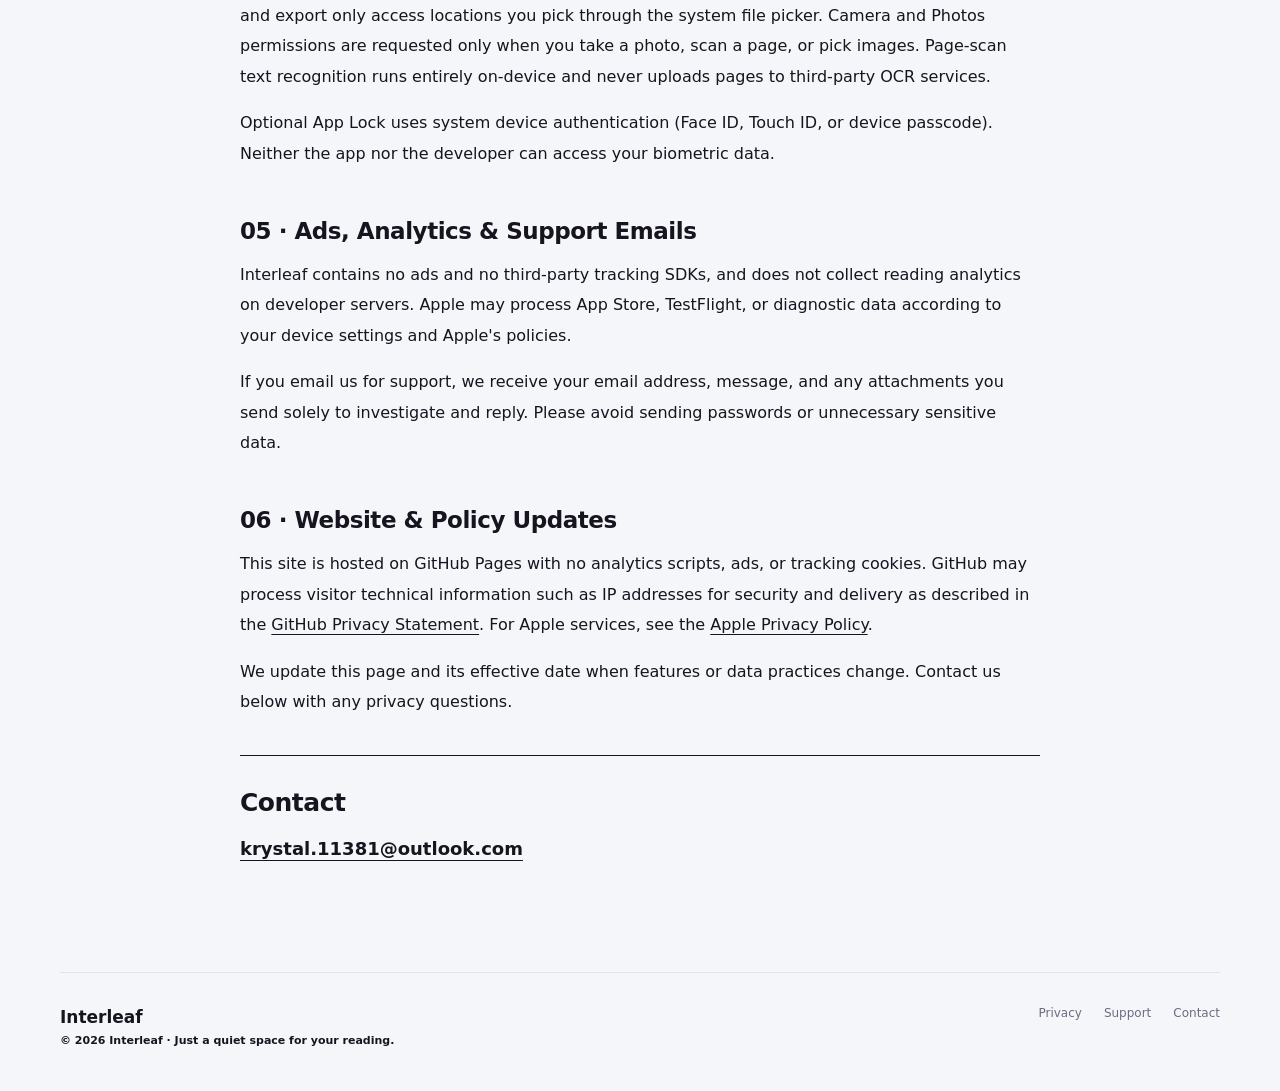
<file: v2/en/privacy/index.html>
<!doctype html>
<html lang="en">
<head>
  <meta charset="utf-8">
  <meta name="viewport" content="width=device-width, initial-scale=1">
  <title>Privacy Policy · Interleaf</title>
  <meta name="description" content="Learn about Interleaf's on-device storage, widgets, optional iCloud sync, backups, app lock, and privacy choices.">
  <meta name="theme-color" content="#f5f6fa">
  <link rel="icon" type="image/png" href="../../assets/app-icon.png">
  <link rel="apple-touch-icon" sizes="180x180" href="../../assets/app-icon.png">
  <link rel="stylesheet" href="../../assets/site.css">
  <link rel="canonical" href="https://interleaf-app.github.io/interleaf-legal/v2/en/privacy/">
  <link rel="alternate" hreflang="zh-Hans" href="https://interleaf-app.github.io/interleaf-legal/v2/privacy/">
</head>
<body>
  <a class="skip-link" href="#main">Skip to content</a>
  <header class="site-header wrap">
    <a class="brand" href="../index.html" aria-label="Interleaf Home">
      <img src="../../assets/app-icon.png" alt="" width="40" height="40">
      <span class="brand-name">Interleaf<span class="brand-en">READING JOURNAL</span></span>
    </a>
    <nav aria-label="Primary">
      <a class="section-link" href="../index.html#record">Log</a>
      <a href="index.html" aria-current="page">Privacy</a>
      <a href="../support/index.html">Support</a>
      <a class="language" href="../../privacy/index.html" lang="zh-Hans">中文</a>
    </nav>
  </header>

  <main id="main" class="page wrap">
    <div class="page-intro">
      <p class="eyebrow">INTERLEAF / PRIVACY</p>
      <h1>Privacy Policy</h1>
      <p class="meta">Effective Date: November 17, 2026</p>
      <p class="summary">Reading is personal. Here is what Interleaf stores, where your data lives, and how you control it.</p>
    </div>

    <ol class="toc">
      <li><a href="#section-1">Information Stored</a></li>
      <li><a href="#section-2">Local Storage, Widgets &amp; iCloud Sync</a></li>
      <li><a href="#section-3">Export, Restore &amp; Deletion</a></li>
      <li><a href="#section-4">Permissions &amp; App Lock</a></li>
      <li><a href="#section-5">Ads, Analytics &amp; Support Emails</a></li>
      <li><a href="#section-6">Website &amp; Updates</a></li>
    </ol>

    <div class="prose">
      <section id="section-1">
        <h2>01 · Information Stored</h2>
        <p>Your library stores the book titles, authors, page counts, cover colors, reading statuses, and completion dates you enter, along with reading session dates, start/end pages, durations, time-of-day slots (Early Morning, Morning, Afternoon, Evening, Bedtime), and optional notes. Notes may include formatted text, favorite flags, excerpt sources, links, and photos, scanned documents, or file attachments you choose to add. App preferences such as palette, app icon, appearance, reminders, and sync settings are also saved. No Interleaf account is required.</p>
      </section>

      <section id="section-2">
        <h2>02 · Local Storage, Widgets &amp; Optional iCloud Sync</h2>
        <p>Your library is stored locally on your device by default. To power Home Screen widgets ("Continue Reading," "Today's Spectrum," and "Reading Band"), the app writes a lightweight summary snapshot to your local App Group container containing only book titles, authors, progress, and daily page/minute totals—<strong>never</strong> your note text, excerpts, photos, or attachments.</p>
        <p>If you choose to enable iCloud sync in Settings, your library syncs through Apple CloudKit to your own private iCloud database across devices signed in with the same Apple Account. Apple operates this infrastructure; the developer does not receive your library on any developer server. Turning off sync keeps your local library intact and does not delete iCloud data.</p>
      </section>

      <section id="section-3">
        <h2>03 · Export, Restore &amp; Deletion</h2>
        <p>Full backups use the .dujibackup package format, preserving books, reading sessions, rich-text notes, and image/file attachments (legacy JSON backups are also supported). Restoring merges by identifier: matching items are updated from the backup while other existing items remain. Excel import/export is intended for tabular reading logs and does not include rich notes or attachments.</p>
        <p>Deleting data inside the app does not delete files you previously exported. Uninstalling the app removes local app data but does not automatically erase your iCloud library or external backups.</p>
      </section>

      <section id="section-4">
        <h2>04 · Permissions &amp; App Lock</h2>
        <p>Bedtime reminders use local notifications scheduled on-device without a push server. File import and export only access locations you pick through the system file picker. Camera and Photos permissions are requested only when you take a photo, scan a page, or pick images. Page-scan text recognition runs entirely on-device and never uploads pages to third-party OCR services.</p>
        <p>Optional App Lock uses system device authentication (Face ID, Touch ID, or device passcode). Neither the app nor the developer can access your biometric data.</p>
      </section>

      <section id="section-5">
        <h2>05 · Ads, Analytics &amp; Support Emails</h2>
        <p>Interleaf contains no ads and no third-party tracking SDKs, and does not collect reading analytics on developer servers. Apple may process App Store, TestFlight, or diagnostic data according to your device settings and Apple's policies.</p>
        <p>If you email us for support, we receive your email address, message, and any attachments you send solely to investigate and reply. Please avoid sending passwords or unnecessary sensitive data.</p>
      </section>

      <section id="section-6">
        <h2>06 · Website &amp; Policy Updates</h2>
        <p>This site is hosted on GitHub Pages with no analytics scripts, ads, or tracking cookies. GitHub may process visitor technical information such as IP addresses for security and delivery as described in the <a href="https://docs.github.com/en/site-policy/privacy-policies/github-general-privacy-statement">GitHub Privacy Statement</a>. For Apple services, see the <a href="https://www.apple.com/legal/privacy/">Apple Privacy Policy</a>.</p>
        <p>We update this page and its effective date when features or data practices change. Contact us below with any privacy questions.</p>
      </section>

      <section class="contact">
        <h2>Contact</h2>
        <a href="mailto:krystal.11381@outlook.com">krystal.11381@outlook.com</a>
      </section>
    </div>
  </main>

  <footer class="site-footer wrap">
    <div class="footer-brand">
      Interleaf
      <p class="footer-note">© 2026 Interleaf · Just a quiet space for your reading.</p>
    </div>
    <div class="footer-links">
      <a href="index.html">Privacy</a>
      <a href="../support/index.html">Support</a>
      <a href="mailto:krystal.11381@outlook.com">Contact</a>
    </div>
  </footer>
</body>
</html>
</file>
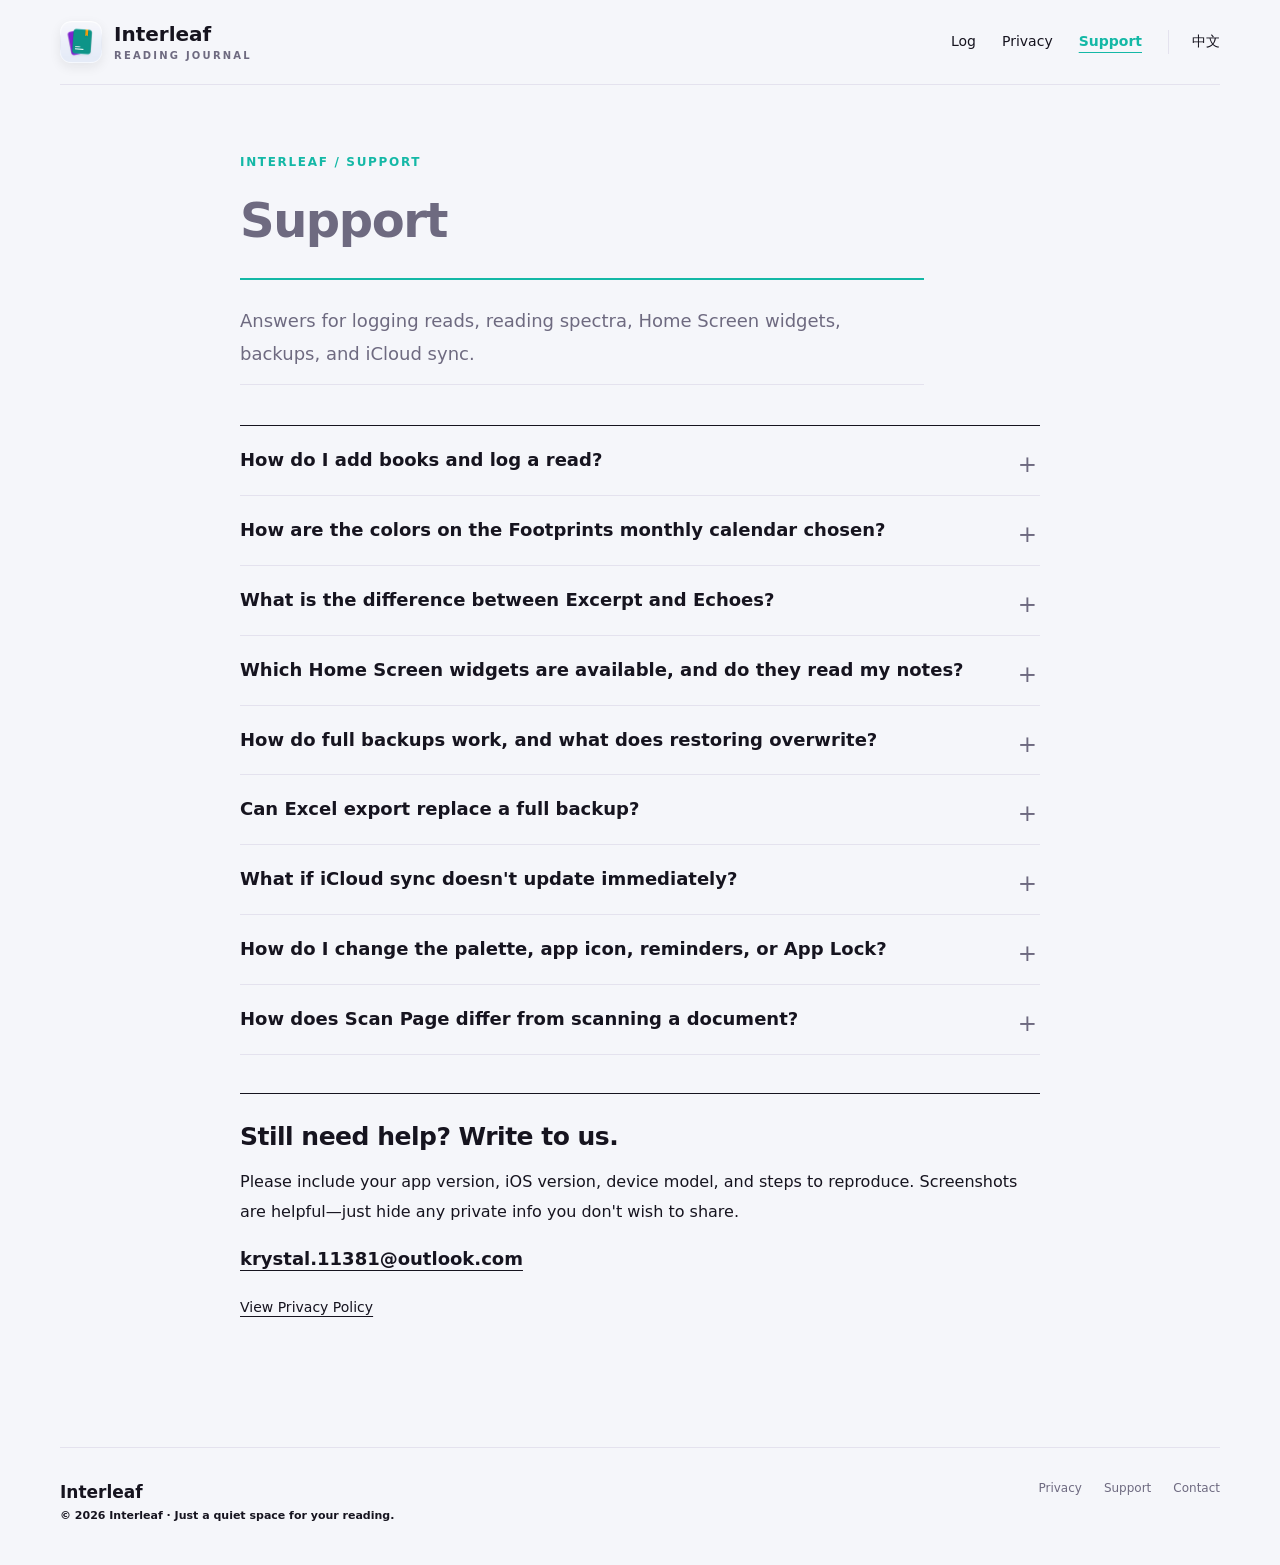
<file: v2/en/support/index.html>
<!doctype html>
<html lang="en">
<head>
  <meta charset="utf-8">
  <meta name="viewport" content="width=device-width, initial-scale=1">
  <title>Support · Interleaf</title>
  <meta name="description" content="Help with Interleaf reading logs, time-of-day spectrum, color-coded library, excerpts, widgets, backups, and iCloud sync.">
  <meta name="theme-color" content="#f5f6fa">
  <link rel="icon" type="image/png" href="../../assets/app-icon.png">
  <link rel="apple-touch-icon" sizes="180x180" href="../../assets/app-icon.png">
  <link rel="stylesheet" href="../../assets/site.css">
  <link rel="canonical" href="https://interleaf-app.github.io/interleaf-legal/v2/en/support/">
  <link rel="alternate" hreflang="zh-Hans" href="https://interleaf-app.github.io/interleaf-legal/v2/support/">
</head>
<body>
  <a class="skip-link" href="#main">Skip to content</a>
  <header class="site-header wrap">
    <a class="brand" href="../index.html" aria-label="Interleaf Home">
      <img src="../../assets/app-icon.png" alt="" width="40" height="40">
      <span class="brand-name">Interleaf<span class="brand-en">READING JOURNAL</span></span>
    </a>
    <nav aria-label="Primary">
      <a class="section-link" href="../index.html#record">Log</a>
      <a href="../privacy/index.html">Privacy</a>
      <a href="index.html" aria-current="page">Support</a>
      <a class="language" href="../../support/index.html" lang="zh-Hans">中文</a>
    </nav>
  </header>

  <main id="main" class="page wrap">
    <div class="page-intro">
      <p class="eyebrow">INTERLEAF / SUPPORT</p>
      <h1>Support</h1>
      <p class="summary">Answers for logging reads, reading spectra, Home Screen widgets, backups, and iCloud sync.</p>
    </div>

    <section class="faq" aria-label="Frequently Asked Questions">
      <details>
        <summary>How do I add books and log a read?</summary>
        <div class="answer">
          <p>Tap "+" in the top-right corner of Library to add a book, enter its title, and pick one of six cover colors (author and total pages are optional). To log a read, tap "+ Log a read" on Today, or tap "Log a read / Scan Page" directly on an active book card or book detail screen.</p>
        </div>
      </details>

      <details>
        <summary>How are the colors on the Footprints monthly calendar chosen?</summary>
        <div class="answer">
          <p>Each day on the monthly calendar is colored by your main reading time that day (Early Morning, Morning, Afternoon, Evening, or Bedtime), while the Year view displays 12 monthly spectrum bands. Tap any past date on the calendar to view or backfill entries.</p>
        </div>
      </details>

      <details>
        <summary>What is the difference between Excerpt and Echoes?</summary>
        <div class="answer">
          <p>The Excerpt tab gathers all reading logs that include text, photos, or attachments, with book filters, a Favorites toggle, and search. Echoes on Today randomly surfaces a past note from your history—tap Shuffle to browse another.</p>
        </div>
      </details>

      <details>
        <summary>Which Home Screen widgets are available, and do they read my notes?</summary>
        <div class="answer">
          <p>Interleaf includes "Continue Reading" (Small &amp; Medium, filled with your book's color), "Today's Spectrum" (Small, showing today's minutes and spectrum ring), and "Reading Band" (Medium, showing 15-day time-colored bars). Widgets only read book progress and daily page/minute totals from the App Group snapshot—never note text or attachments.</p>
        </div>
      </details>

      <details>
        <summary>How do full backups work, and what does restoring overwrite?</summary>
        <div class="answer">
          <p>In More, export a full .dujibackup archive to Files or iCloud Drive. It preserves books, sessions, formatted notes, and image/file attachments (legacy JSON backups are also supported). Restoring shows a preview and merges by ID: matching items are updated from the backup while other existing data is kept.</p>
        </div>
      </details>

      <details>
        <summary>Can Excel export replace a full backup?</summary>
        <div class="answer">
          <p>No. Excel is great for reviewing or exchanging reading logs, but it does not preserve rich-text notes or attachments. Use .dujibackup archives for full backups or device transfers.</p>
        </div>
      </details>

      <details>
        <summary>What if iCloud sync doesn't update immediately?</summary>
        <div class="answer">
          <p>Make sure all devices use the same Apple Account, iCloud is enabled for Interleaf in iOS Settings, and iCloud sync is turned on inside Interleaf. Network and system scheduling can introduce short delays. Avoid deleting the app while troubleshooting so local-only data isn't lost.</p>
        </div>
      </details>

      <details>
        <summary>How do I change the palette, app icon, reminders, or App Lock?</summary>
        <div class="answer">
          <p>In More, choose Light, Dark, or System appearance, pick from four palettes and three Prism app icons, and enable optional bedtime reminders or Face ID / passcode App Lock.</p>
        </div>
      </details>

      <details>
        <summary>How does Scan Page differ from scanning a document?</summary>
        <div class="answer">
          <p>Scanning a document saves the page as an attachment. "Scan Page" uses on-device text recognition to extract text from a book page so you can proofread and insert it as a styled excerpt or plain text—without uploading anything to external servers.</p>
        </div>
      </details>
    </section>

    <section class="contact prose">
      <h2>Still need help? Write to us.</h2>
      <p>Please include your app version, iOS version, device model, and steps to reproduce. Screenshots are helpful—just hide any private info you don't wish to share.</p>
      <a href="mailto:krystal.11381@outlook.com?subject=Interleaf%20Support">krystal.11381@outlook.com</a>
      <p style="margin-top:18px"><a class="back-link" href="../privacy/index.html">View Privacy Policy</a></p>
    </section>
  </main>

  <footer class="site-footer wrap">
    <div class="footer-brand">
      Interleaf
      <p class="footer-note">© 2026 Interleaf · Just a quiet space for your reading.</p>
    </div>
    <div class="footer-links">
      <a href="../privacy/index.html">Privacy</a>
      <a href="index.html">Support</a>
      <a href="mailto:krystal.11381@outlook.com">Contact</a>
    </div>
  </footer>
</body>
</html>
</file>
<file: assets/site.css>
@font-face{font-family:Hanken;src:url('fonts/HankenGrotesk-Variable.ttf') format('truetype');font-style:normal;font-weight:100 900;font-display:swap}
@font-face{font-family:Caslon;src:url('fonts/LibreCaslonDisplay-Regular.ttf') format('truetype');font-weight:400;font-display:swap}
:root{color-scheme:light dark;--paper:#fbf8f3;--ink:#2c2c2c;--muted:#6b655c;--line:#ddd5c7;--recess:#f2ede4;--max:1160px;--radius:32px}
*{box-sizing:border-box}html{scroll-behavior:smooth;scroll-padding-top:28px}body{margin:0;background:var(--paper);color:var(--ink);font-family:Hanken,'PingFang SC','Hiragino Sans GB',system-ui,sans-serif;line-height:1.7;-webkit-font-smoothing:antialiased}body:before{content:'';position:fixed;inset:0;background:url('grain.png') repeat;background-size:64px;mix-blend-mode:multiply;opacity:.15;pointer-events:none;z-index:5}a{color:inherit;text-decoration:none}a:hover{text-decoration:underline;text-underline-offset:5px}button,input{font:inherit}img{display:block;max-width:100%;height:auto}h1,h2,h3,p{margin-top:0}h1,h2{font-weight:500;line-height:1.25;letter-spacing:-.035em}h3{font-size:18px;line-height:1.5}p{margin-bottom:1em}ul,ol{padding-left:1.3em}li+li{margin-top:8px}::selection{background:var(--ink);color:var(--paper)}:focus-visible{outline:2px solid var(--ink);outline-offset:5px;border-radius:3px}.skip-link{position:absolute;left:24px;top:-100px;padding:12px 18px;background:var(--ink);color:var(--paper);z-index:20}.skip-link:focus{top:12px}.wrap{width:min(calc(100% - 80px),var(--max));margin:auto}.site-header{display:flex;align-items:center;justify-content:space-between;gap:24px;padding-block:21px;border-bottom:1px solid var(--line)}.brand{display:flex;align-items:center;gap:12px}.brand img{width:42px;height:42px;border-radius:11px;box-shadow:0 2px 8px #0000000a}.brand-name{font-weight:600;line-height:1.2;font-size:20px;display:block}.brand-en{font-size:10px;font-weight:500;letter-spacing:.22em;display:block;margin-top:5px;color:var(--muted)}nav{display:flex;flex-wrap:wrap;align-items:center;gap:26px;font-size:14px}nav a[aria-current=page]{font-weight:700;text-decoration:underline;text-underline-offset:6px}.language{border-left:1px solid var(--line);padding-left:23px}.eyebrow{font-size:12px;letter-spacing:.14em;text-transform:uppercase;font-weight:600;color:var(--muted);margin-bottom:22px}.hero{display:grid;grid-template-columns:1.15fr .85fr;align-items:center;gap:70px;padding-block:72px 64px}.hero h1{font-size:clamp(40px,4.8vw,62px);margin-bottom:24px}.hero h1 span{display:block}.serif{font-family:Caslon,Georgia,'Songti SC',serif;font-weight:400}.hero .intro{font-size:18px;color:var(--muted);max-width:29em;line-height:1.9}.hero-actions{display:flex;flex-wrap:wrap;align-items:center;gap:24px;margin:30px 0 24px}.button{display:inline-flex;align-items:center;justify-content:center;gap:16px;border:1px solid var(--ink);padding:12px 23px;border-radius:999px;font-size:15px;font-weight:600;line-height:1.6}.button-primary{background:var(--ink);color:var(--paper)}.button:hover{text-decoration:none;transform:translateY(-1px)}.text-link{font-size:14px;text-decoration:underline;text-underline-offset:5px}.availability{font-size:13px;color:var(--muted);margin:0}.hero-visual{position:relative;display:grid;justify-items:center;padding:12px 20px 0;background:radial-gradient(ellipse at center,#ead5b644,transparent 72%)}.phone{margin:0;width:270px;max-width:100%;border:6px solid #292725;border-radius:42px;overflow:hidden;background:#1c1c1e;box-shadow:0 24px 50px -20px #32271f30}.phone img{width:100%;height:auto}.screen-caption{font-size:11px;letter-spacing:.09em;text-transform:uppercase;color:var(--muted);margin:18px 0 0;text-align:center}.principles{display:flex;justify-content:space-between;gap:24px;flex-wrap:wrap;padding:23px 0;border-top:1.5px solid var(--ink);border-bottom:1px solid var(--line);font-size:14px}.principles span:before{content:'·';margin-right:10px;color:var(--muted)}.feature{display:grid;grid-template-columns:1fr 1fr;align-items:center;gap:120px;padding:100px 0;border-bottom:1px solid var(--line)}.feature-copy{max-width:460px}.feature h2{font-size:clamp(30px,3.8vw,44px);margin-bottom:23px}.feature p{color:var(--muted);font-size:17px;line-height:1.9}.feature-visual{display:grid;justify-items:center}.feature-visual .phone{width:246px;border-width:5px;border-radius:38px}.steps{list-style:none;padding:0;margin:26px 0 0}.steps li{display:grid;grid-template-columns:25px 1fr;gap:12px;padding:13px 0;border-bottom:1px solid var(--line);margin:0}.steps .number{font-size:12px;padding-top:4px;color:var(--muted)}.steps strong{font-size:16px;font-weight:600}.steps p{font-size:14px;line-height:1.7;margin:4px 0 0}.review{padding:90px 0;border-bottom:1px solid var(--line)}.review-heading{display:grid;grid-template-columns:1fr 1fr;gap:80px;align-items:start;margin-bottom:48px}.review h2{font-size:clamp(30px,3.8vw,44px);margin-bottom:0}.review p{font-size:17px;line-height:1.9;color:var(--muted)}.screens{display:grid;grid-template-columns:1fr 1fr;gap:44px;max-width:660px;margin:auto;align-items:start}.screens figure{margin:0;display:grid;justify-items:center}.screens .phone{width:252px;border-width:5px;border-radius:38px}.screens figcaption{margin-top:18px;font-size:14px;color:var(--muted)}.trust{padding:88px 0 76px}.trust-head{max-width:650px;margin-bottom:35px}.trust h2{font-size:clamp(30px,3.8vw,44px)}.trust-grid{display:grid;grid-template-columns:repeat(3,1fr);gap:35px}.trust-grid>div{border-top:1.5px solid var(--ink);padding-top:18px}.trust-grid p{color:var(--muted);font-size:15px;line-height:1.85}.trust-links{display:flex;gap:26px;margin-top:24px;font-size:14px}.site-footer{display:flex;justify-content:space-between;align-items:start;gap:30px;flex-wrap:wrap;border-top:1px solid var(--line);padding:30px 0 40px;font-size:12px;color:var(--muted)}.footer-brand{font-size:17px;color:var(--ink);font-weight:600}.footer-links{display:flex;gap:22px;flex-wrap:wrap}.footer-note{flex-basis:100%;margin:0;font-size:11px}.page{max-width:800px;margin:0 auto;padding:66px 0 80px}.page h1{font-size:clamp(34px,5vw,48px);margin-bottom:18px}.page-intro{font-size:18px;line-height:1.9;color:var(--muted);max-width:38em}.meta{font-size:13px;color:var(--muted);margin-bottom:30px}.summary{border-top:2px solid var(--ink);border-bottom:1px solid var(--line);padding:24px 0 14px;margin:28px 0 36px}.summary p{font-size:18px;line-height:1.85}.toc{list-style:none;counter-reset:toc;padding:0 0 26px;margin:0;border-bottom:1px solid var(--line);display:grid;grid-template-columns:repeat(2,minmax(0,1fr));gap:12px 28px;font-size:13px;line-height:1.7;color:var(--muted)}.toc>li{counter-increment:toc;display:grid;grid-template-columns:1.6em minmax(0,1fr);align-items:baseline;gap:6px;margin:0}.toc>li:before{content:counter(toc,decimal-leading-zero);font-variant-numeric:tabular-nums}.toc a{display:block;overflow-wrap:anywhere}.prose section{padding-top:32px;scroll-margin-top:28px}.prose h2{font-size:23px;font-weight:600;letter-spacing:-.02em;margin-bottom:15px}.prose p,.prose li{font-size:16px;line-height:1.95}.prose a,.faq a{text-decoration:underline;text-underline-offset:4px}.prose .note{font-size:14px;color:var(--muted);border-left:2px solid var(--line);padding-left:17px}.contact{padding:28px 0;margin-top:38px;border-top:1.5px solid var(--ink)}.contact h2{font-size:25px}.contact>a{display:inline-block;font-size:18px;font-weight:500;overflow-wrap:anywhere;text-decoration:underline;text-underline-offset:5px}.faq{margin-top:40px;border-top:1.5px solid var(--ink)}.faq details{border-bottom:1px solid var(--line);padding:20px 0}.faq summary{cursor:pointer;font-size:18px;font-weight:600;line-height:1.6;padding-right:30px;list-style:none;position:relative}.faq summary::-webkit-details-marker{display:none}.faq summary:after{content:'+';position:absolute;right:3px;top:0;font-weight:400;font-size:23px;color:var(--muted)}.faq details[open] summary:after{content:'−'}.answer{padding-top:15px;max-width:740px}.answer p,.answer li{font-size:15px;line-height:1.95}.answer p:last-child{margin-bottom:0}.callout{font-size:14px;color:var(--muted);border-left:2px solid var(--line);padding-left:16px;margin-top:28px}.back-link{font-size:14px;text-decoration:underline;text-underline-offset:5px}
@media(min-width:1800px){.hero{padding-block:90px}.hero-visual .phone{width:300px}}
@media(max-width:900px){.wrap{width:calc(100% - 48px)}.hero{gap:30px;padding-top:52px}.hero h1{font-size:44px}.hero .intro{font-size:16px}.phone{width:240px}.feature{gap:50px;padding-block:72px}.review-heading{gap:40px}.trust-grid{gap:24px}nav{gap:18px}.language{padding-left:16px}}
@media(max-width:640px){.wrap{width:calc(100% - 40px)}.site-header{padding-block:17px;gap:12px}.brand{gap:9px}.brand img{width:34px;height:34px;border-radius:9px}.brand-name{font-size:18px}.brand-en{font-size:8px;letter-spacing:.16em}.site-header nav{gap:14px;font-size:12px}.site-header .section-link{display:none}.language{padding-left:12px}.hero{grid-template-columns:1fr;gap:42px;padding-block:48px}.hero h1{font-size:43px;line-height:1.3;margin-bottom:20px}.hero .intro{font-size:16px;max-width:32em}.hero-actions{margin-block:24px 20px;gap:22px}.eyebrow{font-size:10px;margin-bottom:17px}.hero-visual{padding:0 0 0}.hero-visual .phone{width:238px}.screen-caption{font-size:10px}.principles{gap:10px 20px;font-size:12px;justify-content:start;padding-block:20px}.feature{grid-template-columns:1fr;gap:34px;padding-block:56px}.feature-copy{max-width:none}.feature h2,.review h2,.trust h2{font-size:33px}.feature p,.review p{font-size:16px}.feature-visual{order:2}.feature-visual .phone{width:224px}.review{padding-block:56px}.review-heading{grid-template-columns:1fr;gap:18px;margin-bottom:28px}.screens{gap:16px}.screens .phone{width:100%;border-width:3px;border-radius:25px}.screens figcaption{font-size:12px;text-align:center}.trust{padding-block:56px}.trust-grid{grid-template-columns:1fr;gap:22px}.trust-grid h3{font-size:18px;margin-bottom:10px}.trust-grid p{font-size:15px}.site-footer{padding-block:26px;gap:18px}.footer-links{gap:18px}.page{padding-block:42px 56px}.page h1{font-size:36px}.page-intro{font-size:16px}.summary p{font-size:17px}.prose h2{font-size:21px}.prose p,.prose li{font-size:15px}.toc{grid-template-columns:1fr;gap:12px}.faq summary{font-size:17px}.contact>a{font-size:16px}}
@media(prefers-color-scheme:dark){:root{--paper:#1c1c1e;--ink:#dedbd6;--muted:#aaa399;--line:#403c37;--recess:#262628}.hero-visual{background:radial-gradient(ellipse at center,#86674222,transparent 72%)}.phone{border-color:#45413b;box-shadow:0 24px 50px -20px #0009}body:before{mix-blend-mode:screen;opacity:.025}.brand img{box-shadow:none}}
@media(prefers-reduced-motion:reduce){html{scroll-behavior:auto}.button:hover{transform:none}}
@media print{body{background:white;color:black}body:before,.site-header,.site-footer,.toc,.skip-link{display:none}.wrap{width:100%}.page{padding:0;max-width:none}.prose section{break-inside:avoid}.prose a{text-decoration:none}.prose a[href^=http]:after{content:' (' attr(href) ')';font-size:10px}details:not([open])>.answer{display:block}summary:after{display:none}}
.steps{counter-reset:step}.steps li{display:block;position:relative;padding-left:37px;counter-increment:step}.steps li:before{content:counter(step,decimal-leading-zero);position:absolute;left:0;top:16px;font-size:12px;color:var(--muted)}

/* Product refresh · 1.2.2 preview, November 2026. Keep complete screen edges visible. */
figure{margin:0}.release-note{font-size:12px;line-height:1.8;color:var(--muted);max-width:36em;margin:12px 0 0}.review-heading>div>p:last-child{margin-bottom:0}.phone img{aspect-ratio:402/874;object-fit:contain}.phone{flex-shrink:0}.hero-visual{min-width:0}.feature-visual{min-width:0}@media(max-width:640px){.release-note{font-size:11px}.screens figcaption{line-height:1.6}}

@media(max-width:640px){.hero h1{font-size:clamp(34px,10vw,43px)}}
</file>
<file: v2/assets/site.css>
:root{color-scheme:light dark;--paper:#f5f6fa;--ink:#16141f;--muted:#6e6a80;--line:#e4e2ee;--recess:#eceaf4;--accent:#14b8a6;--accent-end:#0b7a8c;--max:1160px;--radius:32px}
*{box-sizing:border-box}html{scroll-behavior:smooth;scroll-padding-top:28px}body{margin:0;background:var(--paper);color:var(--ink);font-family:-apple-system,BlinkMacSystemFont,'SF Pro Rounded','PingFang SC','Hiragino Sans GB',system-ui,sans-serif;line-height:1.7;-webkit-font-smoothing:antialiased}a{color:inherit;text-decoration:none}a:hover{text-decoration:underline;text-underline-offset:5px}button,input{font:inherit}img{display:block;max-width:100%;height:auto}h1,h2,h3,p{margin-top:0}h1,h2{font-weight:700;line-height:1.22;letter-spacing:-.03em}h3{font-size:18px;line-height:1.5}p{margin-bottom:1em}ul,ol{padding-left:1.3em}li+li{margin-top:8px}::selection{background:var(--accent);color:#fff}:focus-visible{outline:2px solid var(--accent);outline-offset:5px;border-radius:3px}.skip-link{position:absolute;left:24px;top:-100px;padding:12px 18px;background:var(--ink);color:var(--paper);z-index:20}.skip-link:focus{top:12px}.wrap{width:min(calc(100% - 80px),var(--max));margin:auto}.site-header{display:flex;align-items:center;justify-content:space-between;gap:24px;padding-block:21px;border-bottom:1px solid var(--line)}.brand{display:flex;align-items:center;gap:12px}.brand img{width:42px;height:42px;border-radius:11px;box-shadow:0 4px 12px #16141f14}.brand-name{font-weight:700;line-height:1.2;font-size:20px;display:block}.brand-en{font-size:10px;font-weight:600;letter-spacing:.22em;display:block;margin-top:4px;color:var(--muted)}nav{display:flex;flex-wrap:wrap;align-items:center;gap:26px;font-size:14px}nav a[aria-current=page]{font-weight:700;color:var(--accent);text-decoration:underline;text-underline-offset:6px}.language{border-left:1px solid var(--line);padding-left:23px}.eyebrow{font-size:12px;letter-spacing:.14em;text-transform:uppercase;font-weight:700;color:var(--accent);margin-bottom:18px}.hero{display:grid;grid-template-columns:1.15fr .85fr;align-items:center;gap:70px;padding-block:72px 64px}.hero h1{font-size:clamp(40px,4.8vw,60px);margin-bottom:22px}.hero .intro{font-size:18px;color:var(--muted);max-width:29em;line-height:1.85}.hero-actions{display:flex;flex-wrap:wrap;align-items:center;gap:24px;margin:30px 0 24px}.button{display:inline-flex;align-items:center;justify-content:center;gap:12px;border:none;padding:13px 26px;border-radius:999px;font-size:15px;font-weight:700;line-height:1.5}.button-primary{background:linear-gradient(135deg,var(--accent),var(--accent-end));color:#fff;box-shadow:0 12px 24px -10px #14b8a666}.button:hover{text-decoration:none;transform:translateY(-1px)}.text-link{font-size:14px;font-weight:600;text-decoration:underline;text-underline-offset:5px}.availability{font-size:13px;color:var(--muted);margin:0}.release-note{font-size:12px;line-height:1.8;color:var(--muted);max-width:36em;margin:12px 0 0}.hero-visual{position:relative;display:grid;justify-items:center;min-width:0;padding:16px 20px 0;background:radial-gradient(circle at 35% 35%,#7ef0d240,transparent 55%),radial-gradient(circle at 70% 65%,#93a5ff38,transparent 58%)}.phone{margin:0;flex-shrink:0;width:270px;max-width:100%;border:6px solid #242230;border-radius:42px;overflow:hidden;background:#16141f;box-shadow:0 24px 50px -20px #16141f38}.phone img{width:100%;height:auto;aspect-ratio:402/874;object-fit:contain}.screen-caption{font-size:11px;letter-spacing:.09em;text-transform:uppercase;color:var(--muted);margin:18px 0 0;text-align:center}.principles{display:flex;justify-content:space-between;gap:24px;flex-wrap:wrap;padding:23px 0;border-top:1.5px solid var(--ink);border-bottom:1px solid var(--line);font-size:14px;font-weight:600}.principles span:before{content:'●';margin-right:10px;color:var(--accent);font-size:10px;vertical-align:middle}.feature{display:grid;grid-template-columns:1fr 1fr;align-items:center;gap:120px;padding:96px 0;border-bottom:1px solid var(--line)}.feature-copy{max-width:460px}.feature h2{font-size:clamp(30px,3.8vw,44px);margin-bottom:22px}.feature p{color:var(--muted);font-size:17px;line-height:1.85}.feature-visual{display:grid;justify-items:center;min-width:0}.feature-visual .phone{width:246px;border-width:5px;border-radius:38px}.steps{list-style:none;padding:0;margin:26px 0 0;counter-reset:step}.steps li{display:block;position:relative;padding:13px 0 13px 37px;border-bottom:1px solid var(--line);margin:0;counter-increment:step}.steps li:before{content:counter(step,decimal-leading-zero);position:absolute;left:0;top:15px;font-size:12px;font-weight:700;color:var(--accent)}.steps strong{font-size:16px;font-weight:700}.steps p{font-size:14px;line-height:1.7;margin:4px 0 0}.review{padding:90px 0;border-bottom:1px solid var(--line)}.review-heading{display:grid;grid-template-columns:1fr 1fr;gap:80px;align-items:start;margin-bottom:48px}.review h2{font-size:clamp(30px,3.8vw,44px);margin-bottom:0}.review p{font-size:17px;line-height:1.85;color:var(--muted)}.review-heading>div>p:last-child{margin-bottom:0}.screens{display:grid;grid-template-columns:1fr 1fr;gap:44px;max-width:660px;margin:auto;align-items:start}.screens figure{margin:0;display:grid;justify-items:center}.screens .phone{width:252px;border-width:5px;border-radius:38px}.screens figcaption{margin-top:18px;font-size:14px;color:var(--muted)}.trust{padding:88px 0 76px}.trust-head{max-width:650px;margin-bottom:35px}.trust h2{font-size:clamp(30px,3.8vw,44px)}.trust-grid{display:grid;grid-template-columns:repeat(3,1fr);gap:35px}.trust-grid>div{border-top:2px solid var(--accent);padding-top:18px}.trust-grid p{color:var(--muted);font-size:15px;line-height:1.85}.trust-links{display:flex;gap:26px;margin-top:24px;font-size:14px}.site-footer{display:flex;justify-content:space-between;align-items:start;gap:30px;flex-wrap:wrap;border-top:1px solid var(--line);padding:30px 0 40px;font-size:12px;color:var(--muted)}.footer-brand{font-size:17px;color:var(--ink);font-weight:700}.footer-links{display:flex;gap:22px;flex-wrap:wrap}.footer-note{flex-basis:100%;margin:0;font-size:11px}.page{max-width:800px;margin:0 auto;padding:66px 0 80px}.page h1{font-size:clamp(34px,5vw,48px);margin-bottom:18px}.page-intro{font-size:18px;line-height:1.85;color:var(--muted);max-width:38em}.meta{font-size:13px;color:var(--muted);margin-bottom:30px}.summary{border-top:2px solid var(--accent);border-bottom:1px solid var(--line);padding:24px 0 14px;margin:28px 0 36px}.summary p{font-size:18px;line-height:1.85}.toc{list-style:none;counter-reset:toc;padding:0 0 26px;margin:0;border-bottom:1px solid var(--line);display:grid;grid-template-columns:repeat(2,minmax(0,1fr));gap:12px 28px;font-size:13px;line-height:1.7;color:var(--muted)}.toc>li{counter-increment:toc;display:grid;grid-template-columns:1.6em minmax(0,1fr);align-items:baseline;gap:6px;margin:0}.toc>li:before{content:counter(toc,decimal-leading-zero);font-variant-numeric:tabular-nums;color:var(--accent);font-weight:700}.toc a{display:block;overflow-wrap:anywhere}.prose section{padding-top:32px;scroll-margin-top:28px}.prose h2{font-size:23px;font-weight:700;letter-spacing:-.02em;margin-bottom:15px}.prose p,.prose li{font-size:16px;line-height:1.9}.prose a,.faq a{text-decoration:underline;text-underline-offset:4px}.contact{padding:28px 0;margin-top:38px;border-top:1.5px solid var(--ink)}.contact h2{font-size:25px}.contact>a{display:inline-block;font-size:18px;font-weight:600;overflow-wrap:anywhere;text-decoration:underline;text-underline-offset:5px}.faq{margin-top:40px;border-top:1.5px solid var(--ink)}.faq details{border-bottom:1px solid var(--line);padding:20px 0}.faq summary{cursor:pointer;font-size:18px;font-weight:700;line-height:1.6;padding-right:30px;list-style:none;position:relative}.faq summary::-webkit-details-marker{display:none}.faq summary:after{content:'+';position:absolute;right:3px;top:0;font-weight:400;font-size:23px;color:var(--muted)}.faq details[open] summary:after{content:'−'}.answer{padding-top:15px;max-width:740px}.answer p,.answer li{font-size:15px;line-height:1.9}.answer p:last-child{margin-bottom:0}.back-link{font-size:14px;text-decoration:underline;text-underline-offset:5px}figure{margin:0}
@media(min-width:1800px){.hero{padding-block:90px}.hero-visual .phone{width:300px}}
@media(max-width:900px){.wrap{width:calc(100% - 48px)}.hero{gap:30px;padding-top:52px}.hero h1{font-size:44px}.hero .intro{font-size:16px}.phone{width:240px}.feature{gap:50px;padding-block:72px}.review-heading{gap:40px}.trust-grid{gap:24px}nav{gap:18px}.language{padding-left:16px}}
@media(max-width:640px){.wrap{width:calc(100% - 40px)}.site-header{padding-block:17px;gap:12px}.brand{gap:9px}.brand img{width:34px;height:34px;border-radius:9px}.brand-name{font-size:18px}.brand-en{font-size:8px;letter-spacing:.16em}.site-header nav{gap:14px;font-size:12px}.site-header .section-link{display:none}.language{padding-left:12px}.hero{grid-template-columns:1fr;gap:42px;padding-block:48px}.hero h1{font-size:clamp(34px,10vw,43px);line-height:1.3;margin-bottom:20px}.hero .intro{font-size:16px;max-width:32em}.hero-actions{margin-block:24px 20px;gap:22px}.eyebrow{font-size:10px;margin-bottom:17px}.hero-visual{padding:0}.hero-visual .phone{width:238px}.screen-caption{font-size:10px}.principles{gap:10px 20px;font-size:12px;justify-content:start;padding-block:20px}.feature{grid-template-columns:1fr;gap:34px;padding-block:56px}.feature-copy{max-width:none}.feature h2,.review h2,.trust h2{font-size:33px}.feature p,.review p{font-size:16px}.feature-visual{order:2}.feature-visual .phone{width:224px}.review{padding-block:56px}.review-heading{grid-template-columns:1fr;gap:18px;margin-bottom:28px}.screens{gap:16px}.screens .phone{width:100%;border-width:3px;border-radius:25px}.screens figcaption{font-size:12px;text-align:center;line-height:1.6}.trust{padding-block:56px}.trust-grid{grid-template-columns:1fr;gap:22px}.trust-grid h3{font-size:18px;margin-bottom:10px}.trust-grid p{font-size:15px}.site-footer{padding-block:26px;gap:18px}.footer-links{gap:18px}.page{padding-block:42px 56px}.page h1{font-size:36px}.page-intro{font-size:16px}.summary p{font-size:17px}.prose h2{font-size:21px}.prose p,.prose li{font-size:15px}.toc{grid-template-columns:1fr;gap:12px}.faq summary{font-size:17px}.contact>a{font-size:16px}.release-note{font-size:11px}}
@media(prefers-color-scheme:dark){:root{--paper:#0f0e16;--ink:#f4f2ff;--muted:#9d99b3;--line:#282538;--recess:#1a1826;--accent:#5eead4;--accent-end:#14b8a6}.hero-visual{background:radial-gradient(circle at 35% 35%,#14b8a626,transparent 55%),radial-gradient(circle at 70% 65%,#7c4dff26,transparent 58%)}.phone{border-color:#2e2b42;box-shadow:0 24px 50px -20px #000b}.brand img{box-shadow:none}}
@media(prefers-reduced-motion:reduce){html{scroll-behavior:auto}.button:hover{transform:none}}
</file>
